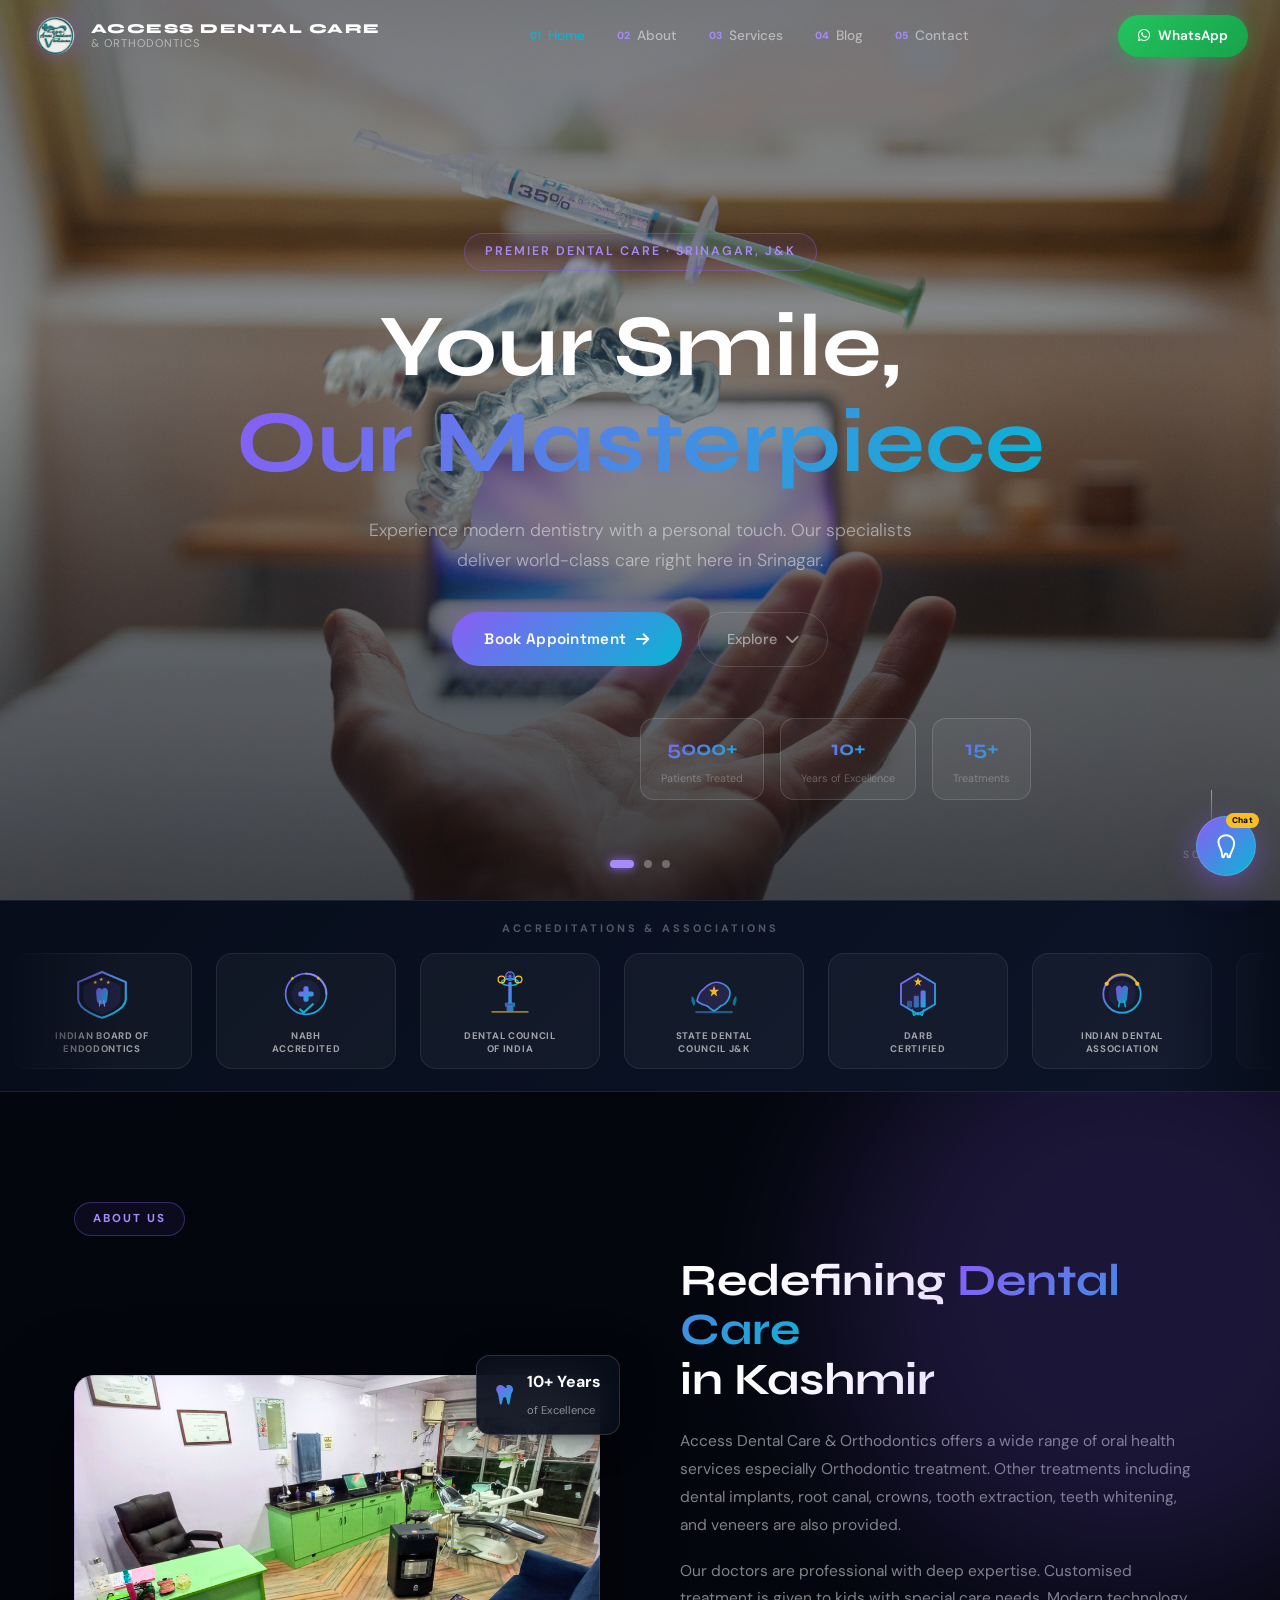
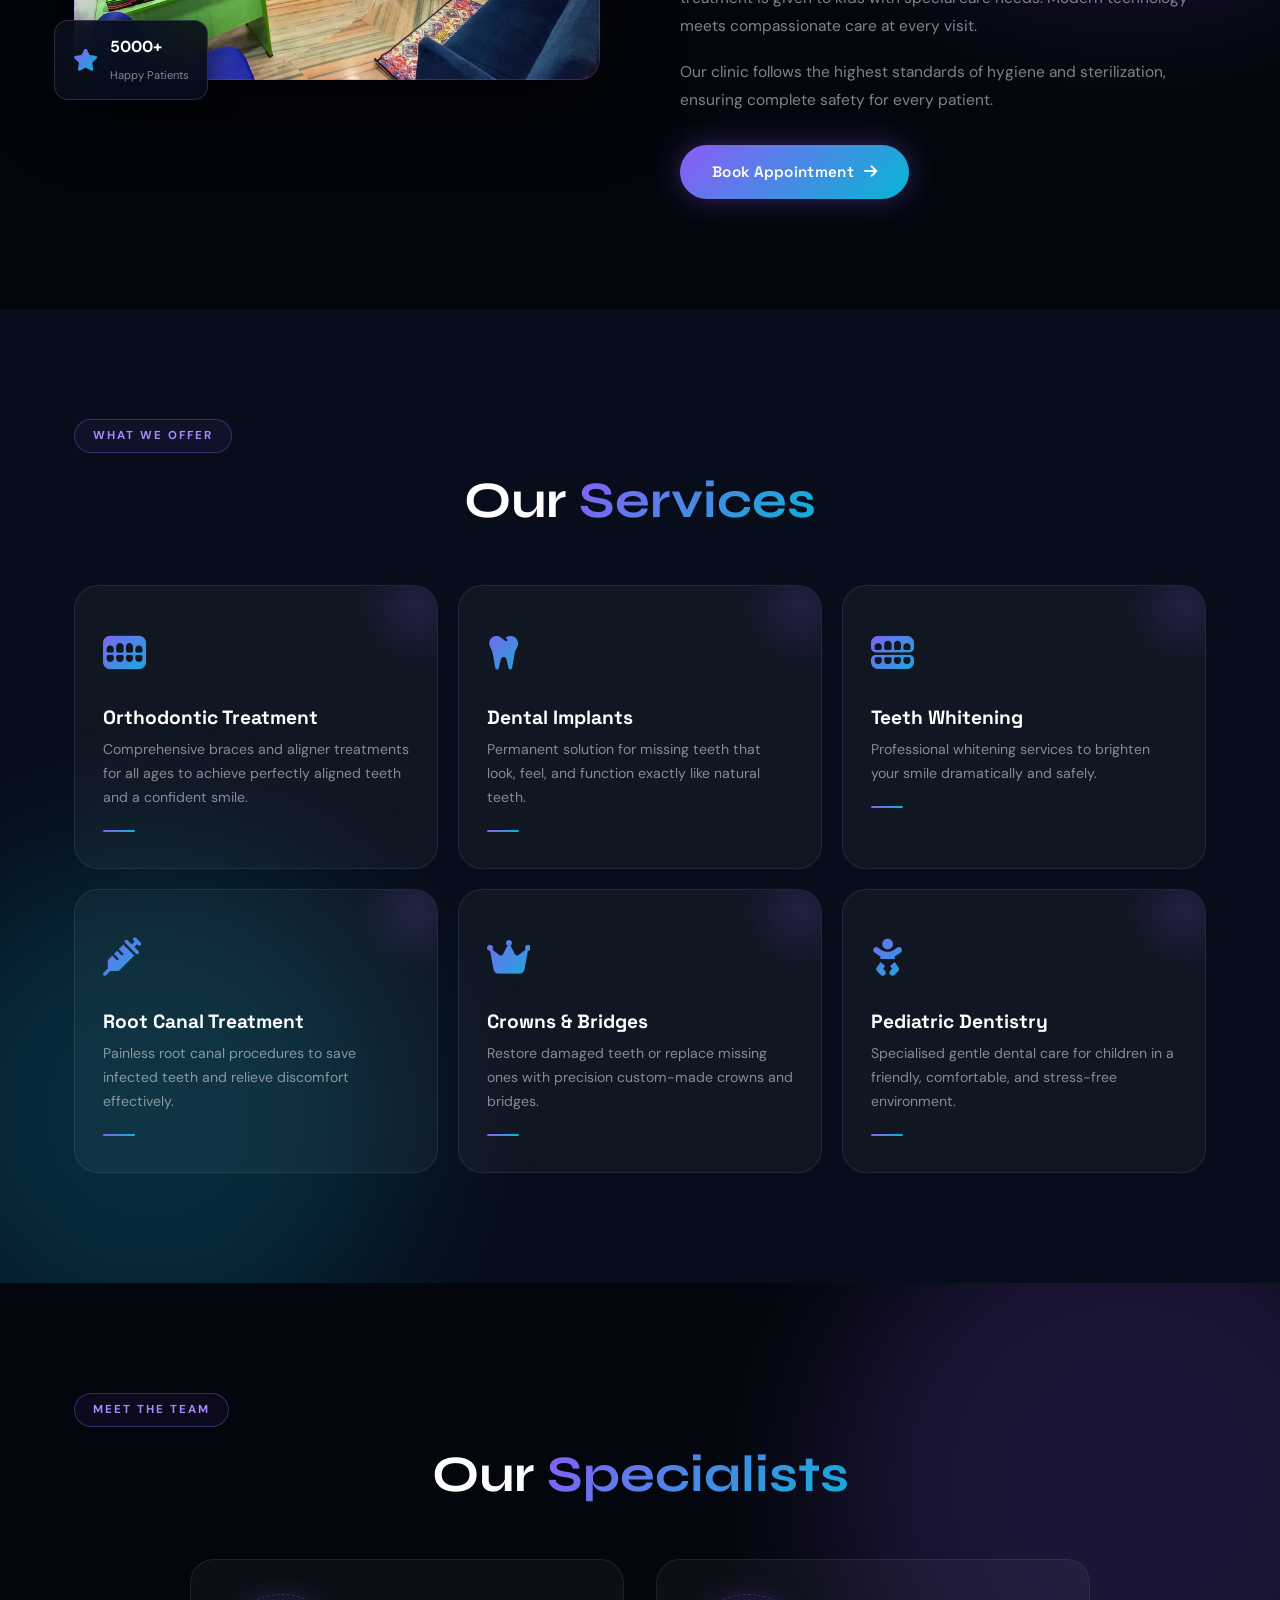
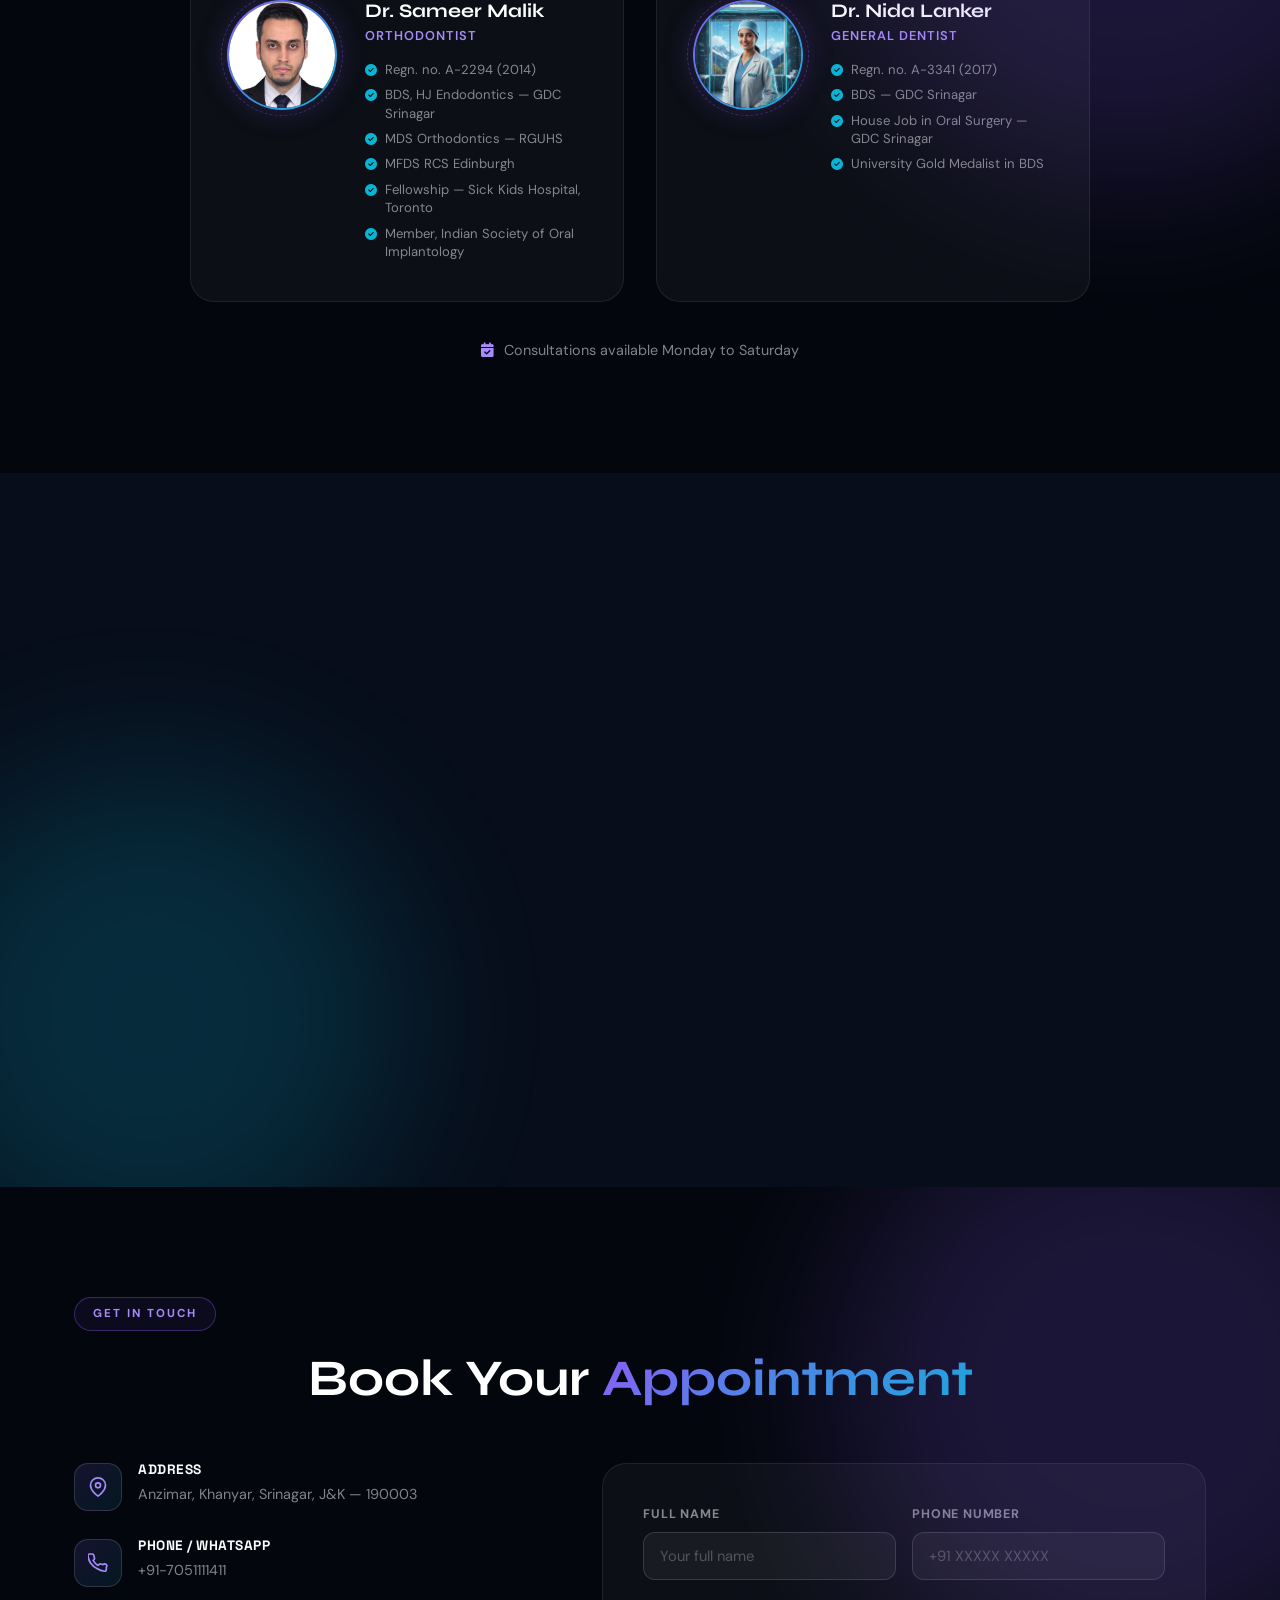
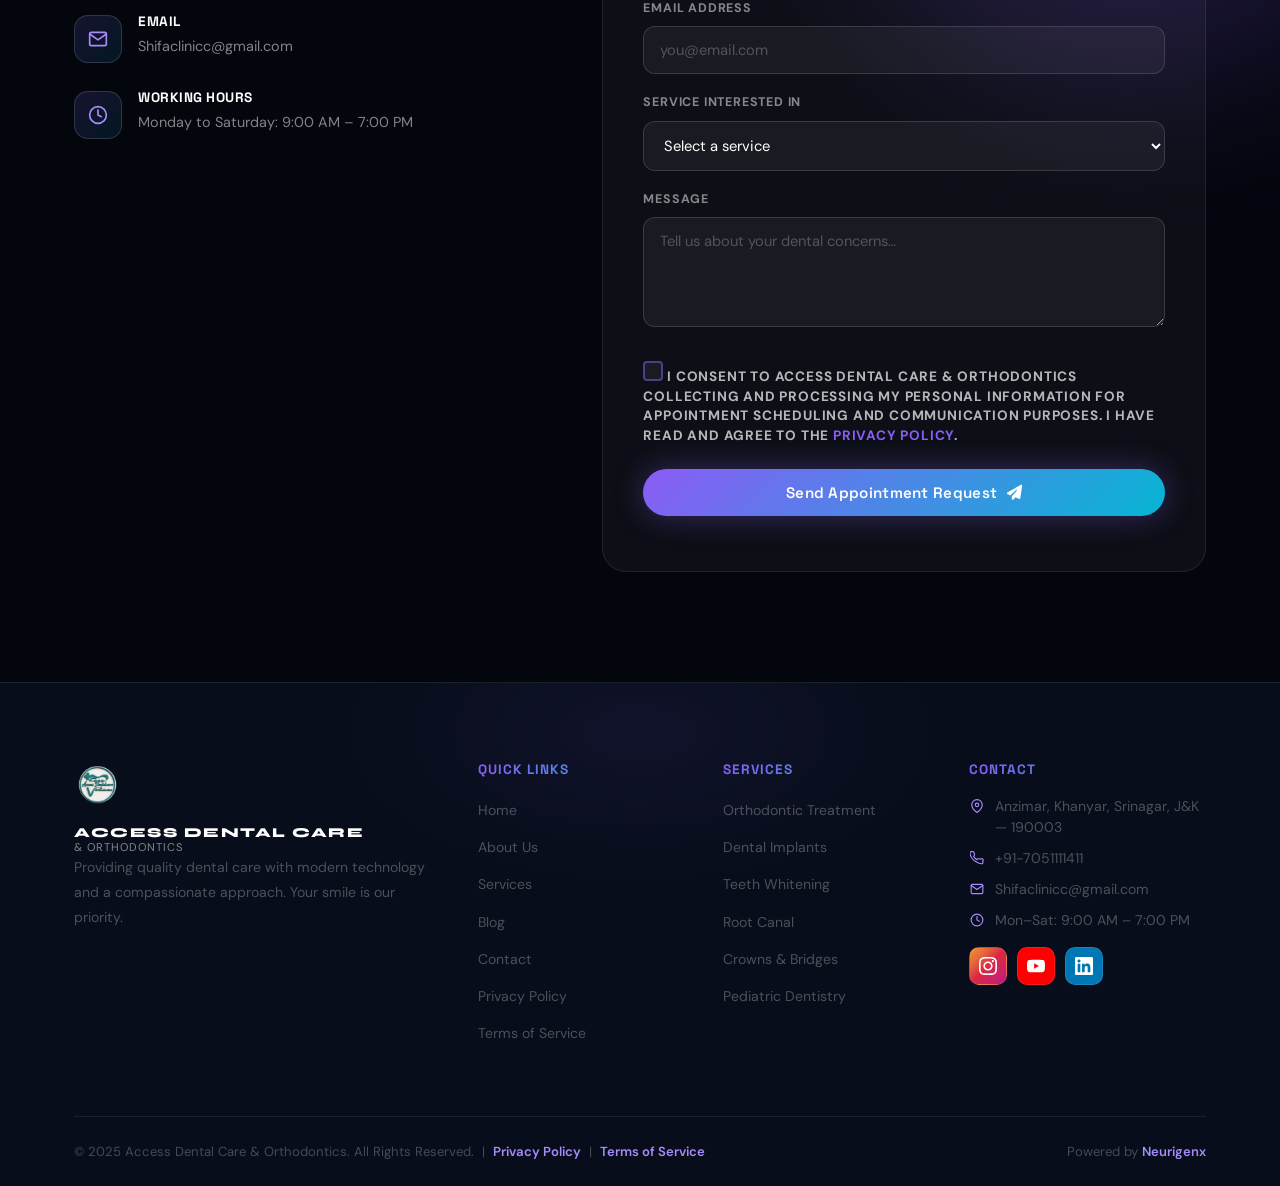
<file: index.html>
<!DOCTYPE html>
<html lang="en">
<head>
  <!-- Google tag (gtag.js) -->
<script async src="https://www.googletagmanager.com/gtag/js?id=G-YGKJQ9YENW"></script>
<script>
  window.dataLayer = window.dataLayer || [];
  function gtag(){dataLayer.push(arguments);}
  gtag('js', new Date());

  gtag('config', 'G-YGKJQ9YENW');
</script>
  <meta charset="UTF-8">
  <meta name="viewport" content="width=device-width, initial-scale=1.0, viewport-fit=cover">
  <meta name="theme-color" content="#03060d">
  <meta name="mobile-web-app-capable" content="yes">
  <meta name="apple-mobile-web-app-status-bar-style" content="black-translucent">
  <title>Access Dental Care & Orthodontics | Best Dental Clinic in Srinagar, Kashmir</title>
  <meta name="description" content="Access Dental Care & Orthodontics — Srinagar's premier dental clinic. Expert orthodontics, dental implants, root canal, teeth whitening & pediatric dentistry. Dr. Sameer Malik (MDS, MFDS RCS Edinburgh) & Dr. Nida Lanker (Gold Medalist BDS). Book today: +91-7051111411.">
  <meta name="keywords" content="dental clinic srinagar, best dentist srinagar, orthodontist srinagar, dental implants srinagar, teeth whitening srinagar, root canal srinagar, braces srinagar, dentist kashmir, pediatric dentist srinagar, access dental care srinagar, dental care orthodontics kashmir">
  <meta name="robots" content="index, follow, max-snippet:-1, max-image-preview:large, max-video-preview:-1">
  <meta name="author" content="Access Dental Care & Orthodontics">
  <link rel="canonical" href="https://accessdentalcare.in/">
  <link rel="sitemap" type="application/xml" href="/sitemap.xml">

  <!-- Open Graph -->
  <meta property="og:type" content="website">
  <meta property="og:url" content="https://accessdentalcare.in/">
  <meta property="og:title" content="Access Dental Care & Orthodontics | Premier Dental Clinic in Srinagar">
  <meta property="og:description" content="Srinagar's most trusted dental clinic. Orthodontics, implants, root canal, whitening & more. Led by internationally trained specialists. Book now.">
  <meta property="og:image" content="https://accessdentalcare.in/clinic-image.png">
  <meta property="og:site_name" content="Access Dental Care & Orthodontics">
  <meta property="og:locale" content="en_IN">

  <!-- Twitter Card -->
  <meta name="twitter:card" content="summary_large_image">
  <meta name="twitter:title" content="Access Dental Care & Orthodontics | Srinagar">
  <meta name="twitter:description" content="Premier dental clinic in Srinagar. Expert orthodontics, implants, root canal & more.">
  <meta name="twitter:image" content="https://accessdentalcare.in/clinic-image.png">

  <!-- Structured Data: LocalBusiness + MedicalClinic -->
  <script type="application/ld+json">
  {
    "@context": "https://schema.org",
    "@type": ["MedicalClinic","LocalBusiness","HealthAndBeautyBusiness"],
    "name": "Access Dental Care & Orthodontics",
    "url": "https://accessdentalcare.in",
    "logo": "https://accessdentalcare.in/logo.png",
    "image": ["https://accessdentalcare.in/clinic-image.png","https://accessdentalcare.in/slide-one.jpg"],
    "description": "Premier dental clinic in Srinagar, Kashmir offering orthodontic treatment, dental implants, root canal treatment, teeth whitening, pediatric dentistry, crowns and bridges. Led by internationally trained specialists Dr. Sameer Malik (MDS, MFDS RCS Edinburgh) and Dr. Nida Lanker (Gold Medalist BDS).",
    "address": {
      "@type": "PostalAddress",
      "streetAddress": "Anzimar, Khanyar",
      "addressLocality": "Srinagar",
      "addressRegion": "Jammu & Kashmir",
      "postalCode": "190003",
      "addressCountry": "IN"
    },
    "geo": {"@type":"GeoCoordinates","latitude":"34.0836","longitude":"74.7973"},
    "telephone": "+91-7051111411",
    "email": "Shifaclinicc@gmail.com",
    "foundingDate": "2014",
    "priceRange": "₹₹",
    "currenciesAccepted": "INR",
    "paymentAccepted": "Cash, UPI, Card",
    "openingHoursSpecification": [
      {"@type":"OpeningHoursSpecification","dayOfWeek":["Monday","Tuesday","Wednesday","Thursday","Friday","Saturday"],"opens":"09:00","closes":"19:00"}
    ],
    "hasMap": "https://maps.google.com/?q=Access+Dental+Care+Srinagar",
    "medicalSpecialty": ["Dentistry","Orthodontics","Implantology"],
    "aggregateRating": {
      "@type": "AggregateRating",
      "ratingValue": "4.9",
      "reviewCount": "127",
      "bestRating": "5"
    },
    "sameAs": [
      "https://www.instagram.com/accessdentalcare",
      "https://www.facebook.com/accessdentalcare"
    ]
  }
  </script>

  <!-- FAQ Schema -->
  <script type="application/ld+json">
  {
    "@context": "https://schema.org",
    "@type": "FAQPage",
    "mainEntity": [
      {"@type":"Question","name":"What dental services does Access Dental Care offer?","acceptedAnswer":{"@type":"Answer","text":"Access Dental Care & Orthodontics offers orthodontic treatment (braces and clear aligners), dental implants, root canal treatment, teeth whitening, crowns and bridges, pediatric dentistry, and general dental care including scaling and polishing."}},
      {"@type":"Question","name":"Where is Access Dental Care located in Srinagar?","acceptedAnswer":{"@type":"Answer","text":"Access Dental Care & Orthodontics is located at Anzimar, Khanyar, Srinagar, Jammu & Kashmir - 190003."}},
      {"@type":"Question","name":"What are the clinic hours?","acceptedAnswer":{"@type":"Answer","text":"The clinic is open Monday to Saturday, 9:00 AM to 7:00 PM. Closed on Sundays."}},
      {"@type":"Question","name":"How can I book a dental appointment in Srinagar?","acceptedAnswer":{"@type":"Answer","text":"You can book an appointment at Access Dental Care by calling or WhatsApping +91-7051111411, or by filling in the online appointment form on our website."}}
    ]
  }
  </script>

  <link rel="stylesheet" href="https://cdnjs.cloudflare.com/ajax/libs/font-awesome/6.4.0/css/all.min.css">
  <link href="https://fonts.googleapis.com/css2?family=Space+Grotesk:wght@300;400;500;600;700&family=Syne:wght@400;500;600;700;800&family=DM+Sans:ital,wght@0,300;0,400;0,500;1,300&display=swap" rel="stylesheet">
  <link rel="stylesheet" href="style.css">
  <script async src="https://pagead2.googlesyndication.com/pagead/js/adsbygoogle.js?client=ca-pub-7815915531609481"
     crossorigin="anonymous"></script>

  <style>
    /* Active nav page highlight */
    .nav-link.active-page { color: var(--cyan) !important; }
    .nav-link.active-page span { color: var(--cyan) !important; }

    /* Social row for footer */
    .social-row { display:flex; gap:12px; margin-top:16px; }
    .social-row a {
      width:36px; height:36px; border-radius:50%;
      background:var(--surface2); border:1px solid var(--border);
      display:flex; align-items:center; justify-content:center;
      color:var(--grey); transition:var(--trans); font-size:0.9rem;
    }
    .social-row a:hover { background:var(--grad); border-color:transparent; color:white; }

    /* Blog preview section */
    .blog-preview-section { padding:80px 0; }
    .blog-preview-grid { display:grid; grid-template-columns:repeat(3,1fr); gap:24px; margin-top:40px; }
    .bp-card {
      background:var(--surface); border:1px solid var(--border);
      border-radius:var(--r2); overflow:hidden; transition:var(--trans);
    }
    .bp-card:hover { border-color:var(--border2); transform:translateY(-4px); }
    .bp-img {
      height:160px; display:flex; align-items:center; justify-content:center;
      font-size:3rem;
      background:linear-gradient(135deg,rgba(139,92,246,0.12),rgba(6,182,212,0.08));
    }
    .bp-body { padding:20px; }
    .bp-cat { font-size:0.68rem; font-weight:600; letter-spacing:0.1em; text-transform:uppercase; color:var(--cyan); margin-bottom:8px; }
    .bp-body h3 { font-size:0.95rem; line-height:1.35; margin-bottom:8px; }
    .bp-body p { font-size:0.82rem; color:var(--grey); line-height:1.65; margin-bottom:12px; }
    .bp-body a { font-size:0.8rem; color:var(--purple2); }
    .bp-body a:hover { color:var(--cyan); }

    /* AdSense slot */
    .adsense-slot {
      background:var(--surface); border:1px solid var(--border);
      border-radius:var(--r); padding:12px; text-align:center;
      margin:40px 0; min-height:90px;
      display:flex; align-items:center; justify-content:center;
    }
    .adsense-label { font-size:0.68rem; color:var(--grey2); text-transform:uppercase; letter-spacing:0.1em; margin-bottom:6px; }

    @media (max-width:768px) { .blog-preview-grid { grid-template-columns:1fr; } }
  </style>
</head>
<body>

<!-- ░░ CURSOR GLOW ░░ -->
<div class="cursor-glow" id="cursorGlow"></div>

<!-- ░░ NOISE OVERLAY ░░ -->
<div class="noise-overlay"></div>

<!-- ═══════════════════════════════════════
     HEADER
═══════════════════════════════════════ -->
<header id="site-header">
  <div class="header-inner">
    <a href="#home" class="logo">
      <img src="logo-trans.png" alt="Access Dental" class="logo-img">
      <div class="logo-words">
        <span class="logo-top">ACCESS DENTAL CARE</span>
        <span class="logo-bot">&amp; ORTHODONTICS</span>
      </div>
    </a>

    <nav class="main-nav" id="mainNav">
      <ul>
        <li><a href="/"          class="nav-link active-page"><span>01</span>Home</a></li>
        <li><a href="/about"     class="nav-link"><span>02</span>About</a></li>
        <li><a href="/services"  class="nav-link"><span>03</span>Services</a></li>
        <li><a href="/blogs"     class="nav-link"><span>04</span>Blog</a></li>
        <li><a href="/contact"   class="nav-link"><span>05</span>Contact</a></li>
      </ul>
    </nav>

    <div class="header-actions">
      <a href="https://wa.me/917051111411" target="_blank" class="wa-btn desktop-wa">
        <i class="fab fa-whatsapp"></i><span>WhatsApp</span>
      </a>
      <button class="hamburger" id="hamburger" aria-label="Menu">
        <span></span><span></span><span></span>
      </button>
    </div>
  </div>
</header>

<!-- Mobile Nav Overlay -->
<div class="nav-overlay" id="navOverlay">
  <button class="nav-overlay-close" id="navClose"><i class="fas fa-times"></i></button>
  <ul>
    <li><a href="/"         class="overlay-link">Home</a></li>
    <li><a href="/about"    class="overlay-link">About</a></li>
    <li><a href="/services" class="overlay-link">Services</a></li>
    <li><a href="/blogs"    class="overlay-link">Blog</a></li>
    <li><a href="/contact"  class="overlay-link">Contact</a></li>
  </ul>
  <a href="https://wa.me/917051111411" target="_blank" class="overlay-wa">
    <i class="fab fa-whatsapp"></i> WhatsApp Us
  </a>
</div>

<!-- Floating Mobile WhatsApp -->
<a href="https://wa.me/917051111411" target="_blank" class="float-wa">
  <i class="fab fa-whatsapp"></i><span>WhatsApp</span>
</a>

<!-- ═══════════════════════════════════════
     HERO
═══════════════════════════════════════ -->
<section class="hero" id="home">
  <!-- 3D orb background -->
  <div class="hero-orbs">
    <div class="orb orb-1"></div>
    <div class="orb orb-2"></div>
    <div class="orb orb-3"></div>
  </div>

  <!-- Grid lines -->
  <div class="hero-grid"></div>

  <!-- Slides -->
  <div class="hero-slides">
    <div class="hero-slide active" style="background-image:url('slide-one.jpg')">
      <div class="slide-dim"></div>
    </div>
    <div class="hero-slide" style="background-image:url('slide-two.jpg')">
      <div class="slide-dim"></div>
    </div>
    <div class="hero-slide" style="background-image:url('slide-three.jpg')">
      <div class="slide-dim"></div>
    </div>
  </div>

  <!-- Content -->
  <div class="hero-content">
    <div class="hero-tag reveal-tag">Premier Dental Care · Srinagar, J&amp;K</div>
    <h1 class="hero-h1">
      <span class="line-wrap"><span class="line" data-slide="0">Your Smile,</span></span>
      <span class="line-wrap"><span class="line grad-text" data-slide="0">Our Masterpiece</span></span>
      <span class="line-wrap"><span class="line" data-slide="1" style="display:none">Advanced</span></span>
      <span class="line-wrap"><span class="line grad-text" data-slide="1" style="display:none">Orthodontics</span></span>
      <span class="line-wrap"><span class="line" data-slide="2" style="display:none">Pain-Free</span></span>
      <span class="line-wrap"><span class="line grad-text" data-slide="2" style="display:none">Dentistry</span></span>
    </h1>
    <p class="hero-sub" id="heroSub">Experience modern dentistry with a personal touch. Our specialists deliver world-class care right here in Srinagar.</p>
    <div class="hero-cta">
      <a href="https://docs.google.com/forms/d/e/1FAIpQLSe-gED_btapLIEsGG2r703JaFSzgeIhJhBLE5tgZHCZd8TIAA/viewform" target="_blank" class="btn-primary">
        <span>Book Appointment</span><i class="fas fa-arrow-right"></i>
      </a>
      <a href="#about" class="btn-ghost">Explore <i class="fas fa-chevron-down"></i></a>
    </div>
  </div>

  <!-- Slide nav -->
  <div class="hero-nav">
    <button class="hero-dot active" data-slide="0"></button>
    <button class="hero-dot" data-slide="1"></button>
    <button class="hero-dot" data-slide="2"></button>
  </div>

  <!-- Scroll cue -->
  <div class="scroll-cue">
    <div class="scroll-line"></div>
    <span>Scroll</span>
  </div>

  <!-- Floating stat chips -->
  <div class="hero-stats">
    <div class="stat-chip"><strong>5000+</strong><span>Patients Treated</span></div>
    <div class="stat-chip"><strong>10+</strong><span>Years of Excellence</span></div>
    <div class="stat-chip"><strong>15+</strong><span>Treatments</span></div>
  </div>
</section>

<!-- ═══════════════════════════════════════
     MARQUEE — Dental Associations
═══════════════════════════════════════ -->
<div class="marquee-section">
  <p class="marquee-eyebrow">Accreditations &amp; Associations</p>
  <div class="marquee-fade-left"></div>
  <div class="marquee-fade-right"></div>
  <div class="marquee-viewport">
    <div class="marquee-rail" id="marqueeRail">

      <!-- IBE -->
      <div class="marquee-card">
        <div class="mcard-logo">
          <svg viewBox="0 0 80 60" xmlns="http://www.w3.org/2000/svg">
            <path d="M40 4 L68 16 L68 36 C68 50 40 58 40 58 C40 58 12 50 12 36 L12 16 Z" fill="none" stroke="url(#g1)" stroke-width="2.5"/>
            <path d="M40 10 L62 20 L62 36 C62 47 40 54 40 54 C40 54 18 47 18 36 L18 20 Z" fill="rgba(139,92,246,0.12)"/>
            <path d="M33 28 Q33 23 37 23 Q40 23 40 26 Q40 23 43 23 Q47 23 47 28 L46 38 Q45 42 40 42 Q35 42 34 38 Z" fill="url(#g1)" opacity="0.9"/>
            <line x1="38" y1="38" x2="37" y2="44" stroke="#a78bfa" stroke-width="1.5" stroke-linecap="round"/>
            <line x1="42" y1="38" x2="43" y2="44" stroke="#a78bfa" stroke-width="1.5" stroke-linecap="round"/>
            <text x="29" y="18" font-size="6" fill="#fbbf24">★</text>
            <text x="37" y="15" font-size="6" fill="#fbbf24">★</text>
            <text x="45" y="18" font-size="6" fill="#fbbf24">★</text>
            <defs><linearGradient id="g1" x1="0%" y1="0%" x2="100%" y2="100%"><stop offset="0%" stop-color="#8b5cf6"/><stop offset="100%" stop-color="#06b6d4"/></linearGradient></defs>
          </svg>
        </div>
        <span class="mcard-name">Indian Board of<br>Endodontics</span>
      </div>

      <!-- NABH -->
      <div class="marquee-card">
        <div class="mcard-logo">
          <svg viewBox="0 0 80 60" xmlns="http://www.w3.org/2000/svg">
            <defs><linearGradient id="g2" x1="0%" y1="0%" x2="100%" y2="100%"><stop offset="0%" stop-color="#8b5cf6"/><stop offset="100%" stop-color="#06b6d4"/></linearGradient></defs>
            <circle cx="40" cy="30" r="24" fill="none" stroke="url(#g2)" stroke-width="2"/>
            <circle cx="40" cy="30" r="17" fill="rgba(139,92,246,0.1)"/>
            <rect x="37" y="21" width="6" height="18" rx="2" fill="url(#g2)"/>
            <rect x="31" y="27" width="18" height="6" rx="2" fill="url(#g2)"/>
            <path d="M40 6 A24 24 0 0 1 64 30" stroke="#a78bfa" stroke-width="2.5" fill="none" stroke-linecap="round" opacity="0.6"/>
            <text x="21" y="14" font-size="6" fill="#fbbf24">★</text>
            <text x="52" y="14" font-size="6" fill="#fbbf24">★</text>
            <path d="M33 48 L37 52 L48 42" stroke="#06b6d4" stroke-width="2.5" fill="none" stroke-linecap="round" stroke-linejoin="round"/>
          </svg>
        </div>
        <span class="mcard-name">NABH<br>Accredited</span>
      </div>

      <!-- DCI -->
      <div class="marquee-card">
        <div class="mcard-logo">
          <svg viewBox="0 0 80 60" xmlns="http://www.w3.org/2000/svg">
            <defs><linearGradient id="g3" x1="0%" y1="0%" x2="100%" y2="100%"><stop offset="0%" stop-color="#8b5cf6"/><stop offset="100%" stop-color="#06b6d4"/></linearGradient></defs>
            <rect x="36" y="44" width="8" height="6" rx="1" fill="url(#g3)" opacity="0.8"/>
            <rect x="34" y="40" width="12" height="5" rx="1" fill="url(#g3)" opacity="0.7"/>
            <rect x="38" y="16" width="4" height="25" rx="1" fill="url(#g3)"/>
            <ellipse cx="40" cy="16" rx="10" ry="4" fill="none" stroke="#06b6d4" stroke-width="2"/>
            <circle cx="30" cy="13" r="4" fill="none" stroke="#fbbf24" stroke-width="1.5"/>
            <circle cx="50" cy="13" r="4" fill="none" stroke="#fbbf24" stroke-width="1.5"/>
            <circle cx="40" cy="9" r="5" fill="none" stroke="url(#g3)" stroke-width="1.5"/>
            <circle cx="40" cy="9" r="1.5" fill="#8b5cf6"/>
            <line x1="40" y1="4" x2="40" y2="14" stroke="#8b5cf6" stroke-width="1" opacity="0.7"/>
            <line x1="35" y1="9" x2="45" y2="9" stroke="#8b5cf6" stroke-width="1" opacity="0.7"/>
            <line x1="36.5" y1="5.5" x2="43.5" y2="12.5" stroke="#8b5cf6" stroke-width="1" opacity="0.5"/>
            <line x1="43.5" y1="5.5" x2="36.5" y2="12.5" stroke="#8b5cf6" stroke-width="1" opacity="0.5"/>
            <rect x="18" y="50" width="44" height="2" rx="1" fill="#fbbf24" opacity="0.6"/>
          </svg>
        </div>
        <span class="mcard-name">Dental Council<br>of India</span>
      </div>

      <!-- State Dental Council -->
      <div class="marquee-card">
        <div class="mcard-logo">
          <svg viewBox="0 0 80 60" xmlns="http://www.w3.org/2000/svg">
            <defs><linearGradient id="g4" x1="0%" y1="0%" x2="100%" y2="100%"><stop offset="0%" stop-color="#8b5cf6"/><stop offset="100%" stop-color="#06b6d4"/></linearGradient></defs>
            <path d="M20 38 Q22 28 28 24 Q32 20 36 18 Q42 15 48 17 Q55 19 58 25 Q60 30 57 36 Q54 42 48 44 Q44 48 40 50 Q36 48 32 44 Q24 42 20 38 Z" fill="rgba(139,92,246,0.15)" stroke="url(#g4)" stroke-width="2"/>
            <polygon points="40,20 41.5,25 46,25 42.5,28 44,33 40,30 36,33 37.5,28 34,25 38.5,25" fill="#fbbf24" opacity="0.95"/>
            <path d="M16 44 Q12 38 14 32 Q18 36 18 42 Z" fill="#06b6d4" opacity="0.6"/>
            <path d="M64 44 Q68 38 66 32 Q62 36 62 42 Z" fill="#06b6d4" opacity="0.6"/>
            <rect x="18" y="50" width="44" height="2.5" rx="1" fill="url(#g4)" opacity="0.5"/>
          </svg>
        </div>
        <span class="mcard-name">State Dental<br>Council J&amp;K</span>
      </div>

      <!-- DARB -->
      <div class="marquee-card">
        <div class="mcard-logo">
          <svg viewBox="0 0 80 60" xmlns="http://www.w3.org/2000/svg">
            <defs><linearGradient id="g5" x1="0%" y1="0%" x2="100%" y2="100%"><stop offset="0%" stop-color="#8b5cf6"/><stop offset="100%" stop-color="#06b6d4"/></linearGradient></defs>
            <polygon points="40,6 60,18 60,42 40,54 20,42 20,18" fill="rgba(139,92,246,0.1)" stroke="url(#g5)" stroke-width="2.2"/>
            <rect x="27" y="38" width="6" height="8" rx="1.5" fill="url(#g5)" opacity="0.5"/>
            <rect x="35" y="32" width="6" height="14" rx="1.5" fill="url(#g5)" opacity="0.7"/>
            <rect x="43" y="26" width="6" height="20" rx="1.5" fill="url(#g5)"/>
            <polygon points="40,10 41.2,14 45,14 42,16.5 43.2,20.5 40,18 36.8,20.5 38,16.5 35,14 38.8,14" fill="#fbbf24"/>
            <path d="M33 48 L35 55 L40 52 L45 55 L47 48" fill="none" stroke="#06b6d4" stroke-width="1.8" stroke-linejoin="round"/>
          </svg>
        </div>
        <span class="mcard-name">DARB<br>Certified</span>
      </div>

      <!-- IDA -->
      <div class="marquee-card">
        <div class="mcard-logo">
          <svg viewBox="0 0 80 60" xmlns="http://www.w3.org/2000/svg">
            <defs><linearGradient id="g6" x1="0%" y1="0%" x2="100%" y2="100%"><stop offset="0%" stop-color="#8b5cf6"/><stop offset="100%" stop-color="#06b6d4"/></linearGradient></defs>
            <circle cx="40" cy="30" r="22" fill="none" stroke="url(#g6)" stroke-width="2.2"/>
            <circle cx="40" cy="30" r="16" fill="rgba(139,92,246,0.08)"/>
            <path d="M33 26 Q32 21 36 20 Q38.5 20 40 22.5 Q41.5 20 44 20 Q48 21 47 26 L46 36 Q45 41 40 41 Q35 41 34 36 Z" fill="url(#g6)" opacity="0.85"/>
            <line x1="37.5" y1="38" x2="36" y2="45" stroke="#06b6d4" stroke-width="1.8" stroke-linecap="round"/>
            <line x1="42.5" y1="38" x2="44" y2="45" stroke="#06b6d4" stroke-width="1.8" stroke-linecap="round"/>
            <path d="M22 18 A20 20 0 0 1 58 18" stroke="#fbbf24" stroke-width="2" fill="none" stroke-linecap="round" opacity="0.8"/>
            <circle cx="22" cy="18" r="2.5" fill="#fbbf24"/>
            <circle cx="58" cy="18" r="2.5" fill="#fbbf24"/>
          </svg>
        </div>
        <span class="mcard-name">Indian Dental<br>Association</span>
      </div>

      <!-- DUPLICATE SET for seamless loop -->
      <div class="marquee-card">
        <div class="mcard-logo">
          <svg viewBox="0 0 80 60" xmlns="http://www.w3.org/2000/svg">
            <defs><linearGradient id="g1b" x1="0%" y1="0%" x2="100%" y2="100%"><stop offset="0%" stop-color="#8b5cf6"/><stop offset="100%" stop-color="#06b6d4"/></linearGradient></defs>
            <path d="M40 4 L68 16 L68 36 C68 50 40 58 40 58 C40 58 12 50 12 36 L12 16 Z" fill="none" stroke="url(#g1b)" stroke-width="2.5"/>
            <path d="M40 10 L62 20 L62 36 C62 47 40 54 40 54 C40 54 18 47 18 36 L18 20 Z" fill="rgba(139,92,246,0.12)"/>
            <path d="M33 28 Q33 23 37 23 Q40 23 40 26 Q40 23 43 23 Q47 23 47 28 L46 38 Q45 42 40 42 Q35 42 34 38 Z" fill="url(#g1b)" opacity="0.9"/>
            <line x1="38" y1="38" x2="37" y2="44" stroke="#a78bfa" stroke-width="1.5" stroke-linecap="round"/>
            <line x1="42" y1="38" x2="43" y2="44" stroke="#a78bfa" stroke-width="1.5" stroke-linecap="round"/>
            <text x="29" y="18" font-size="6" fill="#fbbf24">★</text><text x="37" y="15" font-size="6" fill="#fbbf24">★</text><text x="45" y="18" font-size="6" fill="#fbbf24">★</text>
          </svg>
        </div>
        <span class="mcard-name">Indian Board of<br>Endodontics</span>
      </div>
      <div class="marquee-card">
        <div class="mcard-logo">
          <svg viewBox="0 0 80 60" xmlns="http://www.w3.org/2000/svg">
            <defs><linearGradient id="g2b" x1="0%" y1="0%" x2="100%" y2="100%"><stop offset="0%" stop-color="#8b5cf6"/><stop offset="100%" stop-color="#06b6d4"/></linearGradient></defs>
            <circle cx="40" cy="30" r="24" fill="none" stroke="url(#g2b)" stroke-width="2"/>
            <circle cx="40" cy="30" r="17" fill="rgba(139,92,246,0.1)"/>
            <rect x="37" y="21" width="6" height="18" rx="2" fill="url(#g2b)"/>
            <rect x="31" y="27" width="18" height="6" rx="2" fill="url(#g2b)"/>
            <path d="M40 6 A24 24 0 0 1 64 30" stroke="#a78bfa" stroke-width="2.5" fill="none" stroke-linecap="round" opacity="0.6"/>
            <text x="21" y="14" font-size="6" fill="#fbbf24">★</text><text x="52" y="14" font-size="6" fill="#fbbf24">★</text>
            <path d="M33 48 L37 52 L48 42" stroke="#06b6d4" stroke-width="2.5" fill="none" stroke-linecap="round" stroke-linejoin="round"/>
          </svg>
        </div>
        <span class="mcard-name">NABH<br>Accredited</span>
      </div>
      <div class="marquee-card">
        <div class="mcard-logo">
          <svg viewBox="0 0 80 60" xmlns="http://www.w3.org/2000/svg">
            <defs><linearGradient id="g3b" x1="0%" y1="0%" x2="100%" y2="100%"><stop offset="0%" stop-color="#8b5cf6"/><stop offset="100%" stop-color="#06b6d4"/></linearGradient></defs>
            <rect x="36" y="44" width="8" height="6" rx="1" fill="url(#g3b)" opacity="0.8"/><rect x="34" y="40" width="12" height="5" rx="1" fill="url(#g3b)" opacity="0.7"/><rect x="38" y="16" width="4" height="25" rx="1" fill="url(#g3b)"/>
            <ellipse cx="40" cy="16" rx="10" ry="4" fill="none" stroke="#06b6d4" stroke-width="2"/>
            <circle cx="30" cy="13" r="4" fill="none" stroke="#fbbf24" stroke-width="1.5"/><circle cx="50" cy="13" r="4" fill="none" stroke="#fbbf24" stroke-width="1.5"/>
            <circle cx="40" cy="9" r="5" fill="none" stroke="url(#g3b)" stroke-width="1.5"/><circle cx="40" cy="9" r="1.5" fill="#8b5cf6"/>
            <line x1="40" y1="4" x2="40" y2="14" stroke="#8b5cf6" stroke-width="1" opacity="0.7"/><line x1="35" y1="9" x2="45" y2="9" stroke="#8b5cf6" stroke-width="1" opacity="0.7"/>
            <rect x="18" y="50" width="44" height="2" rx="1" fill="#fbbf24" opacity="0.6"/>
          </svg>
        </div>
        <span class="mcard-name">Dental Council<br>of India</span>
      </div>
      <div class="marquee-card">
        <div class="mcard-logo">
          <svg viewBox="0 0 80 60" xmlns="http://www.w3.org/2000/svg">
            <defs><linearGradient id="g4b" x1="0%" y1="0%" x2="100%" y2="100%"><stop offset="0%" stop-color="#8b5cf6"/><stop offset="100%" stop-color="#06b6d4"/></linearGradient></defs>
            <path d="M20 38 Q22 28 28 24 Q32 20 36 18 Q42 15 48 17 Q55 19 58 25 Q60 30 57 36 Q54 42 48 44 Q44 48 40 50 Q36 48 32 44 Q24 42 20 38 Z" fill="rgba(139,92,246,0.15)" stroke="url(#g4b)" stroke-width="2"/>
            <polygon points="40,20 41.5,25 46,25 42.5,28 44,33 40,30 36,33 37.5,28 34,25 38.5,25" fill="#fbbf24"/>
            <path d="M16 44 Q12 38 14 32 Q18 36 18 42 Z" fill="#06b6d4" opacity="0.6"/><path d="M64 44 Q68 38 66 32 Q62 36 62 42 Z" fill="#06b6d4" opacity="0.6"/>
            <rect x="18" y="50" width="44" height="2.5" rx="1" fill="url(#g4b)" opacity="0.5"/>
          </svg>
        </div>
        <span class="mcard-name">State Dental<br>Council J&amp;K</span>
      </div>
      <div class="marquee-card">
        <div class="mcard-logo">
          <svg viewBox="0 0 80 60" xmlns="http://www.w3.org/2000/svg">
            <defs><linearGradient id="g5b" x1="0%" y1="0%" x2="100%" y2="100%"><stop offset="0%" stop-color="#8b5cf6"/><stop offset="100%" stop-color="#06b6d4"/></linearGradient></defs>
            <polygon points="40,6 60,18 60,42 40,54 20,42 20,18" fill="rgba(139,92,246,0.1)" stroke="url(#g5b)" stroke-width="2.2"/>
            <rect x="27" y="38" width="6" height="8" rx="1.5" fill="url(#g5b)" opacity="0.5"/><rect x="35" y="32" width="6" height="14" rx="1.5" fill="url(#g5b)" opacity="0.7"/><rect x="43" y="26" width="6" height="20" rx="1.5" fill="url(#g5b)"/>
            <polygon points="40,10 41.2,14 45,14 42,16.5 43.2,20.5 40,18 36.8,20.5 38,16.5 35,14 38.8,14" fill="#fbbf24"/>
            <path d="M33 48 L35 55 L40 52 L45 55 L47 48" fill="none" stroke="#06b6d4" stroke-width="1.8" stroke-linejoin="round"/>
          </svg>
        </div>
        <span class="mcard-name">DARB<br>Certified</span>
      </div>
      <div class="marquee-card">
        <div class="mcard-logo">
          <svg viewBox="0 0 80 60" xmlns="http://www.w3.org/2000/svg">
            <defs><linearGradient id="g6b" x1="0%" y1="0%" x2="100%" y2="100%"><stop offset="0%" stop-color="#8b5cf6"/><stop offset="100%" stop-color="#06b6d4"/></linearGradient></defs>
            <circle cx="40" cy="30" r="22" fill="none" stroke="url(#g6b)" stroke-width="2.2"/><circle cx="40" cy="30" r="16" fill="rgba(139,92,246,0.08)"/>
            <path d="M33 26 Q32 21 36 20 Q38.5 20 40 22.5 Q41.5 20 44 20 Q48 21 47 26 L46 36 Q45 41 40 41 Q35 41 34 36 Z" fill="url(#g6b)" opacity="0.85"/>
            <line x1="37.5" y1="38" x2="36" y2="45" stroke="#06b6d4" stroke-width="1.8" stroke-linecap="round"/><line x1="42.5" y1="38" x2="44" y2="45" stroke="#06b6d4" stroke-width="1.8" stroke-linecap="round"/>
            <path d="M22 18 A20 20 0 0 1 58 18" stroke="#fbbf24" stroke-width="2" fill="none" stroke-linecap="round" opacity="0.8"/>
            <circle cx="22" cy="18" r="2.5" fill="#fbbf24"/><circle cx="58" cy="18" r="2.5" fill="#fbbf24"/>
          </svg>
        </div>
        <span class="mcard-name">Indian Dental<br>Association</span>
      </div>

    </div>
  </div>
</div>

<!-- ═══════════════════════════════════════
     ABOUT
═══════════════════════════════════════ -->
<section class="section about-section" id="about">
  <div class="section-bg-glow glow-purple"></div>
  <div class="container">
    <div class="section-label reveal">About Us</div>
    <div class="about-grid">
      <div class="about-visual reveal-left">
        <div class="img-frame">
          <img src="clinic-image.png" alt="Access Dental Care Clinic">
          <div class="img-border-glow"></div>
        </div>
        <div class="float-badge float-badge-1">
          <i class="fas fa-tooth"></i>
          <div><strong>10+ Years</strong><span>of Excellence</span></div>
        </div>
        <div class="float-badge float-badge-2">
          <i class="fas fa-star"></i>
          <div><strong>5000+</strong><span>Happy Patients</span></div>
        </div>
      </div>
      <div class="about-text reveal-right">
        <h2 class="section-h2">Redefining <span class="grad-text">Dental Care</span><br>in Kashmir</h2>
        <p>Access Dental Care &amp; Orthodontics offers a wide range of oral health services especially Orthodontic treatment. Other treatments including dental implants, root canal, crowns, tooth extraction, teeth whitening, and veneers are also provided.</p>
        <p>Our doctors are professional with deep expertise. Customised treatment is given to kids with special care needs. Modern technology meets compassionate care at every visit.</p>
        <p>Our clinic follows the highest standards of hygiene and sterilization, ensuring complete safety for every patient.</p>
        <a href="https://docs.google.com/forms/d/e/1FAIpQLSe-gED_btapLIEsGG2r703JaFSzgeIhJhBLE5tgZHCZd8TIAA/viewform" target="_blank" class="btn-primary">
          <span>Book Appointment</span><i class="fas fa-arrow-right"></i>
        </a>
      </div>
    </div>
  </div>
</section>

<!-- ═══════════════════════════════════════
     SERVICES
═══════════════════════════════════════ -->
<section class="section services-section" id="services">
  <div class="section-bg-glow glow-cyan"></div>
  <div class="container">
    <div class="section-label reveal">What We Offer</div>
    <h2 class="section-h2 text-center reveal">Our <span class="grad-text">Services</span></h2>
    <div class="services-grid">
      <div class="service-card reveal-up" style="--d:0ms">
        <div class="sc-icon"><i class="fas fa-teeth"></i></div>
        <div class="sc-glow"></div>
        <h3>Orthodontic Treatment</h3>
        <p>Comprehensive braces and aligner treatments for all ages to achieve perfectly aligned teeth and a confident smile.</p>
        <div class="sc-line"></div>
      </div>
      <div class="service-card reveal-up" style="--d:80ms">
        <div class="sc-icon"><i class="fas fa-tooth"></i></div>
        <div class="sc-glow"></div>
        <h3>Dental Implants</h3>
        <p>Permanent solution for missing teeth that look, feel, and function exactly like natural teeth.</p>
        <div class="sc-line"></div>
      </div>
      <div class="service-card reveal-up" style="--d:160ms">
        <div class="sc-icon"><i class="fas fa-teeth-open"></i></div>
        <div class="sc-glow"></div>
        <h3>Teeth Whitening</h3>
        <p>Professional whitening services to brighten your smile dramatically and safely.</p>
        <div class="sc-line"></div>
      </div>
      <div class="service-card reveal-up" style="--d:240ms">
        <div class="sc-icon"><i class="fas fa-syringe"></i></div>
        <div class="sc-glow"></div>
        <h3>Root Canal Treatment</h3>
        <p>Painless root canal procedures to save infected teeth and relieve discomfort effectively.</p>
        <div class="sc-line"></div>
      </div>
      <div class="service-card reveal-up" style="--d:320ms">
        <div class="sc-icon"><i class="fas fa-crown"></i></div>
        <div class="sc-glow"></div>
        <h3>Crowns &amp; Bridges</h3>
        <p>Restore damaged teeth or replace missing ones with precision custom-made crowns and bridges.</p>
        <div class="sc-line"></div>
      </div>
      <div class="service-card reveal-up" style="--d:400ms">
        <div class="sc-icon"><i class="fas fa-baby"></i></div>
        <div class="sc-glow"></div>
        <h3>Pediatric Dentistry</h3>
        <p>Specialised gentle dental care for children in a friendly, comfortable, and stress-free environment.</p>
        <div class="sc-line"></div>
      </div>
    </div>
  </div>
</section>

<!-- ═══════════════════════════════════════
     SPECIALISTS
═══════════════════════════════════════ -->
<section class="section specialists-section" id="specialists">
  <div class="section-bg-glow glow-purple"></div>
  <div class="container">
    <div class="section-label reveal">Meet the Team</div>
    <h2 class="section-h2 text-center reveal">Our <span class="grad-text">Specialists</span></h2>
    <div class="specialists-grid">

      <div class="specialist-card reveal-up" style="--d:0ms">
        <div class="spec-img-wrap">
          <img src="sameer-photo.png" alt="Dr. Sameer Malik">
          <div class="spec-img-ring"></div>
        </div>
        <div class="spec-info">
          <h3>Dr. Sameer Malik</h3>
          <p class="spec-title">Orthodontist</p>
          <ul class="spec-creds">
            <li><i class="fas fa-check-circle"></i> Regn. no. A-2294 (2014)</li>
            <li><i class="fas fa-check-circle"></i> BDS, HJ Endodontics — GDC Srinagar</li>
            <li><i class="fas fa-check-circle"></i> MDS Orthodontics — RGUHS</li>
            <li><i class="fas fa-check-circle"></i> MFDS RCS Edinburgh</li>
            <li><i class="fas fa-check-circle"></i> Fellowship — Sick Kids Hospital, Toronto</li>
            <li><i class="fas fa-check-circle"></i> Member, Indian Society of Oral Implantology</li>
          </ul>
        </div>
      </div>

      <div class="specialist-card reveal-up" style="--d:150ms">
        <div class="spec-img-wrap">
          <img src="nida-photo.png" alt="Dr. Nida Lanker">
          <div class="spec-img-ring"></div>
        </div>
        <div class="spec-info">
          <h3>Dr. Nida Lanker</h3>
          <p class="spec-title">General Dentist</p>
          <ul class="spec-creds">
            <li><i class="fas fa-check-circle"></i> Regn. no. A-3341 (2017)</li>
            <li><i class="fas fa-check-circle"></i> BDS — GDC Srinagar</li>
            <li><i class="fas fa-check-circle"></i> House Job in Oral Surgery — GDC Srinagar</li>
            <li><i class="fas fa-check-circle"></i> University Gold Medalist in BDS</li>
          </ul>
        </div>
      </div>

    </div>
    <p class="consult-note reveal"><i class="fas fa-calendar-check"></i> Consultations available Monday to Saturday</p>
  </div>
</section>

<!-- ═══════════════════════════════════════
     TESTIMONIALS
═══════════════════════════════════════ -->
<section class="section testimonials-section" id="testimonials">
  <div class="section-bg-glow glow-cyan"></div>
  <div class="container">
    <div class="section-label reveal">Patient Stories</div>
    <h2 class="section-h2 text-center reveal">What Our <span class="grad-text">Patients Say</span></h2>
    <div class="testi-slider reveal">
      <div class="testi-slide active">
        <div class="testi-quote">"</div>
        <div class="stars">★★★★★</div>
        <p class="testi-text">Doctor Sameer was exceptionally spot-on with the diagnosis and treatment planning. He treated me with less invasive procedures and the results were amazing. He communicates well and is very approachable. Highly recommend!</p>
        <div class="testi-author"><strong>— Gazal</strong></div>
      </div>
      <div class="testi-slide">
        <div class="testi-quote">"</div>
        <div class="stars">★★★★★</div>
        <p class="testi-text">If you're looking for excellent dental care, this clinic is a fantastic choice! Dr. Nida is highly skilled, incredibly gentle, and especially great with kids. The rates are very reasonable. Highly recommended!</p>
        <div class="testi-author"><strong>— M Faheem</strong></div>
      </div>
      <div class="testi-slide">
        <div class="testi-quote">"</div>
        <div class="stars">★★★★★</div>
        <p class="testi-text">Dr Sameer is exceptionally good and a thorough professional. He does regular follow-ups with complete empathy. I had fear of dentists before but my perception has completely changed. Thank you for treating with utmost care!</p>
        <div class="testi-author"><strong>— Navreen</strong></div>
      </div>
      <div class="testi-dots">
        <button class="tdot active" data-t="0"></button>
        <button class="tdot" data-t="1"></button>
        <button class="tdot" data-t="2"></button>
      </div>
    </div>
  </div>
</section>

<!-- ═══════════════════════════════════════
     CONTACT
═══════════════════════════════════════ -->
<section class="section contact-section" id="contact">
  <div class="section-bg-glow glow-purple"></div>
  <div class="container">
    <div class="section-label reveal">Get In Touch</div>
    <h2 class="section-h2 text-center reveal">Book Your <span class="grad-text">Appointment</span></h2>
    <div class="contact-grid">

      <!-- Info -->
      <div class="contact-info reveal-left">
        <div class="ci-item">
          <div class="ci-icon">
            <svg viewBox="0 0 24 24" fill="none" stroke="currentColor" stroke-width="2" stroke-linecap="round" stroke-linejoin="round"><path d="M21 10c0 7-9 13-9 13S3 17 3 10a9 9 0 0118 0z"/><circle cx="12" cy="10" r="3"/></svg>
          </div>
          <div><h4>Address</h4><p>Anzimar, Khanyar, Srinagar, J&amp;K — 190003</p></div>
        </div>
        <div class="ci-item">
          <div class="ci-icon">
            <svg viewBox="0 0 24 24" fill="none" stroke="currentColor" stroke-width="2" stroke-linecap="round" stroke-linejoin="round"><path d="M22 16.92v3a2 2 0 01-2.18 2 19.79 19.79 0 01-8.63-3.07A19.5 19.5 0 013.07 12a19.79 19.79 0 01-3.07-8.67A2 2 0 012 1.18h3a2 2 0 012 1.72 12.84 12.84 0 00.7 2.81 2 2 0 01-.45 2.11L6.09 8.91a16 16 0 006 6l1.27-1.27a2 2 0 012.11-.45 12.84 12.84 0 002.81.7A2 2 0 0122 16.92z"/></svg>
          </div>
          <div><h4>Phone / WhatsApp</h4><p>+91-7051111411</p></div>
        </div>
        <div class="ci-item">
          <div class="ci-icon">
            <svg viewBox="0 0 24 24" fill="none" stroke="currentColor" stroke-width="2" stroke-linecap="round" stroke-linejoin="round"><path d="M4 4h16c1.1 0 2 .9 2 2v12c0 1.1-.9 2-2 2H4c-1.1 0-2-.9-2-2V6c0-1.1.9-2 2-2z"/><polyline points="22,6 12,13 2,6"/></svg>
          </div>
          <div><h4>Email</h4><p>Shifaclinicc@gmail.com</p></div>
        </div>
        <div class="ci-item">
          <div class="ci-icon">
            <svg viewBox="0 0 24 24" fill="none" stroke="currentColor" stroke-width="2" stroke-linecap="round" stroke-linejoin="round"><circle cx="12" cy="12" r="10"/><polyline points="12,6 12,12 16,14"/></svg>
          </div>
          <div><h4>Working Hours</h4><p>Monday to Saturday: 9:00 AM – 7:00 PM</p></div>
        </div>
      </div>

      <!-- Form -->
<div class="contact-form-wrap reveal-right">
  <form id="appointmentForm" class="appt-form" action="https://formspree.io/f/https://formspree.io/f/xbdpoolw" method="POST">
    <!-- Add this hidden field to identify submissions -->
    <input type="hidden" name="_subject" value="New Appointment Request - Access Dental Care">
    <input type="hidden" name="_replyto" id="replytoEmail">
    
    <div class="form-row">
  <div class="form-group">
    <label for="name">Full Name</label>
    <input type="text" id="name" name="name" autocomplete="name" class="form-control" placeholder="Your full name" required>
  </div>
  <div class="form-group">
    <label for="phone">Phone Number</label>
    <input type="tel" id="phone" name="phone" autocomplete="tel" class="form-control" placeholder="+91 XXXXX XXXXX" required>
  </div>
</div>
<div class="form-group">
  <label for="email">Email Address</label>
  <input type="email" id="email" name="email" autocomplete="email" class="form-control" placeholder="you@email.com" required>
</div>
<div class="form-group">
  <label for="service">Service Interested In</label>
  <select id="service" name="service" autocomplete="off" class="form-control" required>
    <option value="">Select a service</option>
    <option value="Orthodontic Treatment">Orthodontic Treatment</option>
    <option value="Dental Implants">Dental Implants</option>
    <option value="Teeth Whitening">Teeth Whitening</option>
    <option value="Root Canal">Root Canal</option>
    <option value="Crowns & Bridges">Crowns & Bridges</option>
    <option value="Pediatric Dentistry">Pediatric Dentistry</option>
    <option value="Other">Other</option>
  </select>
</div>
    <div class="form-group">
      <label for="message">Message</label>
      <textarea id="message" name="message" class="form-control" rows="4" placeholder="Tell us about your dental concerns…"></textarea>
    </div>
    
    <!-- Consent Checkbox -->
    <div class="form-group consent-group">
      <label class="consent-checkbox">
        <input type="checkbox" id="consentCheckbox" name="consent" value="yes" required>
        <span class="checkmark"></span>
        <span class="consent-text">
          I consent to Access Dental Care & Orthodontics collecting and processing my personal information 
          for appointment scheduling and communication purposes. I have read and agree to the 
          <a href="/privacy-policy" target="_blank">Privacy Policy</a>.
        </span>
      </label>
    </div>
    
    <button type="submit" class="btn-primary full-w" id="submitBtn">
      <span>Send Appointment Request</span><i class="fas fa-paper-plane"></i>
    </button>
    
    <div id="formStatus" style="margin-top: 15px; text-align: center;"></div>
  </form>
</div>
</div>
  </div>
</section>

<!-- ═══════════════════════════════════════
     FOOTER
═══════════════════════════════════════ -->
<footer class="site-footer">
  <div class="footer-glow"></div>
  <div class="container">
    <div class="footer-grid">
      <div class="fc brand-col">
        <img src="logo-trans.png" alt="Access Dental" class="footer-logo"> 
        <div class="logo-words">
        <span class="logo-top">ACCESS DENTAL CARE</span>
        <span class="logo-bot">&amp; ORTHODONTICS</span>
      </div>
        <p>Providing quality dental care with modern technology and a compassionate approach. Your smile is our priority.</p>
      </div>
      <div class="fc">
        <h4>Quick Links</h4>
        <ul>
          <li><a href="/">Home</a></li>
          <li><a href="/about">About Us</a></li>
          <li><a href="/services">Services</a></li>
          <li><a href="/blogs">Blog</a></li>
          <li><a href="/contact">Contact</a></li>
          <li><a href="/privacy-policy">Privacy Policy</a></li>
          <li><a href="/terms-of-service">Terms of Service</a></li>
        </ul>
      </div>
      <div class="fc">
        <h4>Services</h4>
        <ul>
          <li><a href="/services#orthodontics">Orthodontic Treatment</a></li>
          <li><a href="/services#implants">Dental Implants</a></li>
          <li><a href="/services#whitening">Teeth Whitening</a></li>
          <li><a href="/services#root-canal">Root Canal</a></li>
          <li><a href="/services#crowns">Crowns &amp; Bridges</a></li>
          <li><a href="/services#pediatric">Pediatric Dentistry</a></li>
        </ul>
      </div>
      <div class="fc">
        <h4>Contact</h4>
        <ul class="contact-list">
          <li>
            <span class="footer-icon">
              <svg viewBox="0 0 24 24" fill="none" stroke="currentColor" stroke-width="2" stroke-linecap="round" stroke-linejoin="round"><path d="M21 10c0 7-9 13-9 13S3 17 3 10a9 9 0 0118 0z"/><circle cx="12" cy="10" r="3"/></svg>
            </span>
            Anzimar, Khanyar, Srinagar, J&amp;K — 190003
          </li>
          <li>
            <span class="footer-icon">
              <svg viewBox="0 0 24 24" fill="none" stroke="currentColor" stroke-width="2" stroke-linecap="round" stroke-linejoin="round"><path d="M22 16.92v3a2 2 0 01-2.18 2 19.79 19.79 0 01-8.63-3.07A19.5 19.5 0 013.07 12a19.79 19.79 0 01-3.07-8.67A2 2 0 012 1.18h3a2 2 0 012 1.72 12.84 12.84 0 00.7 2.81 2 2 0 01-.45 2.11L6.09 8.91a16 16 0 006 6l1.27-1.27a2 2 0 012.11-.45 12.84 12.84 0 002.81.7A2 2 0 0122 16.92z"/></svg>
            </span>
            <a href="tel:+917051111411">+91-7051111411</a>
          </li>
          <li>
            <span class="footer-icon">
              <svg viewBox="0 0 24 24" fill="none" stroke="currentColor" stroke-width="2" stroke-linecap="round" stroke-linejoin="round"><path d="M4 4h16c1.1 0 2 .9 2 2v12c0 1.1-.9 2-2 2H4c-1.1 0-2-.9-2-2V6c0-1.1.9-2 2-2z"/><polyline points="22,6 12,13 2,6"/></svg>
            </span>
            <a href="mailto:Shifaclinicc@gmail.com">Shifaclinicc@gmail.com</a>
          </li>
          <li>
            <span class="footer-icon">
              <svg viewBox="0 0 24 24" fill="none" stroke="currentColor" stroke-width="2" stroke-linecap="round" stroke-linejoin="round"><circle cx="12" cy="12" r="10"/><polyline points="12,6 12,12 16,14"/></svg>
            </span>
            Mon–Sat: 9:00 AM – 7:00 PM
          </li>
        </ul>
        <!-- Social Icons -->
        <div class="footer-social">
          <a href="https://www.instagram.com/access_dentalcare" target="_blank" rel="noopener" class="fsoc-btn instagram" title="Instagram">
            <svg viewBox="0 0 24 24" fill="currentColor"><path d="M12 2.163c3.204 0 3.584.012 4.85.07 3.252.148 4.771 1.691 4.919 4.919.058 1.265.069 1.645.069 4.849 0 3.205-.012 3.584-.069 4.849-.149 3.225-1.664 4.771-4.919 4.919-1.266.058-1.644.07-4.85.07-3.204 0-3.584-.012-4.849-.07-3.26-.149-4.771-1.699-4.919-4.92-.058-1.265-.07-1.644-.07-4.849 0-3.204.013-3.583.07-4.849.149-3.227 1.664-4.771 4.919-4.919 1.266-.057 1.645-.069 4.849-.069zm0-2.163c-3.259 0-3.667.014-4.947.072-4.358.2-6.78 2.618-6.98 6.98-.059 1.281-.073 1.689-.073 4.948 0 3.259.014 3.668.072 4.948.2 4.358 2.618 6.78 6.98 6.98 1.281.058 1.689.072 4.948.072 3.259 0 3.668-.014 4.948-.072 4.354-.2 6.782-2.618 6.979-6.98.059-1.28.073-1.689.073-4.948 0-3.259-.014-3.667-.072-4.947-.196-4.354-2.617-6.78-6.979-6.98-1.281-.059-1.69-.073-4.949-.073zm0 5.838c-3.403 0-6.162 2.759-6.162 6.162s2.759 6.163 6.162 6.163 6.162-2.759 6.162-6.163c0-3.403-2.759-6.162-6.162-6.162zm0 10.162c-2.209 0-4-1.79-4-4 0-2.209 1.791-4 4-4s4 1.791 4 4c0 2.21-1.791 4-4 4zm6.406-11.845c-.796 0-1.441.645-1.441 1.44s.645 1.44 1.441 1.44c.795 0 1.439-.645 1.439-1.44s-.644-1.44-1.439-1.44z"/></svg>
          </a>
          <a href="https://www.youtube.com/@Access_dentalcare" target="_blank" rel="noopener" class="fsoc-btn youtube" title="YouTube">
            <svg viewBox="0 0 24 24" fill="currentColor"><path d="M23.498 6.186a3.016 3.016 0 00-2.122-2.136C19.505 3.545 12 3.545 12 3.545s-7.505 0-9.377.505A3.017 3.017 0 00.502 6.186C0 8.07 0 12 0 12s0 3.93.502 5.814a3.016 3.016 0 002.122 2.136c1.871.505 9.376.505 9.376.505s7.505 0 9.377-.505a3.015 3.015 0 002.122-2.136C24 15.93 24 12 24 12s0-3.93-.502-5.814zM9.545 15.568V8.432L15.818 12l-6.273 3.568z"/></svg>
          </a>
          <a href="https://www.linkedin.com/in/sameer-ahmad-malik-531411177/" target="_blank" rel="noopener" class="fsoc-btn linkedin" title="LinkedIn">
            <svg viewBox="0 0 24 24" fill="currentColor"><path d="M20.447 20.452h-3.554v-5.569c0-1.328-.027-3.037-1.852-3.037-1.853 0-2.136 1.445-2.136 2.939v5.667H9.351V9h3.414v1.561h.046c.477-.9 1.637-1.85 3.37-1.85 3.601 0 4.267 2.37 4.267 5.455v6.286zM5.337 7.433c-1.144 0-2.063-.926-2.063-2.065 0-1.138.92-2.063 2.063-2.063 1.14 0 2.064.925 2.064 2.063 0 1.139-.925 2.065-2.064 2.065zm1.782 13.019H3.555V9h3.564v11.452zM22.225 0H1.771C.792 0 0 .774 0 1.729v20.542C0 23.227.792 24 1.771 24h20.451C23.2 24 24 23.227 24 22.271V1.729C24 .774 23.2 0 22.222 0h.003z"/></svg>
          </a>
        </div>
      </div>
    </div>
    <div class="footer-bar">
      <p>&copy; 2025 Access Dental Care &amp; Orthodontics. All Rights Reserved. &nbsp;|&nbsp; <a href="/privacy-policy" class="neurigenx-link">Privacy Policy</a> &nbsp;|&nbsp; <a href="/terms-of-service" class="neurigenx-link">Terms of Service</a></p>
      <p>Powered by <a href="https://www.neurigenx.com" target="_blank" class="neurigenx-link">Neurigenx</a></p>
    </div>
  </div>
</footer>

<!-- ═══════════════════════════════════════
     AI DENTAL CHATBOT
═══════════════════════════════════════ -->
<div class="chatbot-wrap">
  <button class="chat-toggle" id="chatToggle" aria-label="Open Chat">
    <svg class="chat-icon-tooth" viewBox="0 0 24 24" fill="none" stroke="currentColor" stroke-width="1.8" stroke-linecap="round" stroke-linejoin="round" width="26" height="26"><path d="M12 2C8.5 2 5 4.5 5 8c0 2.5 1 4.5 2 6.5S8.5 20 8.5 22c0 0 .5.5 1 .5s1-2 1-2 .5-1.5 1.5-1.5 1.5 1.5 1.5 1.5-.5 2 1 2 1-.5 1-.5c0-2 1-3.5 2-5.5s2-4 2-6.5C19.5 4.5 15.5 2 12 2z"/></svg>
    <svg class="chat-icon-close" viewBox="0 0 24 24" fill="none" stroke="currentColor" stroke-width="2.5" stroke-linecap="round" width="22" height="22"><line x1="18" y1="6" x2="6" y2="18"/><line x1="6" y1="6" x2="18" y2="18"/></svg>
    <span class="chat-badge">Chat</span>
  </button>

  <div class="chat-panel" id="chatPanel">
    <!-- Header -->
    <div class="chat-head">
      <div class="chat-head-av"><i class="fas fa-tooth"></i></div>
      <div class="chat-head-info">
        <strong>Dental Assistant</strong>
        <span><em class="online-dot"></em>Always here to help</span>
      </div>
      <button class="chat-head-close" id="chatClose"><i class="fas fa-chevron-down"></i></button>
    </div>

    <!-- Messages -->
    <div class="chat-msgs" id="chatMsgs">
      <div class="chat-bubble bot-bubble">
        <div class="bav"><i class="fas fa-tooth"></i></div>
        <div class="btxt">Hello! 👋 I'm your dental assistant at <strong>Access Dental Care</strong>. Choose a topic below or type your question!</div>
      </div>
    </div>

    <!-- Quick buttons -->
    <div class="chat-quick-btns" id="chatQuickBtns">
      <button class="qbtn" data-type="appointment">📅 Book Appointment</button>
      <button class="qbtn" data-type="hours">🕐 Working Hours</button>
      <button class="qbtn" data-type="doctors">👨‍⚕️ Our Doctors</button>
      <button class="qbtn" data-type="braces">🦷 Braces & Aligners</button>
      <button class="qbtn" data-type="whitening">✨ Teeth Whitening</button>
      <button class="qbtn" data-type="implants">🔩 Dental Implants</button>
      <button class="qbtn" data-type="rootcanal">💊 Root Canal</button>
      <button class="qbtn" data-type="kids">👶 Kids Dentistry</button>
      <button class="qbtn" data-type="about">🏥 About Clinic</button>
      <button class="qbtn" data-type="contact">📞 Contact & Location</button>
      <button class="qbtn" data-type="search">🔍 Search the Web</button>
    </div>

    <!-- Search input (shown only when search is selected) -->
    <div class="chat-input-row" id="chatInputRow" style="display:none">
      <input type="text" id="chatInput" placeholder="Search DuckDuckGo…" autocomplete="off">
      <button id="chatSend"><i class="fas fa-search"></i></button>
    </div>

    <!-- Footer -->
    <div class="chat-foot">
      <a href="https://www.neurigenx.com" target="_blank" class="chat-foot-link">
        An AI Product of Neurivvy Intelligenx
      </a>
    </div>
  </div>
</div>

<script src="script.js"></script>
</body>
</html>
</file>
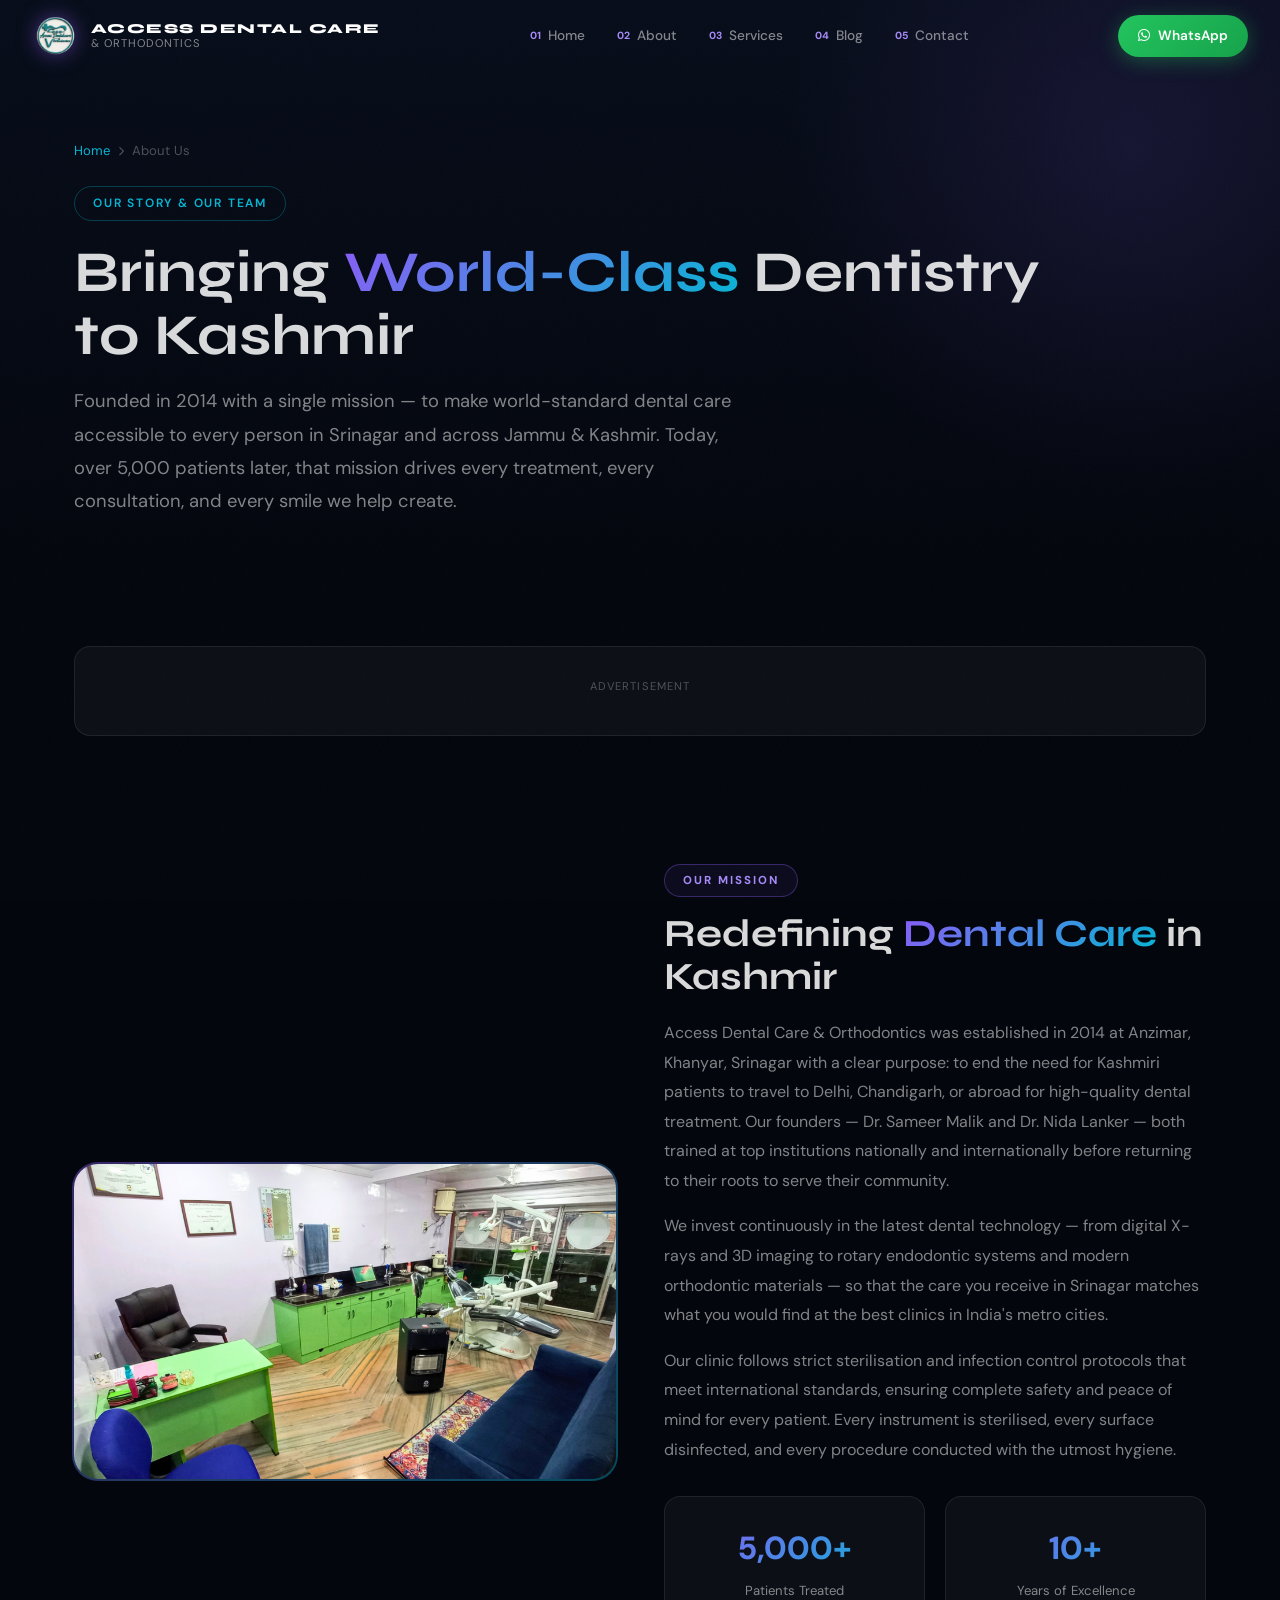
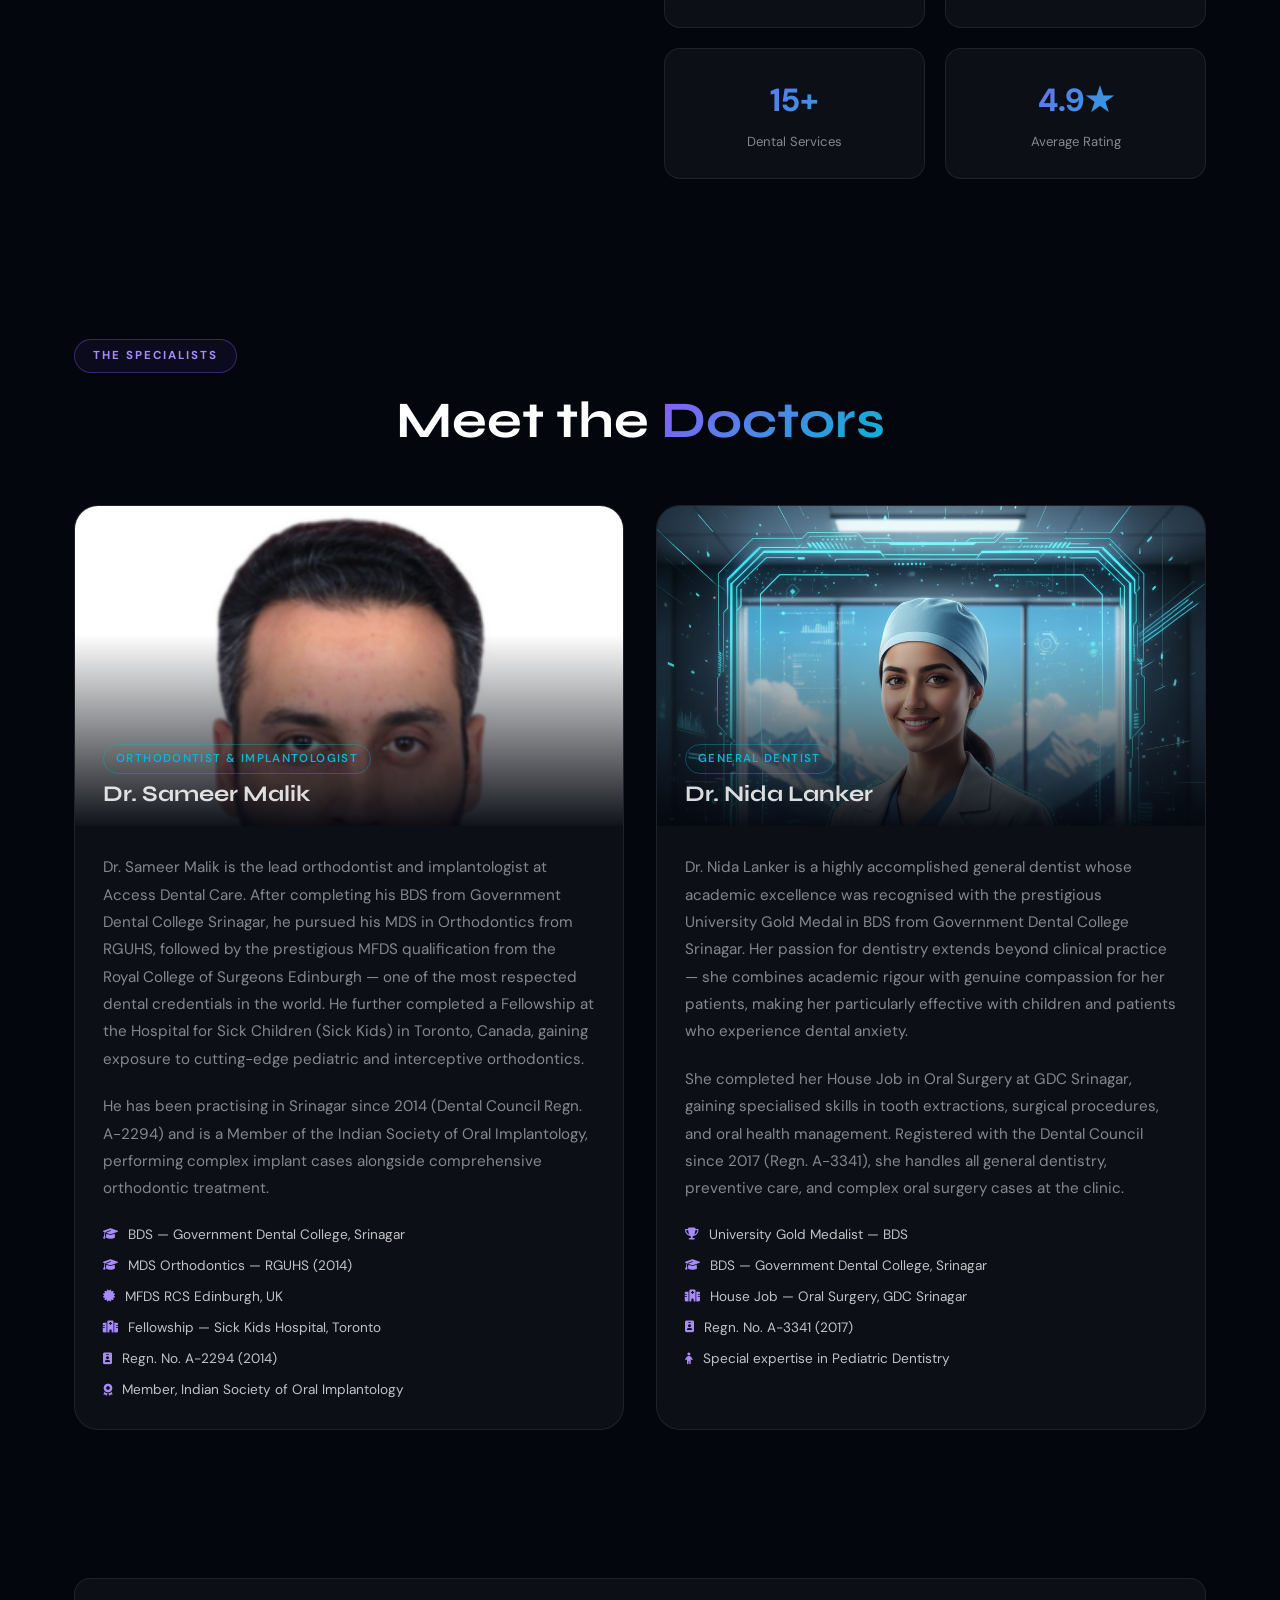
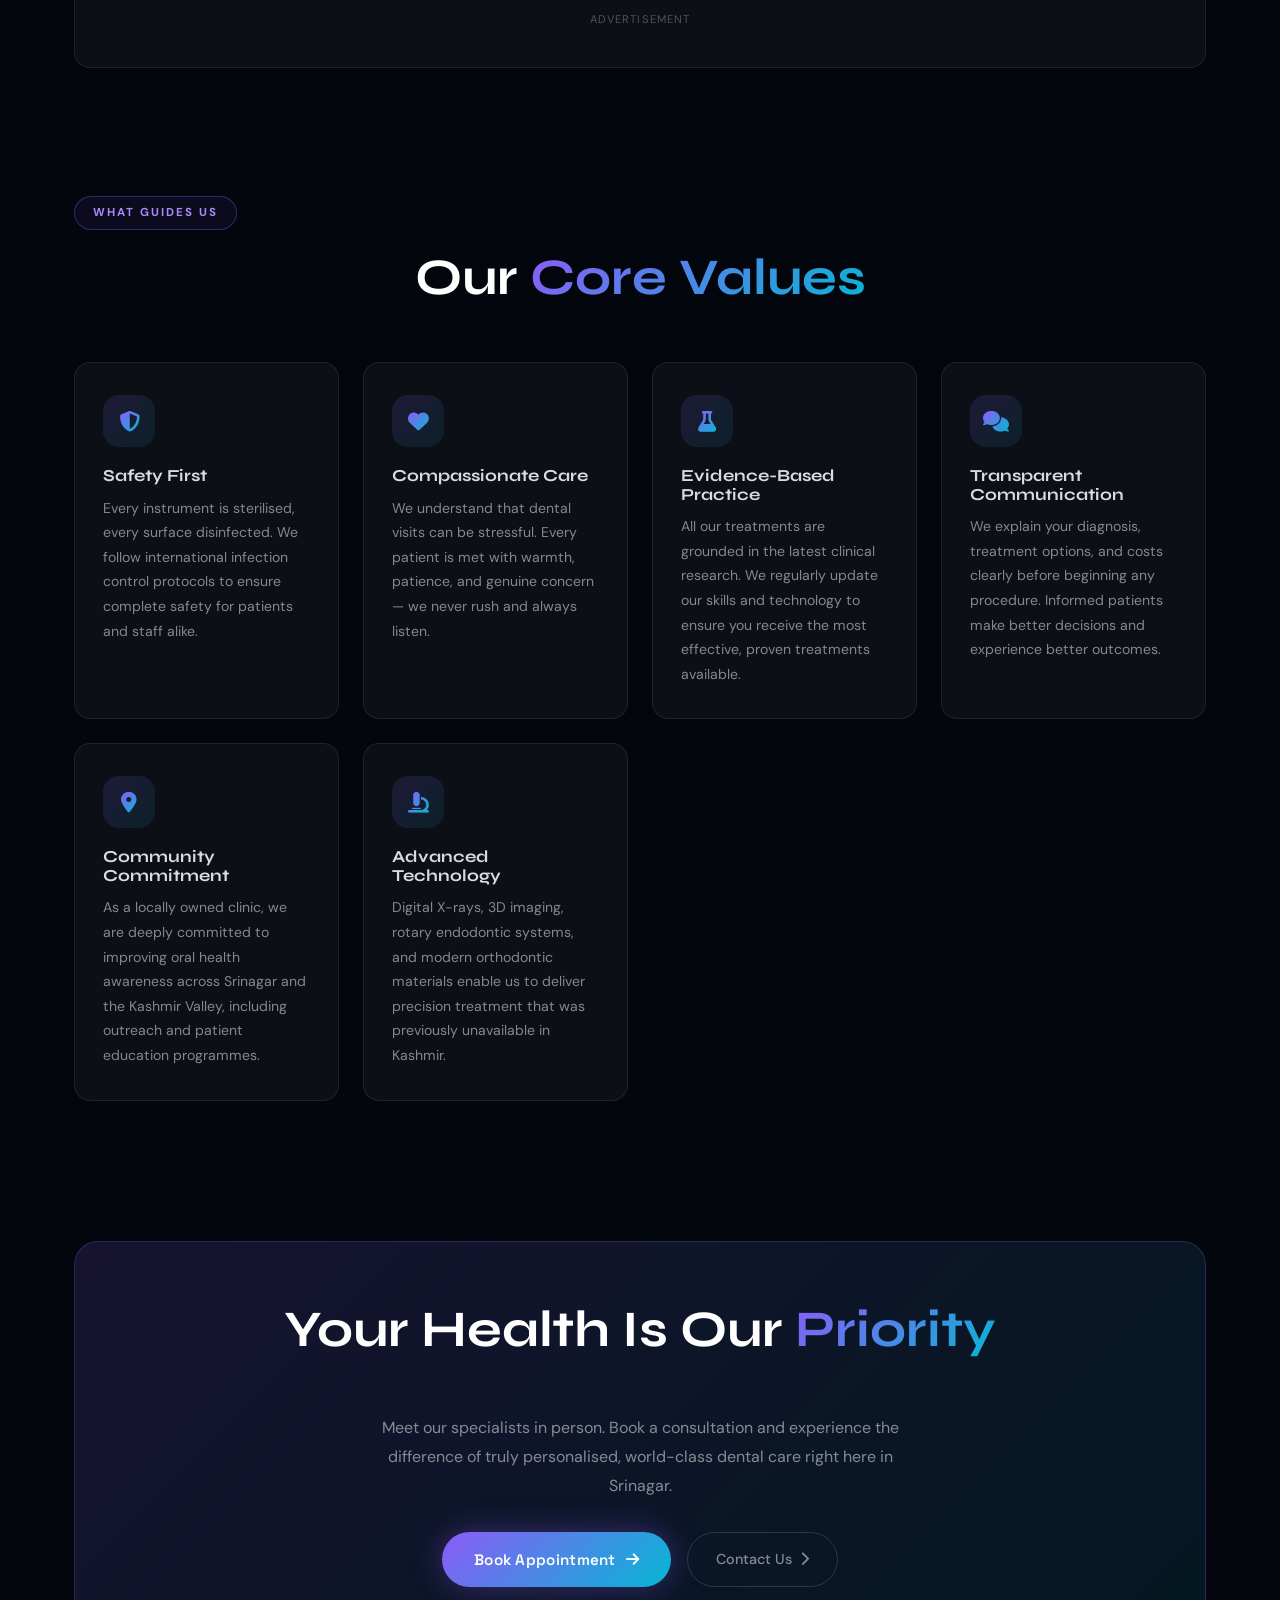
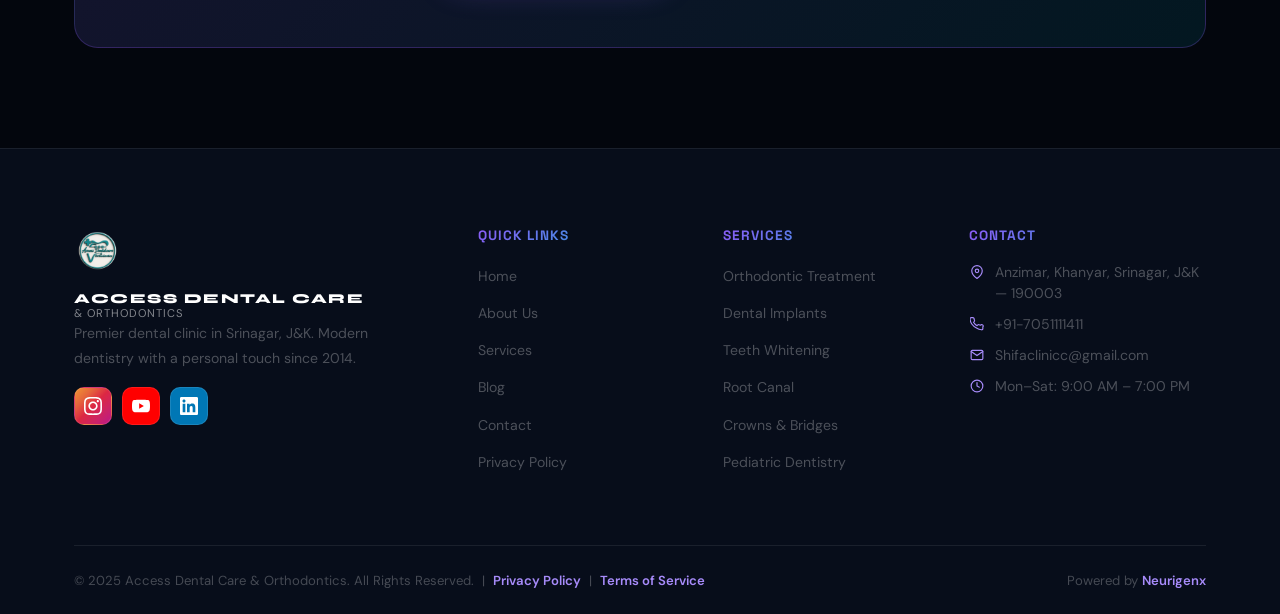
<file: about.html>
<!DOCTYPE html>
<html lang="en">
<head>
  <script async src="https://www.googletagmanager.com/gtag/js?id=G-YGKJQ9YENW"></script>
  <script>
    window.dataLayer = window.dataLayer || [];
    function gtag(){dataLayer.push(arguments);}
    gtag('js', new Date());
    gtag('config', 'G-YGKJQ9YENW');
  </script>
  <meta charset="UTF-8">
  <meta name="viewport" content="width=device-width, initial-scale=1.0, viewport-fit=cover">
  <meta name="theme-color" content="#03060d">

  <title>About Us | Access Dental Care & Orthodontics Srinagar | Dr. Sameer Malik & Dr. Nida Lanker</title>
  <meta name="description" content="Learn about Access Dental Care & Orthodontics in Srinagar — established 2014. Meet our internationally trained specialists Dr. Sameer Malik (MDS, MFDS RCS Edinburgh, Toronto Fellowship) and Dr. Nida Lanker (Gold Medalist BDS). Premier dental clinic in Kashmir.">
  <meta name="keywords" content="about access dental care srinagar, Dr Sameer Malik orthodontist srinagar, Dr Nida Lanker dentist srinagar, dental clinic kashmir, best dentist srinagar, orthodontist kashmir, dental clinic khanyar srinagar">
  <meta name="robots" content="index, follow, max-snippet:-1, max-image-preview:large">
  <meta name="author" content="Access Dental Care & Orthodontics">
  <link rel="canonical" href="https://accessdentalcare.in/about">

  <meta property="og:type" content="website">
  <meta property="og:url" content="https://accessdentalcare.in/about">
  <meta property="og:title" content="About Access Dental Care & Orthodontics | Best Dental Clinic in Srinagar">
  <meta property="og:description" content="Meet the internationally trained team at Access Dental Care — Dr. Sameer Malik and Dr. Nida Lanker bringing world-class dentistry to Srinagar, Kashmir.">
  <meta property="og:image" content="https://accessdentalcare.in/clinic-image.png">

  <script type="application/ld+json">
  {
    "@context": "https://schema.org",
    "@type": "AboutPage",
    "name": "About Access Dental Care & Orthodontics",
    "url": "https://accessdentalcare.in/about",
    "description": "Access Dental Care & Orthodontics is Srinagar's premier dental clinic, established in 2014 by Dr. Sameer Malik and Dr. Nida Lanker.",
    "mainEntity": {
      "@type": "MedicalClinic",
      "name": "Access Dental Care & Orthodontics",
      "foundingDate": "2014",
      "address": {"@type":"PostalAddress","streetAddress":"Anzimar, Khanyar","addressLocality":"Srinagar","addressRegion":"Jammu & Kashmir","postalCode":"190003","addressCountry":"IN"},
      "employee": [
        {
          "@type": "Physician",
          "name": "Dr. Sameer Malik",
          "jobTitle": "Orthodontist & Implantologist",
          "description": "MDS Orthodontics (RGUHS), MFDS RCS Edinburgh, Fellowship Sick Kids Hospital Toronto",
          "hasCredential": [
            {"@type":"EducationalOccupationalCredential","credentialCategory":"degree","name":"BDS, Government Dental College Srinagar"},
            {"@type":"EducationalOccupationalCredential","credentialCategory":"degree","name":"MDS Orthodontics, RGUHS"},
            {"@type":"EducationalOccupationalCredential","credentialCategory":"certification","name":"MFDS RCS Edinburgh"}
          ]
        },
        {
          "@type": "Physician",
          "name": "Dr. Nida Lanker",
          "jobTitle": "General Dentist",
          "description": "Gold Medalist BDS, Government Dental College Srinagar. Specialized training in Oral Surgery.",
          "hasCredential": [
            {"@type":"EducationalOccupationalCredential","credentialCategory":"degree","name":"BDS Gold Medalist, Government Dental College Srinagar"}
          ]
        }
      ]
    }
  }
  </script>

  <script type="application/ld+json">
  {
    "@context": "https://schema.org",
    "@type": "BreadcrumbList",
    "itemListElement": [
      {"@type":"ListItem","position":1,"name":"Home","item":"https://accessdentalcare.in"},
      {"@type":"ListItem","position":2,"name":"About Us","item":"https://accessdentalcare.in/about"}
    ]
  }
  </script>

  <link rel="stylesheet" href="https://cdnjs.cloudflare.com/ajax/libs/font-awesome/6.4.0/css/all.min.css">
  <link href="https://fonts.googleapis.com/css2?family=Space+Grotesk:wght@300;400;500;600;700&family=Syne:wght@400;500;600;700;800&family=DM+Sans:ital,wght@0,300;0,400;0,500;1,300&display=swap" rel="stylesheet">
  <link rel="stylesheet" href="style.css">
  <script async src="https://pagead2.googlesyndication.com/pagead/js/adsbygoogle.js?client=ca-pub-7815915531609481" crossorigin="anonymous"></script>

  <style>
    .page-hero {
      padding: 140px 0 80px;
      position: relative;
      overflow: hidden;
      background: linear-gradient(180deg, #070d1a 0%, #03060d 100%);
    }
    .page-hero::before {
      content: ''; position: absolute;
      top: -200px; right: -200px;
      width: 700px; height: 700px;
      background: radial-gradient(circle, rgba(139,92,246,0.12) 0%, transparent 70%);
      border-radius: 50%;
    }
    .breadcrumb {
      display: flex; align-items: center; gap: 8px;
      font-size: 0.82rem; color: var(--grey);
      margin-bottom: 24px;
      position: relative; z-index: 1;
    }
    .breadcrumb a { color: var(--cyan); }
    .breadcrumb span { color: var(--grey2); }
    .page-hero-label {
      display: inline-block;
      font-size: 0.75rem; font-weight: 600; letter-spacing: 0.15em;
      text-transform: uppercase; color: var(--cyan);
      border: 1px solid rgba(6,182,212,0.3);
      padding: 6px 18px; border-radius: 100px;
      margin-bottom: 20px;
    }
    .page-hero h1 { font-size: clamp(2.2rem, 5vw, 3.6rem); margin-bottom: 18px; }
    .page-hero p.lead { font-size: 1.15rem; color: var(--grey); max-width: 680px; line-height: 1.8; }
    .page-hero-content { position: relative; z-index: 1; }

    /* Mission Section */
    .mission-section { padding: 80px 0; }
    .mission-grid {
      display: grid; grid-template-columns: 1fr 1fr;
      gap: 48px; align-items: center;
    }
    .mission-img-wrap { position: relative; }
    .mission-img-wrap img { border-radius: var(--r2); width: 100%; }
    .mission-img-wrap::after {
      content: '';
      position: absolute; inset: -2px;
      border-radius: calc(var(--r2) + 2px);
      background: var(--grad);
      z-index: -1;
      opacity: 0.4;
    }
    .mission-text h2 { font-size: clamp(1.8rem, 3vw, 2.4rem); margin-bottom: 20px; }
    .mission-text p { color: var(--grey); line-height: 1.85; margin-bottom: 16px; }
    .stat-grid {
      display: grid; grid-template-columns: repeat(2, 1fr);
      gap: 20px; margin-top: 32px;
    }
    .stat-box {
      background: var(--surface);
      border: 1px solid var(--border);
      border-radius: var(--r);
      padding: 24px;
      text-align: center;
    }
    .stat-box strong {
      display: block; font-size: 2rem; font-weight: 800;
      background: var(--grad); -webkit-background-clip: text;
      -webkit-text-fill-color: transparent; background-clip: text;
    }
    .stat-box span { font-size: 0.82rem; color: var(--grey); }

    /* Team Section */
    .team-section { padding: 80px 0 100px; }
    .team-grid {
      display: grid; grid-template-columns: repeat(auto-fit, minmax(420px, 1fr));
      gap: 32px; margin-top: 48px;
    }
    .doctor-card {
      background: var(--surface);
      border: 1px solid var(--border);
      border-radius: var(--r2);
      overflow: hidden;
      transition: var(--trans);
    }
    .doctor-card:hover {
      border-color: var(--border2);
      transform: translateY(-6px);
      box-shadow: 0 24px 60px rgba(0,0,0,0.5);
    }
    .dc-img-wrap {
      position: relative; overflow: hidden;
      height: 320px;
    }
    .dc-img-wrap img {
      width: 100%; height: 100%; object-fit: cover;
      object-position: top center;
      transition: transform 0.5s ease;
    }
    .doctor-card:hover .dc-img-wrap img { transform: scale(1.05); }
    .dc-img-overlay {
      position: absolute; bottom: 0; left: 0; right: 0;
      height: 60%; padding: 20px 28px;
      background: linear-gradient(0deg, rgba(3,6,13,0.95) 0%, transparent 100%);
      display: flex; flex-direction: column; justify-content: flex-end;
    }
    .dc-tag {
      font-size: 0.72rem; font-weight: 600; letter-spacing: 0.12em;
      text-transform: uppercase; color: var(--cyan);
      border: 1px solid rgba(6,182,212,0.35);
      padding: 4px 12px; border-radius: 100px;
      display: inline-block; margin-bottom: 8px; width: fit-content;
    }
    .dc-img-overlay h3 { font-size: 1.4rem; }
    .dc-body { padding: 28px; }
    .dc-body p { color: var(--grey); font-size: 0.95rem; line-height: 1.8; margin-bottom: 20px; }
    .dc-creds { display: flex; flex-direction: column; gap: 8px; }
    .dc-cred {
      display: flex; align-items: center; gap: 10px;
      font-size: 0.85rem; color: rgba(255,255,255,0.75);
    }
    .dc-cred i { color: var(--purple2); font-size: 0.75rem; }

    /* Values */
    .values-section { padding: 80px 0; }
    .values-grid {
      display: grid; grid-template-columns: repeat(auto-fit, minmax(240px, 1fr));
      gap: 24px; margin-top: 48px;
    }
    .value-card {
      background: var(--surface);
      border: 1px solid var(--border);
      border-radius: var(--r);
      padding: 32px 28px;
      transition: var(--trans);
    }
    .value-card:hover { border-color: var(--border2); transform: translateY(-4px); }
    .value-icon {
      width: 52px; height: 52px;
      background: linear-gradient(135deg, rgba(139,92,246,0.15), rgba(6,182,212,0.1));
      border-radius: var(--r); margin-bottom: 20px;
      display: flex; align-items: center; justify-content: center;
      font-size: 1.3rem;
    }
    .value-icon i { background: var(--grad); -webkit-background-clip: text; -webkit-text-fill-color: transparent; background-clip: text; }
    .value-card h3 { font-size: 1.05rem; margin-bottom: 10px; }
    .value-card p { color: var(--grey); font-size: 0.88rem; line-height: 1.75; }

    /* Ad slot */
    .ad-slot {
      background: var(--surface);
      border: 1px solid var(--border);
      border-radius: var(--r);
      padding: 12px; text-align: center;
      margin: 48px 0; min-height: 90px;
      display: flex; align-items: center; justify-content: center;
    }
    .ad-slot-label { font-size: 0.7rem; color: var(--grey2); text-transform: uppercase; letter-spacing: 0.1em; margin-bottom: 8px; }

    @media (max-width: 900px) {
      .mission-grid { grid-template-columns: 1fr; }
      .team-grid { grid-template-columns: 1fr; }
    }
    @media (max-width: 600px) {
      .stat-grid { grid-template-columns: 1fr 1fr; }
      .dc-img-wrap { height: 260px; }
    }
  </style>
</head>
<body>
<div class="cursor-glow" id="cursorGlow"></div>
<div class="noise-overlay"></div>

<header id="site-header">
  <div class="header-inner">
    <a href="/" class="logo">
      <img src="logo-trans.png" alt="Access Dental Care Srinagar" class="logo-img">
      <div class="logo-words">
        <span class="logo-top">ACCESS DENTAL CARE</span>
        <span class="logo-bot">&amp; ORTHODONTICS</span>
      </div>
    </a>
    <nav class="main-nav" id="mainNav">
      <ul>
        <li><a href="/" class="nav-link"><span>01</span>Home</a></li>
        <li><a href="/about" class="nav-link active-page"><span>02</span>About</a></li>
        <li><a href="/services" class="nav-link"><span>03</span>Services</a></li>
        <li><a href="/blogs" class="nav-link"><span>04</span>Blog</a></li>
        <li><a href="/contact" class="nav-link"><span>05</span>Contact</a></li>
      </ul>
    </nav>
    <div class="header-actions">
      <a href="https://wa.me/917051111411" target="_blank" class="wa-btn desktop-wa">
        <i class="fab fa-whatsapp"></i><span>WhatsApp</span>
      </a>
      <button class="hamburger" id="hamburger" aria-label="Menu">
        <span></span><span></span><span></span>
      </button>
    </div>
  </div>
</header>
<div class="nav-overlay" id="navOverlay">
  <button class="nav-overlay-close" id="navClose"><i class="fas fa-times"></i></button>
  <ul>
    <li><a href="/" class="overlay-link">Home</a></li>
    <li><a href="/about" class="overlay-link">About Us</a></li>
    <li><a href="/services" class="overlay-link">Services</a></li>
    <li><a href="/blogs" class="overlay-link">Blog</a></li>
    <li><a href="/contact" class="overlay-link">Contact</a></li>
  </ul>
  <a href="https://wa.me/917051111411" target="_blank" class="overlay-wa">
    <i class="fab fa-whatsapp"></i> WhatsApp Us
  </a>
</div>
<a href="https://wa.me/917051111411" target="_blank" class="float-wa">
  <i class="fab fa-whatsapp"></i><span>WhatsApp</span>
</a>

<!-- ═══ HERO ═══ -->
<section class="page-hero">
  <div class="container">
    <div class="page-hero-content">
      <nav class="breadcrumb" aria-label="breadcrumb">
        <a href="/">Home</a>
        <span><i class="fas fa-chevron-right" style="font-size:0.6rem"></i></span>
        <span>About Us</span>
      </nav>
      <div class="page-hero-label">Our Story &amp; Our Team</div>
      <h1>Bringing <span class="grad-text">World-Class</span> Dentistry<br>to Kashmir</h1>
      <p class="lead">Founded in 2014 with a single mission — to make world-standard dental care accessible to every person in Srinagar and across Jammu &amp; Kashmir. Today, over 5,000 patients later, that mission drives every treatment, every consultation, and every smile we help create.</p>
    </div>
  </div>
</section>

<!-- ═══ AD ═══ -->
<div class="container">
  <div class="ad-slot">
    <div style="width:100%">
      <div class="ad-slot-label">Advertisement</div>
      <ins class="adsbygoogle" style="display:block" data-ad-client="ca-pub-7815915531609481" data-ad-slot="auto" data-ad-format="auto" data-full-width-responsive="true"></ins>
      <script>(adsbygoogle = window.adsbygoogle || []).push({});</script>
    </div>
  </div>
</div>

<!-- ═══ MISSION ═══ -->
<section class="mission-section">
  <div class="container">
    <div class="mission-grid">
      <div class="mission-img-wrap reveal-left">
        <img src="clinic-image.png" alt="Access Dental Care clinic interior Srinagar">
      </div>
      <div class="mission-text reveal-right">
        <div class="section-label" style="margin-bottom:16px">Our Mission</div>
        <h2>Redefining <span class="grad-text">Dental Care</span> in Kashmir</h2>
        <p>Access Dental Care &amp; Orthodontics was established in 2014 at Anzimar, Khanyar, Srinagar with a clear purpose: to end the need for Kashmiri patients to travel to Delhi, Chandigarh, or abroad for high-quality dental treatment. Our founders — Dr. Sameer Malik and Dr. Nida Lanker — both trained at top institutions nationally and internationally before returning to their roots to serve their community.</p>
        <p>We invest continuously in the latest dental technology — from digital X-rays and 3D imaging to rotary endodontic systems and modern orthodontic materials — so that the care you receive in Srinagar matches what you would find at the best clinics in India's metro cities.</p>
        <p>Our clinic follows strict sterilisation and infection control protocols that meet international standards, ensuring complete safety and peace of mind for every patient. Every instrument is sterilised, every surface disinfected, and every procedure conducted with the utmost hygiene.</p>
        <div class="stat-grid">
          <div class="stat-box">
            <strong>5,000+</strong>
            <span>Patients Treated</span>
          </div>
          <div class="stat-box">
            <strong>10+</strong>
            <span>Years of Excellence</span>
          </div>
          <div class="stat-box">
            <strong>15+</strong>
            <span>Dental Services</span>
          </div>
          <div class="stat-box">
            <strong>4.9★</strong>
            <span>Average Rating</span>
          </div>
        </div>
      </div>
    </div>
  </div>
</section>

<!-- ═══ TEAM ═══ -->
<section class="team-section">
  <div class="container">
    <div class="section-label reveal">The Specialists</div>
    <h2 class="section-h2 text-center reveal">Meet the <span class="grad-text">Doctors</span></h2>
    <div class="team-grid">

      <article class="doctor-card reveal-left" itemscope itemtype="https://schema.org/Physician">
        <div class="dc-img-wrap">
          <img src="sameer-photo.png" alt="Dr. Sameer Malik — Orthodontist Srinagar" itemprop="image" loading="lazy">
          <div class="dc-img-overlay">
            <div class="dc-tag">Orthodontist &amp; Implantologist</div>
            <h3 itemprop="name">Dr. Sameer Malik</h3>
          </div>
        </div>
        <div class="dc-body">
          <p itemprop="description">Dr. Sameer Malik is the lead orthodontist and implantologist at Access Dental Care. After completing his BDS from Government Dental College Srinagar, he pursued his MDS in Orthodontics from RGUHS, followed by the prestigious MFDS qualification from the Royal College of Surgeons Edinburgh — one of the most respected dental credentials in the world. He further completed a Fellowship at the Hospital for Sick Children (Sick Kids) in Toronto, Canada, gaining exposure to cutting-edge pediatric and interceptive orthodontics.</p>
          <p>He has been practising in Srinagar since 2014 (Dental Council Regn. A-2294) and is a Member of the Indian Society of Oral Implantology, performing complex implant cases alongside comprehensive orthodontic treatment.</p>
          <div class="dc-creds">
            <div class="dc-cred"><i class="fas fa-graduation-cap"></i> BDS — Government Dental College, Srinagar</div>
            <div class="dc-cred"><i class="fas fa-graduation-cap"></i> MDS Orthodontics — RGUHS (2014)</div>
            <div class="dc-cred"><i class="fas fa-certificate"></i> MFDS RCS Edinburgh, UK</div>
            <div class="dc-cred"><i class="fas fa-hospital"></i> Fellowship — Sick Kids Hospital, Toronto</div>
            <div class="dc-cred"><i class="fas fa-id-badge"></i> Regn. No. A-2294 (2014)</div>
            <div class="dc-cred"><i class="fas fa-award"></i> Member, Indian Society of Oral Implantology</div>
          </div>
        </div>
      </article>

      <article class="doctor-card reveal-right" itemscope itemtype="https://schema.org/Physician">
        <div class="dc-img-wrap">
          <img src="nida-photo.png" alt="Dr. Nida Lanker — Dentist Srinagar" itemprop="image" loading="lazy">
          <div class="dc-img-overlay">
            <div class="dc-tag">General Dentist</div>
            <h3 itemprop="name">Dr. Nida Lanker</h3>
          </div>
        </div>
        <div class="dc-body">
          <p itemprop="description">Dr. Nida Lanker is a highly accomplished general dentist whose academic excellence was recognised with the prestigious University Gold Medal in BDS from Government Dental College Srinagar. Her passion for dentistry extends beyond clinical practice — she combines academic rigour with genuine compassion for her patients, making her particularly effective with children and patients who experience dental anxiety.</p>
          <p>She completed her House Job in Oral Surgery at GDC Srinagar, gaining specialised skills in tooth extractions, surgical procedures, and oral health management. Registered with the Dental Council since 2017 (Regn. A-3341), she handles all general dentistry, preventive care, and complex oral surgery cases at the clinic.</p>
          <div class="dc-creds">
            <div class="dc-cred"><i class="fas fa-trophy"></i> University Gold Medalist — BDS</div>
            <div class="dc-cred"><i class="fas fa-graduation-cap"></i> BDS — Government Dental College, Srinagar</div>
            <div class="dc-cred"><i class="fas fa-hospital"></i> House Job — Oral Surgery, GDC Srinagar</div>
            <div class="dc-cred"><i class="fas fa-id-badge"></i> Regn. No. A-3341 (2017)</div>
            <div class="dc-cred"><i class="fas fa-child"></i> Special expertise in Pediatric Dentistry</div>
          </div>
        </div>
      </article>

    </div>
  </div>
</section>

<!-- ═══ AD ═══ -->
<div class="container">
  <div class="ad-slot">
    <div style="width:100%">
      <div class="ad-slot-label">Advertisement</div>
      <ins class="adsbygoogle" style="display:block" data-ad-client="ca-pub-7815915531609481" data-ad-slot="auto" data-ad-format="auto" data-full-width-responsive="true"></ins>
      <script>(adsbygoogle = window.adsbygoogle || []).push({});</script>
    </div>
  </div>
</div>

<!-- ═══ VALUES ═══ -->
<section class="values-section">
  <div class="container">
    <div class="section-label reveal">What Guides Us</div>
    <h2 class="section-h2 text-center reveal">Our <span class="grad-text">Core Values</span></h2>
    <div class="values-grid">
      <div class="value-card reveal-up" style="--d:0ms">
        <div class="value-icon"><i class="fas fa-shield-alt"></i></div>
        <h3>Safety First</h3>
        <p>Every instrument is sterilised, every surface disinfected. We follow international infection control protocols to ensure complete safety for patients and staff alike.</p>
      </div>
      <div class="value-card reveal-up" style="--d:80ms">
        <div class="value-icon"><i class="fas fa-heart"></i></div>
        <h3>Compassionate Care</h3>
        <p>We understand that dental visits can be stressful. Every patient is met with warmth, patience, and genuine concern — we never rush and always listen.</p>
      </div>
      <div class="value-card reveal-up" style="--d:160ms">
        <div class="value-icon"><i class="fas fa-flask"></i></div>
        <h3>Evidence-Based Practice</h3>
        <p>All our treatments are grounded in the latest clinical research. We regularly update our skills and technology to ensure you receive the most effective, proven treatments available.</p>
      </div>
      <div class="value-card reveal-up" style="--d:240ms">
        <div class="value-icon"><i class="fas fa-comments"></i></div>
        <h3>Transparent Communication</h3>
        <p>We explain your diagnosis, treatment options, and costs clearly before beginning any procedure. Informed patients make better decisions and experience better outcomes.</p>
      </div>
      <div class="value-card reveal-up" style="--d:320ms">
        <div class="value-icon"><i class="fas fa-map-marker-alt"></i></div>
        <h3>Community Commitment</h3>
        <p>As a locally owned clinic, we are deeply committed to improving oral health awareness across Srinagar and the Kashmir Valley, including outreach and patient education programmes.</p>
      </div>
      <div class="value-card reveal-up" style="--d:400ms">
        <div class="value-icon"><i class="fas fa-microscope"></i></div>
        <h3>Advanced Technology</h3>
        <p>Digital X-rays, 3D imaging, rotary endodontic systems, and modern orthodontic materials enable us to deliver precision treatment that was previously unavailable in Kashmir.</p>
      </div>
    </div>
  </div>
</section>

<!-- ═══ CTA ═══ -->
<section class="section" style="padding:60px 0 100px;">
  <div class="container">
    <div style="background:linear-gradient(135deg,rgba(139,92,246,0.15),rgba(6,182,212,0.1));border:1px solid rgba(139,92,246,0.25);border-radius:var(--r2);padding:60px 48px;text-align:center;">
      <h2 class="section-h2">Your Health Is Our <span class="grad-text">Priority</span></h2>
      <p style="color:var(--grey);max-width:560px;margin:16px auto 32px;line-height:1.8;">Meet our specialists in person. Book a consultation and experience the difference of truly personalised, world-class dental care right here in Srinagar.</p>
      <div style="display:flex;gap:16px;justify-content:center;flex-wrap:wrap;">
        <a href="https://docs.google.com/forms/d/e/1FAIpQLSe-gED_btapLIEsGG2r703JaFSzgeIhJhBLE5tgZHCZd8TIAA/viewform" target="_blank" class="btn-primary">
          <span>Book Appointment</span><i class="fas fa-arrow-right"></i>
        </a>
        <a href="/contact" class="btn-ghost">Contact Us <i class="fas fa-chevron-right"></i></a>
      </div>
    </div>
  </div>
</section>

<!-- ═══ FOOTER ═══ -->
<footer class="site-footer">
  <div class="container">
    <div class="footer-grid">
            <div class="fc brand-col">
        <img src="logo-trans.png" alt="Access Dental Care" class="footer-logo">
        <div class="logo-words">
          <span class="logo-top">ACCESS DENTAL CARE</span>
          <span class="logo-bot">&amp; ORTHODONTICS</span>
        </div>
        <p>Premier dental clinic in Srinagar, J&amp;K. Modern dentistry with a personal touch since 2014.</p>
        <div class="footer-social">
          <a href="https://www.instagram.com/access_dentalcare" target="_blank" rel="noopener" class="fsoc-btn instagram" title="Instagram">
            <svg viewBox="0 0 24 24" fill="currentColor"><path d="M12 2.163c3.204 0 3.584.012 4.85.07 3.252.148 4.771 1.691 4.919 4.919.058 1.265.069 1.645.069 4.849 0 3.205-.012 3.584-.069 4.849-.149 3.225-1.664 4.771-4.919 4.919-1.266.058-1.644.07-4.85.07-3.204 0-3.584-.012-4.849-.07-3.26-.149-4.771-1.699-4.919-4.92-.058-1.265-.07-1.644-.07-4.849 0-3.204.013-3.583.07-4.849.149-3.227 1.664-4.771 4.919-4.919 1.266-.057 1.645-.069 4.849-.069zm0-2.163c-3.259 0-3.667.014-4.947.072-4.358.2-6.78 2.618-6.98 6.98-.059 1.281-.073 1.689-.073 4.948 0 3.259.014 3.668.072 4.948.2 4.358 2.618 6.78 6.98 6.98 1.281.058 1.689.072 4.948.072 3.259 0 3.668-.014 4.948-.072 4.354-.2 6.782-2.618 6.979-6.98.059-1.28.073-1.689.073-4.948 0-3.259-.014-3.667-.072-4.947-.196-4.354-2.617-6.78-6.979-6.98-1.281-.059-1.69-.073-4.949-.073zm0 5.838c-3.403 0-6.162 2.759-6.162 6.162s2.759 6.163 6.162 6.163 6.162-2.759 6.162-6.163c0-3.403-2.759-6.162-6.162-6.162zm0 10.162c-2.209 0-4-1.79-4-4 0-2.209 1.791-4 4-4s4 1.791 4 4c0 2.21-1.791 4-4 4zm6.406-11.845c-.796 0-1.441.645-1.441 1.44s.645 1.44 1.441 1.44c.795 0 1.439-.645 1.439-1.44s-.644-1.44-1.439-1.44z"/></svg>
          </a>
          <a href="https://www.youtube.com/@Access_dentalcare" target="_blank" rel="noopener" class="fsoc-btn youtube" title="YouTube">
            <svg viewBox="0 0 24 24" fill="currentColor"><path d="M23.498 6.186a3.016 3.016 0 00-2.122-2.136C19.505 3.545 12 3.545 12 3.545s-7.505 0-9.377.505A3.017 3.017 0 00.502 6.186C0 8.07 0 12 0 12s0 3.93.502 5.814a3.016 3.016 0 002.122 2.136c1.871.505 9.376.505 9.376.505s7.505 0 9.377-.505a3.015 3.015 0 002.122-2.136C24 15.93 24 12 24 12s0-3.93-.502-5.814zM9.545 15.568V8.432L15.818 12l-6.273 3.568z"/></svg>
          </a>
          <a href="https://www.linkedin.com/in/sameer-ahmad-malik-531411177/" target="_blank" rel="noopener" class="fsoc-btn linkedin" title="LinkedIn">
            <svg viewBox="0 0 24 24" fill="currentColor"><path d="M20.447 20.452h-3.554v-5.569c0-1.328-.027-3.037-1.852-3.037-1.853 0-2.136 1.445-2.136 2.939v5.667H9.351V9h3.414v1.561h.046c.477-.9 1.637-1.85 3.37-1.85 3.601 0 4.267 2.37 4.267 5.455v6.286zM5.337 7.433c-1.144 0-2.063-.926-2.063-2.065 0-1.138.92-2.063 2.063-2.063 1.14 0 2.064.925 2.064 2.063 0 1.139-.925 2.065-2.064 2.065zm1.782 13.019H3.555V9h3.564v11.452zM22.225 0H1.771C.792 0 0 .774 0 1.729v20.542C0 23.227.792 24 1.771 24h20.451C23.2 24 24 23.227 24 22.271V1.729C24 .774 23.2 0 22.222 0h.003z"/></svg>
          </a>
        </div>
      </div>
      <div class="fc">
        <h4>Quick Links</h4>
        <ul>
          <li><a href="/">Home</a></li>
          <li><a href="/about">About Us</a></li>
          <li><a href="/services">Services</a></li>
          <li><a href="/blogs">Blog</a></li>
          <li><a href="/contact">Contact</a></li>
          <li><a href="/privacy-policy">Privacy Policy</a></li>
        </ul>
      </div>
      <div class="fc">
        <h4>Services</h4>
        <ul>
          <li><a href="/services#orthodontics">Orthodontic Treatment</a></li>
          <li><a href="/services#implants">Dental Implants</a></li>
          <li><a href="/services#whitening">Teeth Whitening</a></li>
          <li><a href="/services#root-canal">Root Canal</a></li>
          <li><a href="/services#crowns">Crowns &amp; Bridges</a></li>
          <li><a href="/services#pediatric">Pediatric Dentistry</a></li>
        </ul>
      </div>
            <div class="fc">
        <h4>Contact</h4>
        <ul class="contact-list">
          <li>
            <span class="footer-icon">
              <svg viewBox="0 0 24 24" fill="none" stroke="currentColor" stroke-width="2" stroke-linecap="round" stroke-linejoin="round"><path d="M21 10c0 7-9 13-9 13S3 17 3 10a9 9 0 0118 0z"/><circle cx="12" cy="10" r="3"/></svg>
            </span>
            Anzimar, Khanyar, Srinagar, J&amp;K — 190003
          </li>
          <li>
            <span class="footer-icon">
              <svg viewBox="0 0 24 24" fill="none" stroke="currentColor" stroke-width="2" stroke-linecap="round" stroke-linejoin="round"><path d="M22 16.92v3a2 2 0 01-2.18 2 19.79 19.79 0 01-8.63-3.07A19.5 19.5 0 013.07 12a19.79 19.79 0 01-3.07-8.67A2 2 0 012 1.18h3a2 2 0 012 1.72 12.84 12.84 0 00.7 2.81 2 2 0 01-.45 2.11L6.09 8.91a16 16 0 006 6l1.27-1.27a2 2 0 012.11-.45 12.84 12.84 0 002.81.7A2 2 0 0122 16.92z"/></svg>
            </span>
            <a href="tel:+917051111411">+91-7051111411</a>
          </li>
          <li>
            <span class="footer-icon">
              <svg viewBox="0 0 24 24" fill="none" stroke="currentColor" stroke-width="2" stroke-linecap="round" stroke-linejoin="round"><path d="M4 4h16c1.1 0 2 .9 2 2v12c0 1.1-.9 2-2 2H4c-1.1 0-2-.9-2-2V6c0-1.1.9-2 2-2z"/><polyline points="22,6 12,13 2,6"/></svg>
            </span>
            <a href="mailto:Shifaclinicc@gmail.com">Shifaclinicc@gmail.com</a>
          </li>
          <li>
            <span class="footer-icon">
              <svg viewBox="0 0 24 24" fill="none" stroke="currentColor" stroke-width="2" stroke-linecap="round" stroke-linejoin="round"><circle cx="12" cy="12" r="10"/><polyline points="12,6 12,12 16,14"/></svg>
            </span>
            Mon–Sat: 9:00 AM – 7:00 PM
          </li>
        </ul>
      </div>
    </div>
        <div class="footer-bar">
      <p>&copy; 2025 Access Dental Care &amp; Orthodontics. All Rights Reserved. &nbsp;|&nbsp; <a href="/privacy-policy" class="neurigenx-link">Privacy Policy</a> &nbsp;|&nbsp; <a href="/terms-of-service" class="neurigenx-link">Terms of Service</a></p>
      <p>Powered by <a href="https://www.neurigenx.com" target="_blank" class="neurigenx-link">Neurigenx</a></p>
    </div>
  </div>
</footer>

<script src="script.js"></script>
<script>
  const reveals = document.querySelectorAll('.reveal-up, .reveal, .reveal-left, .reveal-right');
  const io = new IntersectionObserver((entries) => {
    entries.forEach(e => { if (e.isIntersecting) { e.target.classList.add('visible'); io.unobserve(e.target); }});
  }, { threshold: 0.1 });
  reveals.forEach(r => io.observe(r));
</script>
</body>
</html>
</file>
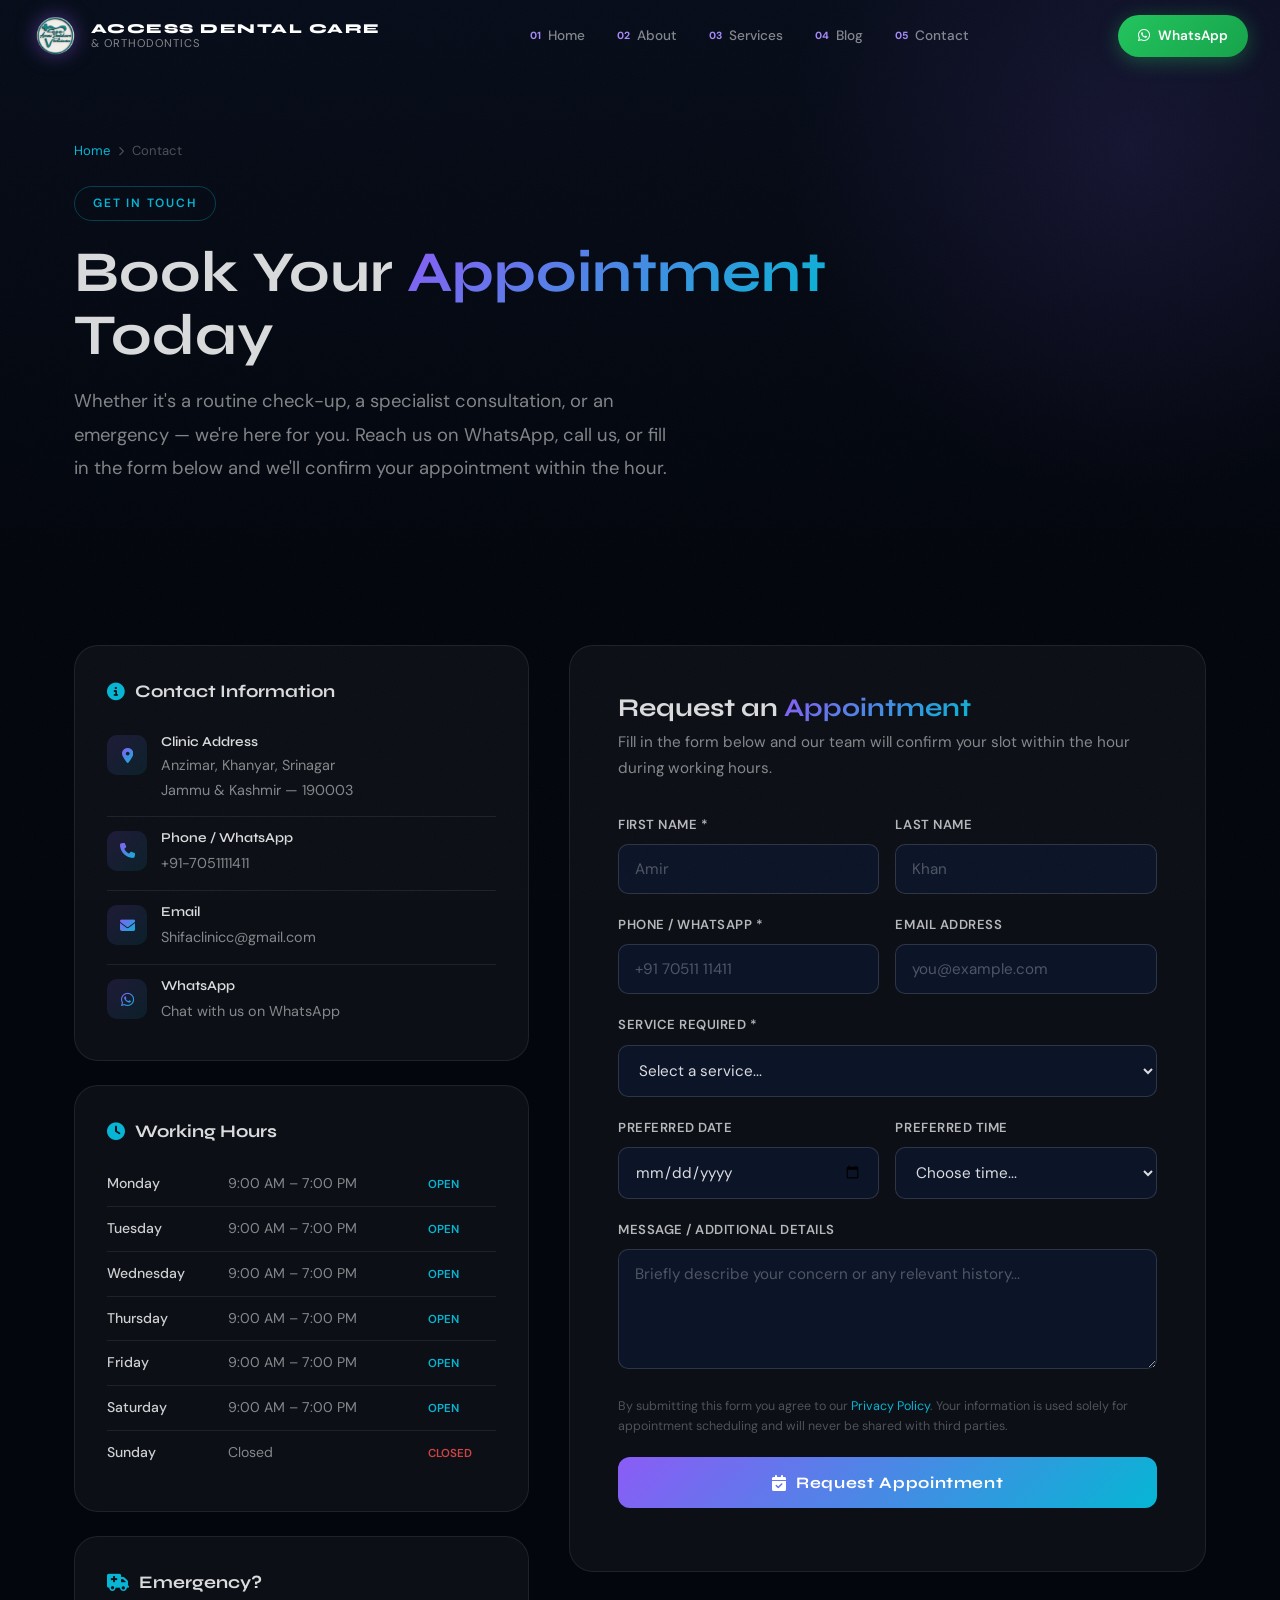
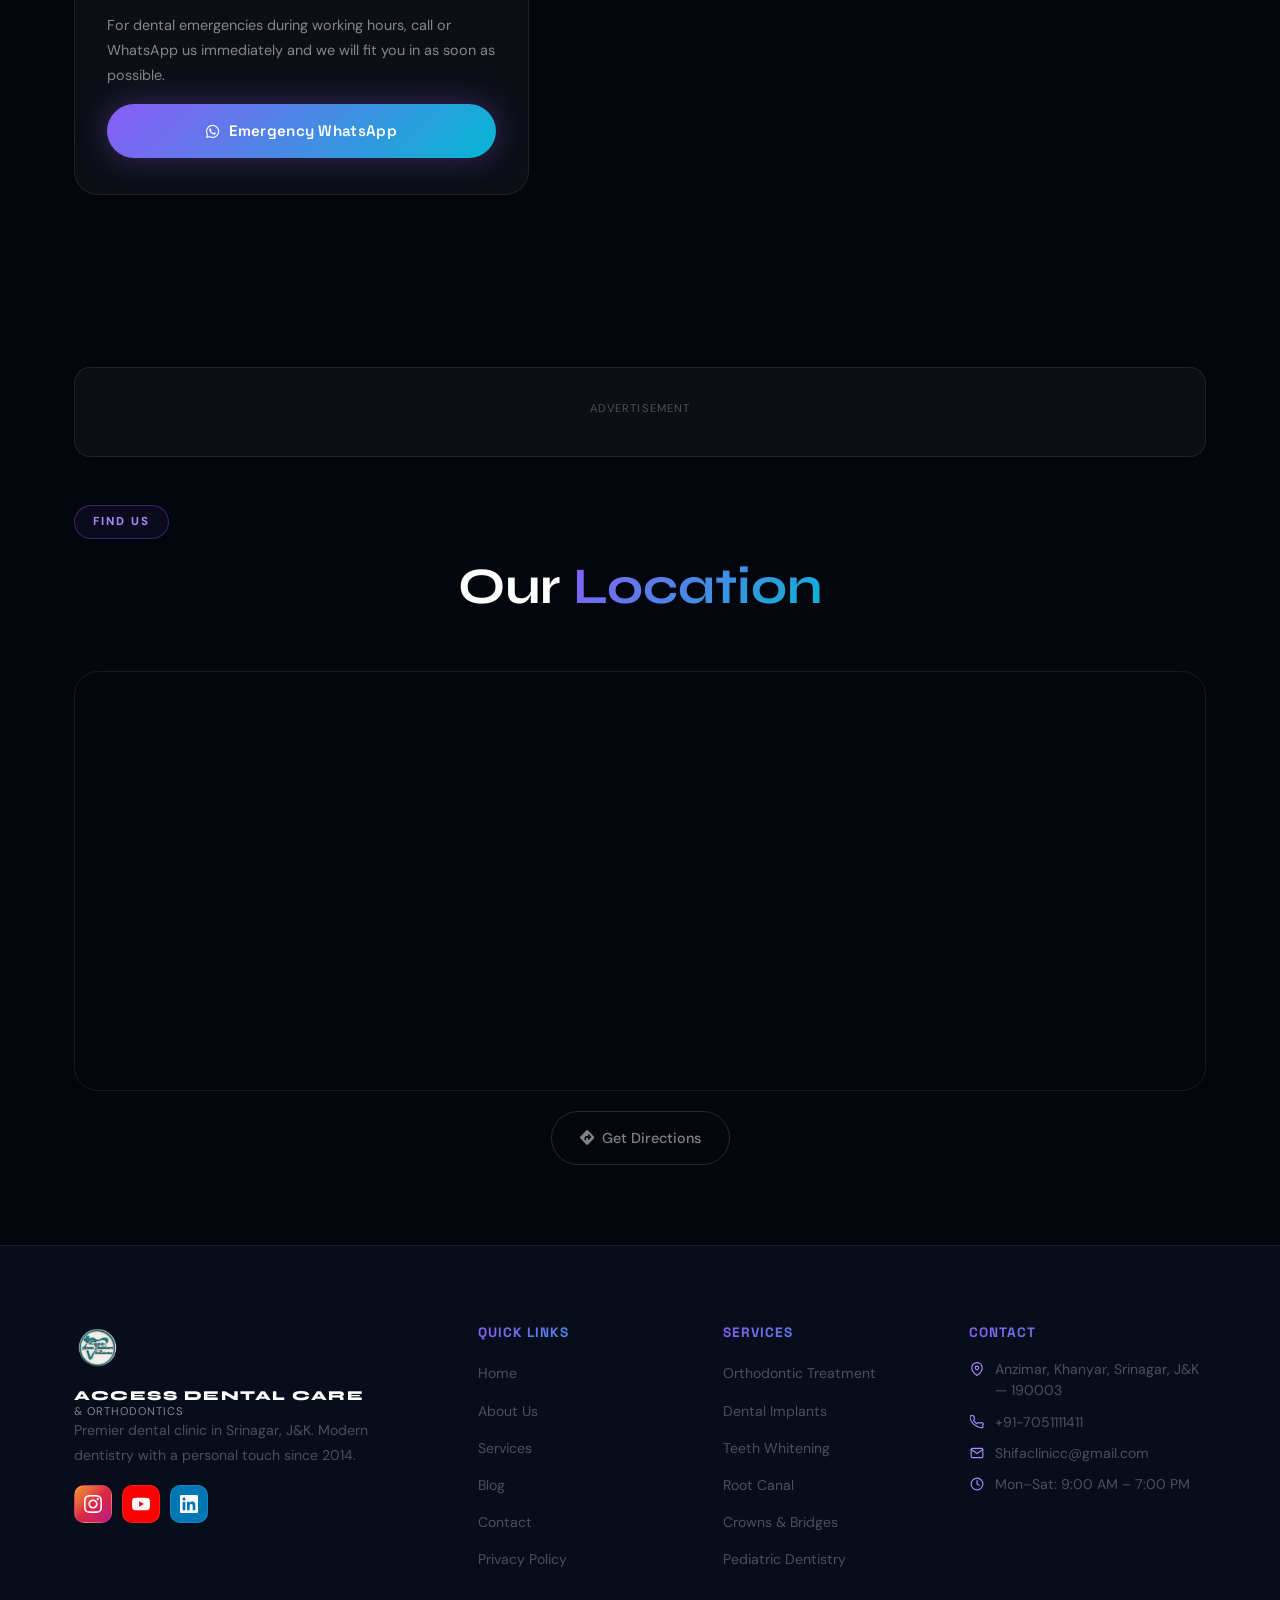
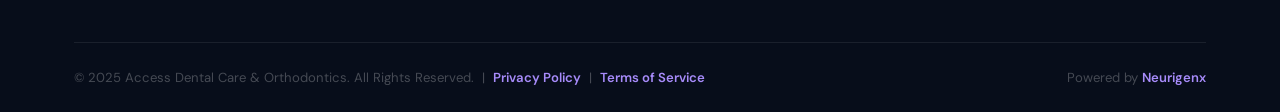
<file: contact.html>
<!DOCTYPE html>
<html lang="en">
<head>
  <script async src="https://www.googletagmanager.com/gtag/js?id=G-YGKJQ9YENW"></script>
  <script>
    window.dataLayer = window.dataLayer || [];
    function gtag(){dataLayer.push(arguments);}
    gtag('js', new Date());
    gtag('config', 'G-YGKJQ9YENW');
  </script>
  <meta charset="UTF-8">
  <meta name="viewport" content="width=device-width, initial-scale=1.0, viewport-fit=cover">
  <meta name="theme-color" content="#03060d">

  <title>Contact Us | Access Dental Care & Orthodontics Srinagar | Book Appointment</title>
  <meta name="description" content="Contact Access Dental Care & Orthodontics in Srinagar. Located at Anzimar, Khanyar, Srinagar 190003. Call or WhatsApp: +91-7051111411. Open Monday to Saturday, 9AM–7PM. Book your dental appointment online.">
  <meta name="keywords" content="contact access dental care srinagar, dental appointment srinagar, dentist near me srinagar, dental clinic khanyar srinagar, book dental appointment kashmir, dental clinic address srinagar">
  <meta name="robots" content="index, follow">
  <meta name="author" content="Access Dental Care & Orthodontics">
  <link rel="canonical" href="https://accessdentalcare.in/contact">

  <meta property="og:type" content="website">
  <meta property="og:url" content="https://accessdentalcare.in/contact">
  <meta property="og:title" content="Contact Access Dental Care & Orthodontics | Srinagar">
  <meta property="og:description" content="Book your dental appointment in Srinagar. Call/WhatsApp +91-7051111411. Anzimar, Khanyar, Srinagar. Mon–Sat 9AM–7PM.">
  <meta property="og:image" content="https://accessdentalcare.in/clinic-image.png">

  <script type="application/ld+json">
  {
    "@context": "https://schema.org",
    "@type": "MedicalClinic",
    "name": "Access Dental Care & Orthodontics",
    "url": "https://accessdentalcare.in",
    "telephone": "+91-7051111411",
    "email": "Shifaclinicc@gmail.com",
    "address": {
      "@type": "PostalAddress",
      "streetAddress": "Anzimar, Khanyar",
      "addressLocality": "Srinagar",
      "addressRegion": "Jammu & Kashmir",
      "postalCode": "190003",
      "addressCountry": "IN"
    },
    "geo": {
      "@type": "GeoCoordinates",
      "latitude": "34.0836",
      "longitude": "74.7973"
    },
    "openingHoursSpecification": [
      {
        "@type": "OpeningHoursSpecification",
        "dayOfWeek": ["Monday","Tuesday","Wednesday","Thursday","Friday","Saturday"],
        "opens": "09:00",
        "closes": "19:00"
      }
    ],
    "hasMap": "https://maps.google.com/?q=Access+Dental+Care+Srinagar",
    "contactPoint": {
      "@type": "ContactPoint",
      "telephone": "+91-7051111411",
      "contactType": "customer service",
      "availableLanguage": ["English","Hindi","Kashmiri","Urdu"]
    }
  }
  </script>

  <script type="application/ld+json">
  {
    "@context": "https://schema.org",
    "@type": "BreadcrumbList",
    "itemListElement": [
      {"@type":"ListItem","position":1,"name":"Home","item":"https://accessdentalcare.in"},
      {"@type":"ListItem","position":2,"name":"Contact","item":"https://accessdentalcare.in/contact"}
    ]
  }
  </script>

  <link rel="stylesheet" href="https://cdnjs.cloudflare.com/ajax/libs/font-awesome/6.4.0/css/all.min.css">
  <link href="https://fonts.googleapis.com/css2?family=Space+Grotesk:wght@300;400;500;600;700&family=Syne:wght@400;500;600;700;800&family=DM+Sans:ital,wght@0,300;0,400;0,500;1,300&display=swap" rel="stylesheet">
  <link rel="stylesheet" href="style.css">
  <script async src="https://pagead2.googlesyndication.com/pagead/js/adsbygoogle.js?client=ca-pub-7815915531609481" crossorigin="anonymous"></script>

  <style>
    .page-hero {
      padding: 140px 0 80px;
      position: relative;
      overflow: hidden;
      background: linear-gradient(180deg, #070d1a 0%, #03060d 100%);
    }
    .page-hero::before {
      content: ''; position: absolute;
      top: -200px; right: -200px;
      width: 700px; height: 700px;
      background: radial-gradient(circle, rgba(139,92,246,0.12) 0%, transparent 70%);
      border-radius: 50%;
    }
    .page-hero-content { position: relative; z-index: 1; }
    .breadcrumb {
      display: flex; align-items: center; gap: 8px;
      font-size: 0.82rem; color: var(--grey);
      margin-bottom: 24px;
    }
    .breadcrumb a { color: var(--cyan); }
    .breadcrumb span { color: var(--grey2); }
    .page-hero-label {
      display: inline-block;
      font-size: 0.75rem; font-weight: 600; letter-spacing: 0.15em;
      text-transform: uppercase; color: var(--cyan);
      border: 1px solid rgba(6,182,212,0.3);
      padding: 6px 18px; border-radius: 100px;
      margin-bottom: 20px;
    }
    .page-hero h1 { font-size: clamp(2.2rem, 5vw, 3.6rem); margin-bottom: 18px; }
    .page-hero p.lead { font-size: 1.15rem; color: var(--grey); max-width: 600px; line-height: 1.8; }

    /* Contact grid */
    .contact-page-section { padding: 80px 0 100px; }
    .contact-page-grid {
      display: grid; grid-template-columns: 1fr 1.4fr;
      gap: 40px; align-items: start;
    }

    /* Info sidebar */
    .contact-sidebar {}
    .cs-card {
      background: var(--surface);
      border: 1px solid var(--border);
      border-radius: var(--r2);
      padding: 36px 32px;
      margin-bottom: 24px;
      transition: var(--trans);
    }
    .cs-card:hover { border-color: var(--border2); }
    .cs-card h3 { font-size: 1.1rem; margin-bottom: 20px; display: flex; align-items: center; gap: 10px; }
    .cs-card h3 i { color: var(--cyan); }
    .cs-item {
      display: flex; gap: 14px;
      padding: 14px 0;
      border-bottom: 1px solid var(--border);
    }
    .cs-item:last-child { border-bottom: none; padding-bottom: 0; }
    .cs-item-icon {
      width: 40px; height: 40px; flex-shrink: 0;
      background: linear-gradient(135deg,rgba(139,92,246,0.15),rgba(6,182,212,0.1));
      border-radius: 10px;
      display: flex; align-items: center; justify-content: center;
      font-size: 0.95rem;
    }
    .cs-item-icon i { background: var(--grad); -webkit-background-clip: text; -webkit-text-fill-color: transparent; background-clip: text; }
    .cs-item-text h4 { font-size: 0.85rem; font-weight: 600; margin-bottom: 3px; }
    .cs-item-text p, .cs-item-text a { font-size: 0.9rem; color: var(--grey); text-decoration: none; }
    .cs-item-text a:hover { color: var(--cyan); }

    /* Hours table */
    .hours-table { width: 100%; border-collapse: collapse; }
    .hours-table tr { border-bottom: 1px solid var(--border); }
    .hours-table tr:last-child { border-bottom: none; }
    .hours-table td { padding: 10px 0; font-size: 0.88rem; color: var(--grey); }
    .hours-table td:first-child { color: rgba(255,255,255,0.8); font-weight: 500; }
    .hours-table .open { color: var(--cyan); font-size: 0.72rem; font-weight: 600; }
    .hours-table .closed { color: rgba(255,80,80,0.8); font-size: 0.72rem; font-weight: 600; }

    /* Form */
    .contact-form-wrap {
      background: var(--surface);
      border: 1px solid var(--border);
      border-radius: var(--r2);
      padding: 48px;
    }
    .contact-form-wrap h2 { font-size: 1.6rem; margin-bottom: 8px; }
    .contact-form-wrap > p { color: var(--grey); margin-bottom: 32px; font-size: 0.95rem; }
    .form-row { display: grid; grid-template-columns: 1fr 1fr; gap: 16px; }
    .form-group { margin-bottom: 20px; }
    .form-group label {
      display: block; font-size: 0.82rem; font-weight: 600;
      margin-bottom: 8px; color: rgba(255,255,255,0.7);
      letter-spacing: 0.04em;
    }
    .form-group input,
    .form-group select,
    .form-group textarea {
      width: 100%;
      background: var(--bg3);
      border: 1px solid var(--border2);
      border-radius: 10px;
      padding: 14px 16px;
      font-family: 'DM Sans', sans-serif;
      font-size: 0.95rem;
      color: rgba(255,255,255,0.85);
      outline: none;
      transition: var(--trans);
    }
    .form-group input:focus,
    .form-group select:focus,
    .form-group textarea:focus {
      border-color: var(--purple);
      box-shadow: 0 0 0 3px rgba(139,92,246,0.12);
    }
    .form-group input::placeholder,
    .form-group textarea::placeholder { color: var(--grey2); }
    .form-group select option { background: #0c1428; }
    .form-group textarea { resize: vertical; min-height: 120px; }
    .privacy-note {
      font-size: 0.78rem; color: var(--grey2); margin-bottom: 20px; line-height: 1.6;
    }
    .privacy-note a { color: var(--cyan); }
    .form-submit-btn {
      width: 100%; padding: 16px 32px;
      background: var(--grad);
      border: none; border-radius: 12px;
      color: white; font-family: 'Syne', sans-serif;
      font-size: 1rem; font-weight: 700; letter-spacing: 0.04em;
      cursor: pointer; transition: var(--trans);
      display: flex; align-items: center; justify-content: center; gap: 10px;
    }
    .form-submit-btn:hover { opacity: 0.88; transform: translateY(-2px); box-shadow: 0 8px 30px rgba(139,92,246,0.35); }
    .form-success {
      display: none;
      text-align: center; padding: 32px;
      background: rgba(6,182,212,0.08);
      border: 1px solid rgba(6,182,212,0.25);
      border-radius: var(--r);
      margin-top: 24px;
    }
    .form-success i { font-size: 2.5rem; color: var(--cyan); margin-bottom: 16px; display: block; }

    /* Map */
    .map-section { padding: 0 0 80px; }
    .map-container {
      border-radius: var(--r2); overflow: hidden;
      border: 1px solid var(--border);
      height: 420px;
    }
    .map-container iframe { width: 100%; height: 100%; border: none; }

    /* Ad slot */
    .ad-slot {
      background: var(--surface); border: 1px solid var(--border);
      border-radius: var(--r); padding: 12px; text-align: center;
      margin: 48px 0; min-height: 90px;
      display: flex; align-items: center; justify-content: center;
    }
    .ad-slot-label { font-size: 0.7rem; color: var(--grey2); text-transform: uppercase; letter-spacing: 0.1em; margin-bottom: 8px; }

    @media (max-width: 960px) {
      .contact-page-grid { grid-template-columns: 1fr; }
    }
    @media (max-width: 600px) {
      .contact-form-wrap { padding: 28px 20px; }
      .form-row { grid-template-columns: 1fr; }
    }
  </style>
</head>
<body>
<div class="cursor-glow" id="cursorGlow"></div>
<div class="noise-overlay"></div>

<header id="site-header">
  <div class="header-inner">
    <a href="/" class="logo">
      <img src="logo-trans.png" alt="Access Dental Care Srinagar" class="logo-img">
      <div class="logo-words">
        <span class="logo-top">ACCESS DENTAL CARE</span>
        <span class="logo-bot">&amp; ORTHODONTICS</span>
      </div>
    </a>
    <nav class="main-nav" id="mainNav">
      <ul>
        <li><a href="/" class="nav-link"><span>01</span>Home</a></li>
        <li><a href="/about" class="nav-link"><span>02</span>About</a></li>
        <li><a href="/services" class="nav-link"><span>03</span>Services</a></li>
        <li><a href="/blogs" class="nav-link"><span>04</span>Blog</a></li>
        <li><a href="/contact" class="nav-link active-page"><span>05</span>Contact</a></li>
      </ul>
    </nav>
    <div class="header-actions">
      <a href="https://wa.me/917051111411" target="_blank" class="wa-btn desktop-wa">
        <i class="fab fa-whatsapp"></i><span>WhatsApp</span>
      </a>
      <button class="hamburger" id="hamburger" aria-label="Menu">
        <span></span><span></span><span></span>
      </button>
    </div>
  </div>
</header>
<div class="nav-overlay" id="navOverlay">
  <button class="nav-overlay-close" id="navClose"><i class="fas fa-times"></i></button>
  <ul>
    <li><a href="/" class="overlay-link">Home</a></li>
    <li><a href="/about" class="overlay-link">About Us</a></li>
    <li><a href="/services" class="overlay-link">Services</a></li>
    <li><a href="/blogs" class="overlay-link">Blog</a></li>
    <li><a href="/contact" class="overlay-link">Contact</a></li>
  </ul>
  <a href="https://wa.me/917051111411" target="_blank" class="overlay-wa">
    <i class="fab fa-whatsapp"></i> WhatsApp Us
  </a>
</div>
<a href="https://wa.me/917051111411" target="_blank" class="float-wa">
  <i class="fab fa-whatsapp"></i><span>WhatsApp</span>
</a>

<section class="page-hero">
  <div class="container">
    <div class="page-hero-content">
      <nav class="breadcrumb" aria-label="breadcrumb">
        <a href="/">Home</a>
        <span><i class="fas fa-chevron-right" style="font-size:0.6rem"></i></span>
        <span>Contact</span>
      </nav>
      <div class="page-hero-label">Get In Touch</div>
      <h1>Book Your <span class="grad-text">Appointment</span><br>Today</h1>
      <p class="lead">Whether it's a routine check-up, a specialist consultation, or an emergency — we're here for you. Reach us on WhatsApp, call us, or fill in the form below and we'll confirm your appointment within the hour.</p>
    </div>
  </div>
</section>

<section class="contact-page-section">
  <div class="container">
    <div class="contact-page-grid">

      <!-- Sidebar -->
      <div class="contact-sidebar">
        <div class="cs-card reveal-left">
          <h3><i class="fas fa-info-circle"></i> Contact Information</h3>
          <div class="cs-item">
            <div class="cs-item-icon"><i class="fas fa-map-marker-alt"></i></div>
            <div class="cs-item-text">
              <h4>Clinic Address</h4>
              <p>Anzimar, Khanyar, Srinagar<br>Jammu &amp; Kashmir — 190003</p>
            </div>
          </div>
          <div class="cs-item">
            <div class="cs-item-icon"><i class="fas fa-phone"></i></div>
            <div class="cs-item-text">
              <h4>Phone / WhatsApp</h4>
              <a href="tel:+917051111411">+91-7051111411</a>
            </div>
          </div>
          <div class="cs-item">
            <div class="cs-item-icon"><i class="fas fa-envelope"></i></div>
            <div class="cs-item-text">
              <h4>Email</h4>
              <a href="mailto:Shifaclinicc@gmail.com">Shifaclinicc@gmail.com</a>
            </div>
          </div>
          <div class="cs-item">
            <div class="cs-item-icon"><i class="fab fa-whatsapp"></i></div>
            <div class="cs-item-text">
              <h4>WhatsApp</h4>
              <a href="https://wa.me/917051111411" target="_blank">Chat with us on WhatsApp</a>
            </div>
          </div>
        </div>

        <div class="cs-card reveal-left" style="--d:100ms">
          <h3><i class="fas fa-clock"></i> Working Hours</h3>
          <table class="hours-table">
            <tr><td>Monday</td><td>9:00 AM – 7:00 PM</td><td><span class="open">OPEN</span></td></tr>
            <tr><td>Tuesday</td><td>9:00 AM – 7:00 PM</td><td><span class="open">OPEN</span></td></tr>
            <tr><td>Wednesday</td><td>9:00 AM – 7:00 PM</td><td><span class="open">OPEN</span></td></tr>
            <tr><td>Thursday</td><td>9:00 AM – 7:00 PM</td><td><span class="open">OPEN</span></td></tr>
            <tr><td>Friday</td><td>9:00 AM – 7:00 PM</td><td><span class="open">OPEN</span></td></tr>
            <tr><td>Saturday</td><td>9:00 AM – 7:00 PM</td><td><span class="open">OPEN</span></td></tr>
            <tr><td>Sunday</td><td>Closed</td><td><span class="closed">CLOSED</span></td></tr>
          </table>
        </div>

        <div class="cs-card reveal-left">
          <h3><i class="fas fa-ambulance"></i> Emergency?</h3>
          <p style="color:var(--grey);font-size:0.9rem;line-height:1.75;margin-bottom:16px">For dental emergencies during working hours, call or WhatsApp us immediately and we will fit you in as soon as possible.</p>
          <a href="https://wa.me/917051111411?text=EMERGENCY: I need urgent dental care" target="_blank" class="btn-primary" style="width:100%;justify-content:center">
            <i class="fab fa-whatsapp"></i> <span>Emergency WhatsApp</span>
          </a>
        </div>
      </div>

      <!-- Form -->
      <div class="contact-form-wrap reveal-right">
        <h2>Request an <span class="grad-text">Appointment</span></h2>
        <p>Fill in the form below and our team will confirm your slot within the hour during working hours.</p>
        <form id="appointmentForm" novalidate>
          <div class="form-row">
            <div class="form-group">
              <label for="fname">First Name *</label>
              <input type="text" id="fname" name="fname" placeholder="Amir" required>
            </div>
            <div class="form-group">
              <label for="lname">Last Name</label>
              <input type="text" id="lname" name="lname" placeholder="Khan">
            </div>
          </div>
          <div class="form-row">
            <div class="form-group">
              <label for="phone">Phone / WhatsApp *</label>
              <input type="tel" id="phone" name="phone" placeholder="+91 70511 11411" required>
            </div>
            <div class="form-group">
              <label for="email">Email Address</label>
              <input type="email" id="email" name="email" placeholder="you@example.com">
            </div>
          </div>
          <div class="form-group">
            <label for="service">Service Required *</label>
            <select id="service" name="service" required>
              <option value="" disabled selected>Select a service...</option>
              <option value="orthodontics">Orthodontic Treatment (Braces/Aligners)</option>
              <option value="implants">Dental Implants</option>
              <option value="root-canal">Root Canal Treatment</option>
              <option value="whitening">Teeth Whitening</option>
              <option value="crowns">Crowns &amp; Bridges</option>
              <option value="pediatric">Pediatric Dentistry (Child)</option>
              <option value="general">General Check-up / Cleaning</option>
              <option value="extraction">Tooth Extraction</option>
              <option value="emergency">Dental Emergency</option>
              <option value="other">Other / Not Sure</option>
            </select>
          </div>
          <div class="form-row">
            <div class="form-group">
              <label for="preferred-date">Preferred Date</label>
              <input type="date" id="preferred-date" name="preferred-date">
            </div>
            <div class="form-group">
              <label for="preferred-time">Preferred Time</label>
              <select id="preferred-time" name="preferred-time">
                <option value="" disabled selected>Choose time...</option>
                <option>9:00 AM – 10:00 AM</option>
                <option>10:00 AM – 11:00 AM</option>
                <option>11:00 AM – 12:00 PM</option>
                <option>12:00 PM – 1:00 PM</option>
                <option>2:00 PM – 3:00 PM</option>
                <option>3:00 PM – 4:00 PM</option>
                <option>4:00 PM – 5:00 PM</option>
                <option>5:00 PM – 6:00 PM</option>
                <option>6:00 PM – 7:00 PM</option>
              </select>
            </div>
          </div>
          <div class="form-group">
            <label for="message">Message / Additional Details</label>
            <textarea id="message" name="message" placeholder="Briefly describe your concern or any relevant history..."></textarea>
          </div>
          <p class="privacy-note">By submitting this form you agree to our <a href="/privacy-policy">Privacy Policy</a>. Your information is used solely for appointment scheduling and will never be shared with third parties.</p>
          <button type="submit" class="form-submit-btn">
            <i class="fas fa-calendar-check"></i> <span>Request Appointment</span>
          </button>
        </form>
        <div class="form-success" id="formSuccess">
          <i class="fas fa-check-circle"></i>
          <h3>Request Received!</h3>
          <p style="color:var(--grey)">Thank you! Our team will confirm your appointment via WhatsApp or phone within the hour during working hours.</p>
        </div>
      </div>
    </div>
  </div>
</section>

<!-- ═══ AD ═══ -->
<div class="container">
  <div class="ad-slot">
    <div style="width:100%">
      <div class="ad-slot-label">Advertisement</div>
      <ins class="adsbygoogle" style="display:block" data-ad-client="ca-pub-7815915531609481" data-ad-slot="auto" data-ad-format="auto" data-full-width-responsive="true"></ins>
      <script>(adsbygoogle = window.adsbygoogle || []).push({});</script>
    </div>
  </div>
</div>

<!-- ═══ MAP ═══ -->
<section class="map-section">
  <div class="container">
    <div class="section-label reveal">Find Us</div>
    <h2 class="section-h2 text-center reveal">Our <span class="grad-text">Location</span></h2>
    <div class="map-container reveal" style="margin-top:40px">
      <iframe
        src="https://www.google.com/maps/embed?pb=!1m18!1m12!1m3!1d3300.05!2d74.797!3d34.083!2m3!1f0!2f0!3f0!3m2!1i1024!2i768!4f13.1!3m3!1m2!1s0x38e18504e4a30f01%3A0x1!2sAccess%20Dental%20Care%20%26%20Orthodontics%2C%20Anzimar%2C%20Khanyar%2C%20Srinagar!5e0!3m2!1sen!2sin!4v1"
        allowfullscreen=""
        loading="lazy"
        referrerpolicy="no-referrer-when-downgrade"
        title="Access Dental Care & Orthodontics location map - Anzimar Khanyar Srinagar">
      </iframe>
    </div>
    <div style="text-align:center;margin-top:20px">
      <a href="https://maps.google.com/?q=Access+Dental+Care+Orthodontics+Khanyar+Srinagar" target="_blank" class="btn-ghost">
        <i class="fas fa-directions"></i> Get Directions
      </a>
    </div>
  </div>
</section>

<footer class="site-footer">
  <div class="container">
    <div class="footer-grid">
            <div class="fc brand-col">
        <img src="logo-trans.png" alt="Access Dental Care" class="footer-logo">
        <div class="logo-words">
          <span class="logo-top">ACCESS DENTAL CARE</span>
          <span class="logo-bot">&amp; ORTHODONTICS</span>
        </div>
        <p>Premier dental clinic in Srinagar, J&amp;K. Modern dentistry with a personal touch since 2014.</p>
        <div class="footer-social">
          <a href="https://www.instagram.com/access_dentalcare" target="_blank" rel="noopener" class="fsoc-btn instagram" title="Instagram">
            <svg viewBox="0 0 24 24" fill="currentColor"><path d="M12 2.163c3.204 0 3.584.012 4.85.07 3.252.148 4.771 1.691 4.919 4.919.058 1.265.069 1.645.069 4.849 0 3.205-.012 3.584-.069 4.849-.149 3.225-1.664 4.771-4.919 4.919-1.266.058-1.644.07-4.85.07-3.204 0-3.584-.012-4.849-.07-3.26-.149-4.771-1.699-4.919-4.92-.058-1.265-.07-1.644-.07-4.849 0-3.204.013-3.583.07-4.849.149-3.227 1.664-4.771 4.919-4.919 1.266-.057 1.645-.069 4.849-.069zm0-2.163c-3.259 0-3.667.014-4.947.072-4.358.2-6.78 2.618-6.98 6.98-.059 1.281-.073 1.689-.073 4.948 0 3.259.014 3.668.072 4.948.2 4.358 2.618 6.78 6.98 6.98 1.281.058 1.689.072 4.948.072 3.259 0 3.668-.014 4.948-.072 4.354-.2 6.782-2.618 6.979-6.98.059-1.28.073-1.689.073-4.948 0-3.259-.014-3.667-.072-4.947-.196-4.354-2.617-6.78-6.979-6.98-1.281-.059-1.69-.073-4.949-.073zm0 5.838c-3.403 0-6.162 2.759-6.162 6.162s2.759 6.163 6.162 6.163 6.162-2.759 6.162-6.163c0-3.403-2.759-6.162-6.162-6.162zm0 10.162c-2.209 0-4-1.79-4-4 0-2.209 1.791-4 4-4s4 1.791 4 4c0 2.21-1.791 4-4 4zm6.406-11.845c-.796 0-1.441.645-1.441 1.44s.645 1.44 1.441 1.44c.795 0 1.439-.645 1.439-1.44s-.644-1.44-1.439-1.44z"/></svg>
          </a>
          <a href="https://www.youtube.com/@Access_dentalcare" target="_blank" rel="noopener" class="fsoc-btn youtube" title="YouTube">
            <svg viewBox="0 0 24 24" fill="currentColor"><path d="M23.498 6.186a3.016 3.016 0 00-2.122-2.136C19.505 3.545 12 3.545 12 3.545s-7.505 0-9.377.505A3.017 3.017 0 00.502 6.186C0 8.07 0 12 0 12s0 3.93.502 5.814a3.016 3.016 0 002.122 2.136c1.871.505 9.376.505 9.376.505s7.505 0 9.377-.505a3.015 3.015 0 002.122-2.136C24 15.93 24 12 24 12s0-3.93-.502-5.814zM9.545 15.568V8.432L15.818 12l-6.273 3.568z"/></svg>
          </a>
          <a href="https://www.linkedin.com/in/sameer-ahmad-malik-531411177/" target="_blank" rel="noopener" class="fsoc-btn linkedin" title="LinkedIn">
            <svg viewBox="0 0 24 24" fill="currentColor"><path d="M20.447 20.452h-3.554v-5.569c0-1.328-.027-3.037-1.852-3.037-1.853 0-2.136 1.445-2.136 2.939v5.667H9.351V9h3.414v1.561h.046c.477-.9 1.637-1.85 3.37-1.85 3.601 0 4.267 2.37 4.267 5.455v6.286zM5.337 7.433c-1.144 0-2.063-.926-2.063-2.065 0-1.138.92-2.063 2.063-2.063 1.14 0 2.064.925 2.064 2.063 0 1.139-.925 2.065-2.064 2.065zm1.782 13.019H3.555V9h3.564v11.452zM22.225 0H1.771C.792 0 0 .774 0 1.729v20.542C0 23.227.792 24 1.771 24h20.451C23.2 24 24 23.227 24 22.271V1.729C24 .774 23.2 0 22.222 0h.003z"/></svg>
          </a>
        </div>
      </div>
      <div class="fc">
        <h4>Quick Links</h4>
        <ul>
          <li><a href="/">Home</a></li>
          <li><a href="/about">About Us</a></li>
          <li><a href="/services">Services</a></li>
          <li><a href="/blogs">Blog</a></li>
          <li><a href="/contact">Contact</a></li>
          <li><a href="/privacy-policy">Privacy Policy</a></li>
        </ul>
      </div>
      <div class="fc">
        <h4>Services</h4>
        <ul>
          <li><a href="/services#orthodontics">Orthodontic Treatment</a></li>
          <li><a href="/services#implants">Dental Implants</a></li>
          <li><a href="/services#whitening">Teeth Whitening</a></li>
          <li><a href="/services#root-canal">Root Canal</a></li>
          <li><a href="/services#crowns">Crowns &amp; Bridges</a></li>
          <li><a href="/services#pediatric">Pediatric Dentistry</a></li>
        </ul>
      </div>
            <div class="fc">
        <h4>Contact</h4>
        <ul class="contact-list">
          <li>
            <span class="footer-icon">
              <svg viewBox="0 0 24 24" fill="none" stroke="currentColor" stroke-width="2" stroke-linecap="round" stroke-linejoin="round"><path d="M21 10c0 7-9 13-9 13S3 17 3 10a9 9 0 0118 0z"/><circle cx="12" cy="10" r="3"/></svg>
            </span>
            Anzimar, Khanyar, Srinagar, J&amp;K — 190003
          </li>
          <li>
            <span class="footer-icon">
              <svg viewBox="0 0 24 24" fill="none" stroke="currentColor" stroke-width="2" stroke-linecap="round" stroke-linejoin="round"><path d="M22 16.92v3a2 2 0 01-2.18 2 19.79 19.79 0 01-8.63-3.07A19.5 19.5 0 013.07 12a19.79 19.79 0 01-3.07-8.67A2 2 0 012 1.18h3a2 2 0 012 1.72 12.84 12.84 0 00.7 2.81 2 2 0 01-.45 2.11L6.09 8.91a16 16 0 006 6l1.27-1.27a2 2 0 012.11-.45 12.84 12.84 0 002.81.7A2 2 0 0122 16.92z"/></svg>
            </span>
            <a href="tel:+917051111411">+91-7051111411</a>
          </li>
          <li>
            <span class="footer-icon">
              <svg viewBox="0 0 24 24" fill="none" stroke="currentColor" stroke-width="2" stroke-linecap="round" stroke-linejoin="round"><path d="M4 4h16c1.1 0 2 .9 2 2v12c0 1.1-.9 2-2 2H4c-1.1 0-2-.9-2-2V6c0-1.1.9-2 2-2z"/><polyline points="22,6 12,13 2,6"/></svg>
            </span>
            <a href="mailto:Shifaclinicc@gmail.com">Shifaclinicc@gmail.com</a>
          </li>
          <li>
            <span class="footer-icon">
              <svg viewBox="0 0 24 24" fill="none" stroke="currentColor" stroke-width="2" stroke-linecap="round" stroke-linejoin="round"><circle cx="12" cy="12" r="10"/><polyline points="12,6 12,12 16,14"/></svg>
            </span>
            Mon–Sat: 9:00 AM – 7:00 PM
          </li>
        </ul>
      </div>
    </div>
        <div class="footer-bar">
      <p>&copy; 2025 Access Dental Care &amp; Orthodontics. All Rights Reserved. &nbsp;|&nbsp; <a href="/privacy-policy" class="neurigenx-link">Privacy Policy</a> &nbsp;|&nbsp; <a href="/terms-of-service" class="neurigenx-link">Terms of Service</a></p>
      <p>Powered by <a href="https://www.neurigenx.com" target="_blank" class="neurigenx-link">Neurigenx</a></p>
    </div>
  </div>
</footer>

<script src="script.js"></script>
<script>
  // Form submission — sends to WhatsApp
  document.getElementById('appointmentForm').addEventListener('submit', function(e) {
    e.preventDefault();
    const fname = document.getElementById('fname').value.trim();
    const phone = document.getElementById('phone').value.trim();
    const service = document.getElementById('service').value;
    const date = document.getElementById('preferred-date').value;
    const time = document.getElementById('preferred-time').value;
    const message = document.getElementById('message').value.trim();

    if (!fname || !phone || !service) {
      alert('Please fill in your name, phone number, and the service required.');
      return;
    }

    const waText = encodeURIComponent(
      `*New Appointment Request*\n\n` +
      `Name: ${fname} ${document.getElementById('lname').value}\n` +
      `Phone: ${phone}\n` +
      `Email: ${document.getElementById('email').value || 'Not provided'}\n` +
      `Service: ${service}\n` +
      `Date: ${date || 'Flexible'}\n` +
      `Time: ${time || 'Flexible'}\n` +
      `Message: ${message || 'No additional message'}`
    );

    window.open(`https://wa.me/917051111411?text=${waText}`, '_blank');
    document.getElementById('appointmentForm').style.display = 'none';
    document.getElementById('formSuccess').style.display = 'block';
  });

  const reveals = document.querySelectorAll('.reveal-up, .reveal, .reveal-left, .reveal-right');
  const io = new IntersectionObserver((entries) => {
    entries.forEach(e => { if (e.isIntersecting) { e.target.classList.add('visible'); io.unobserve(e.target); }});
  }, { threshold: 0.1 });
  reveals.forEach(r => io.observe(r));
</script>
</body>
</html>
</file>
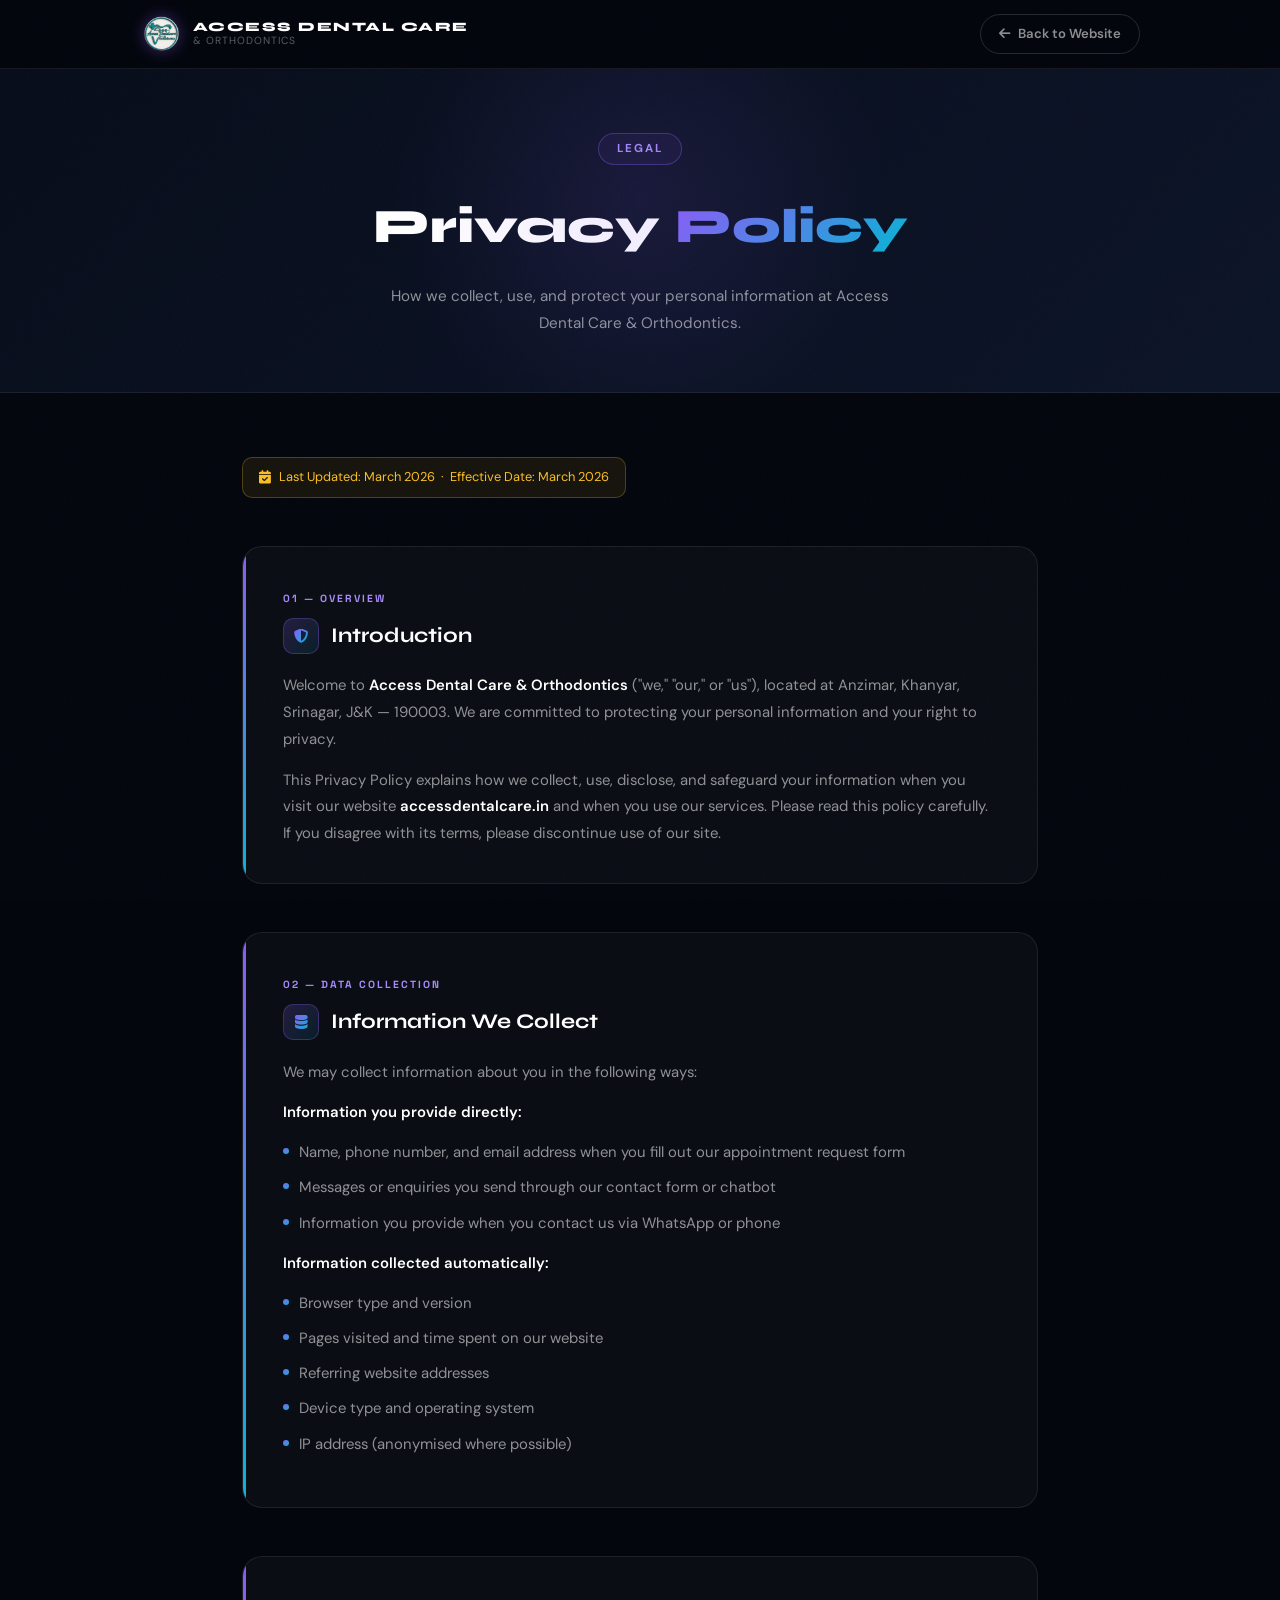
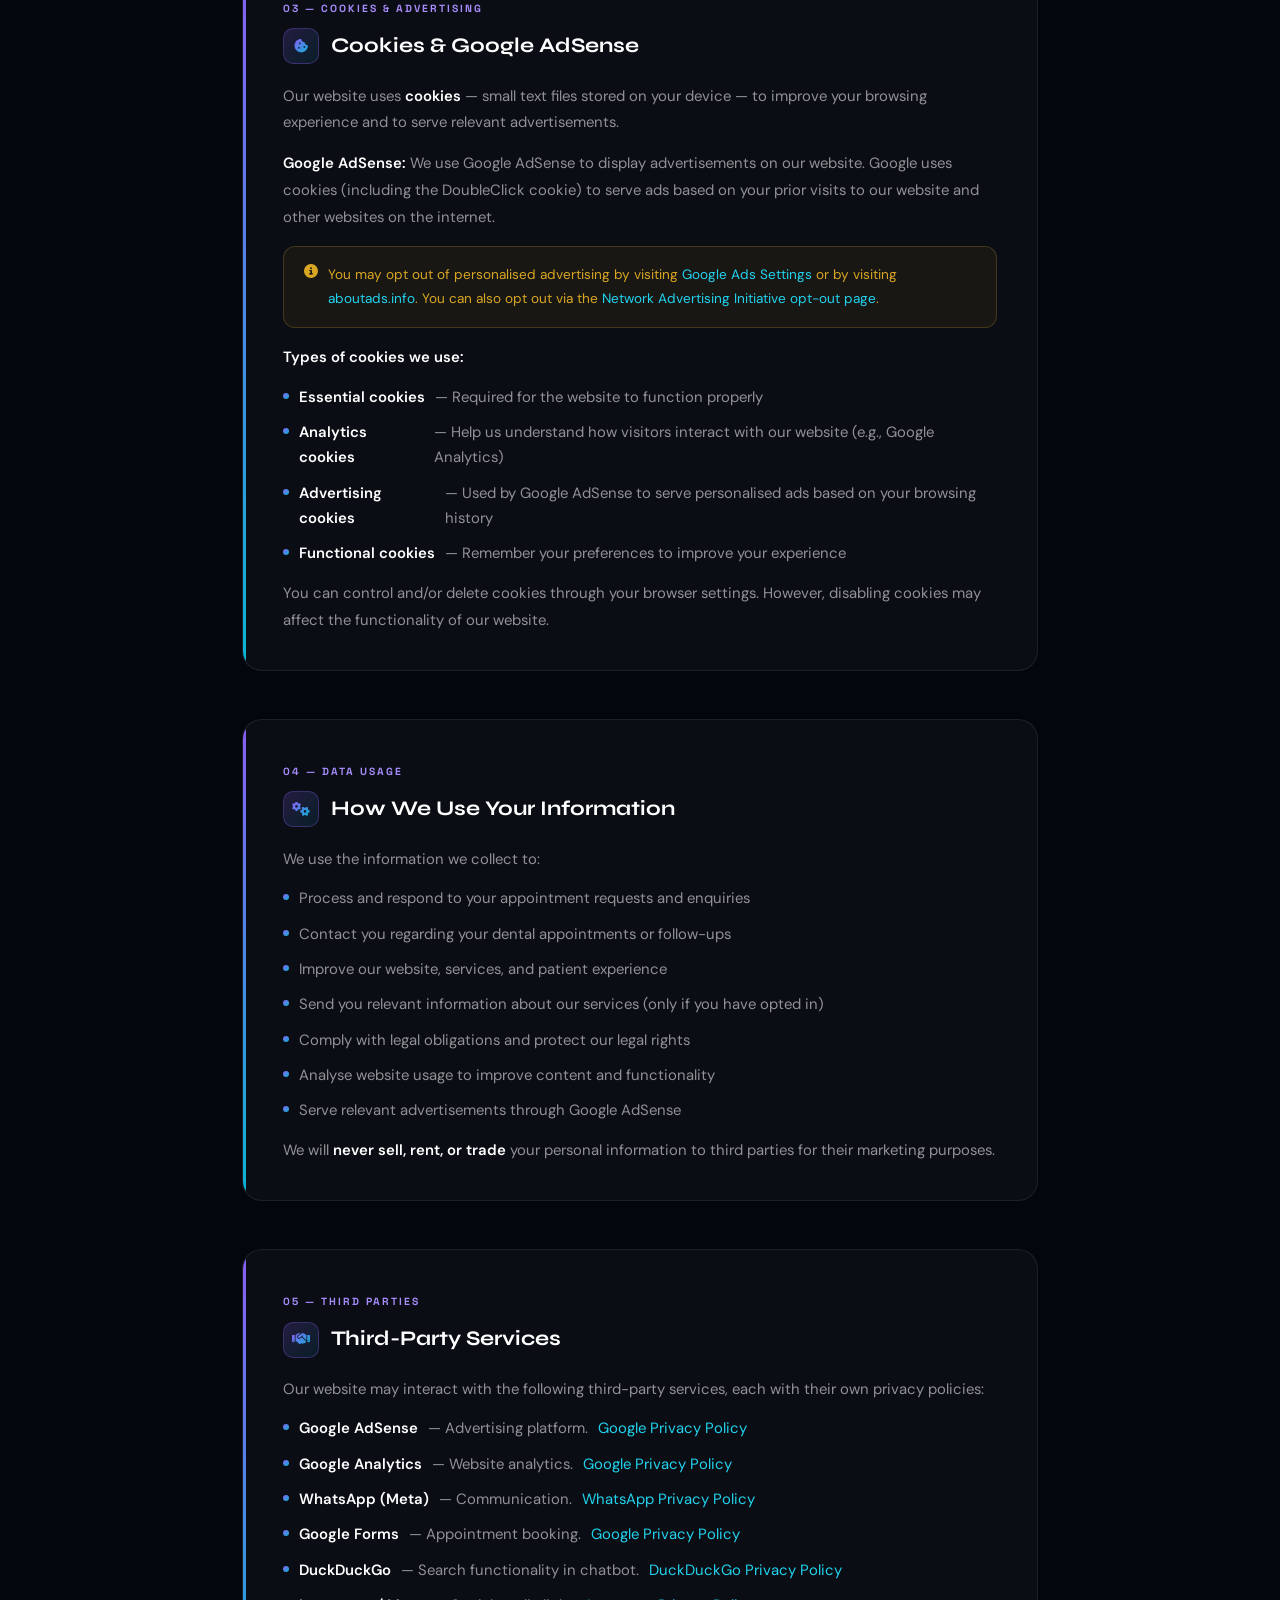
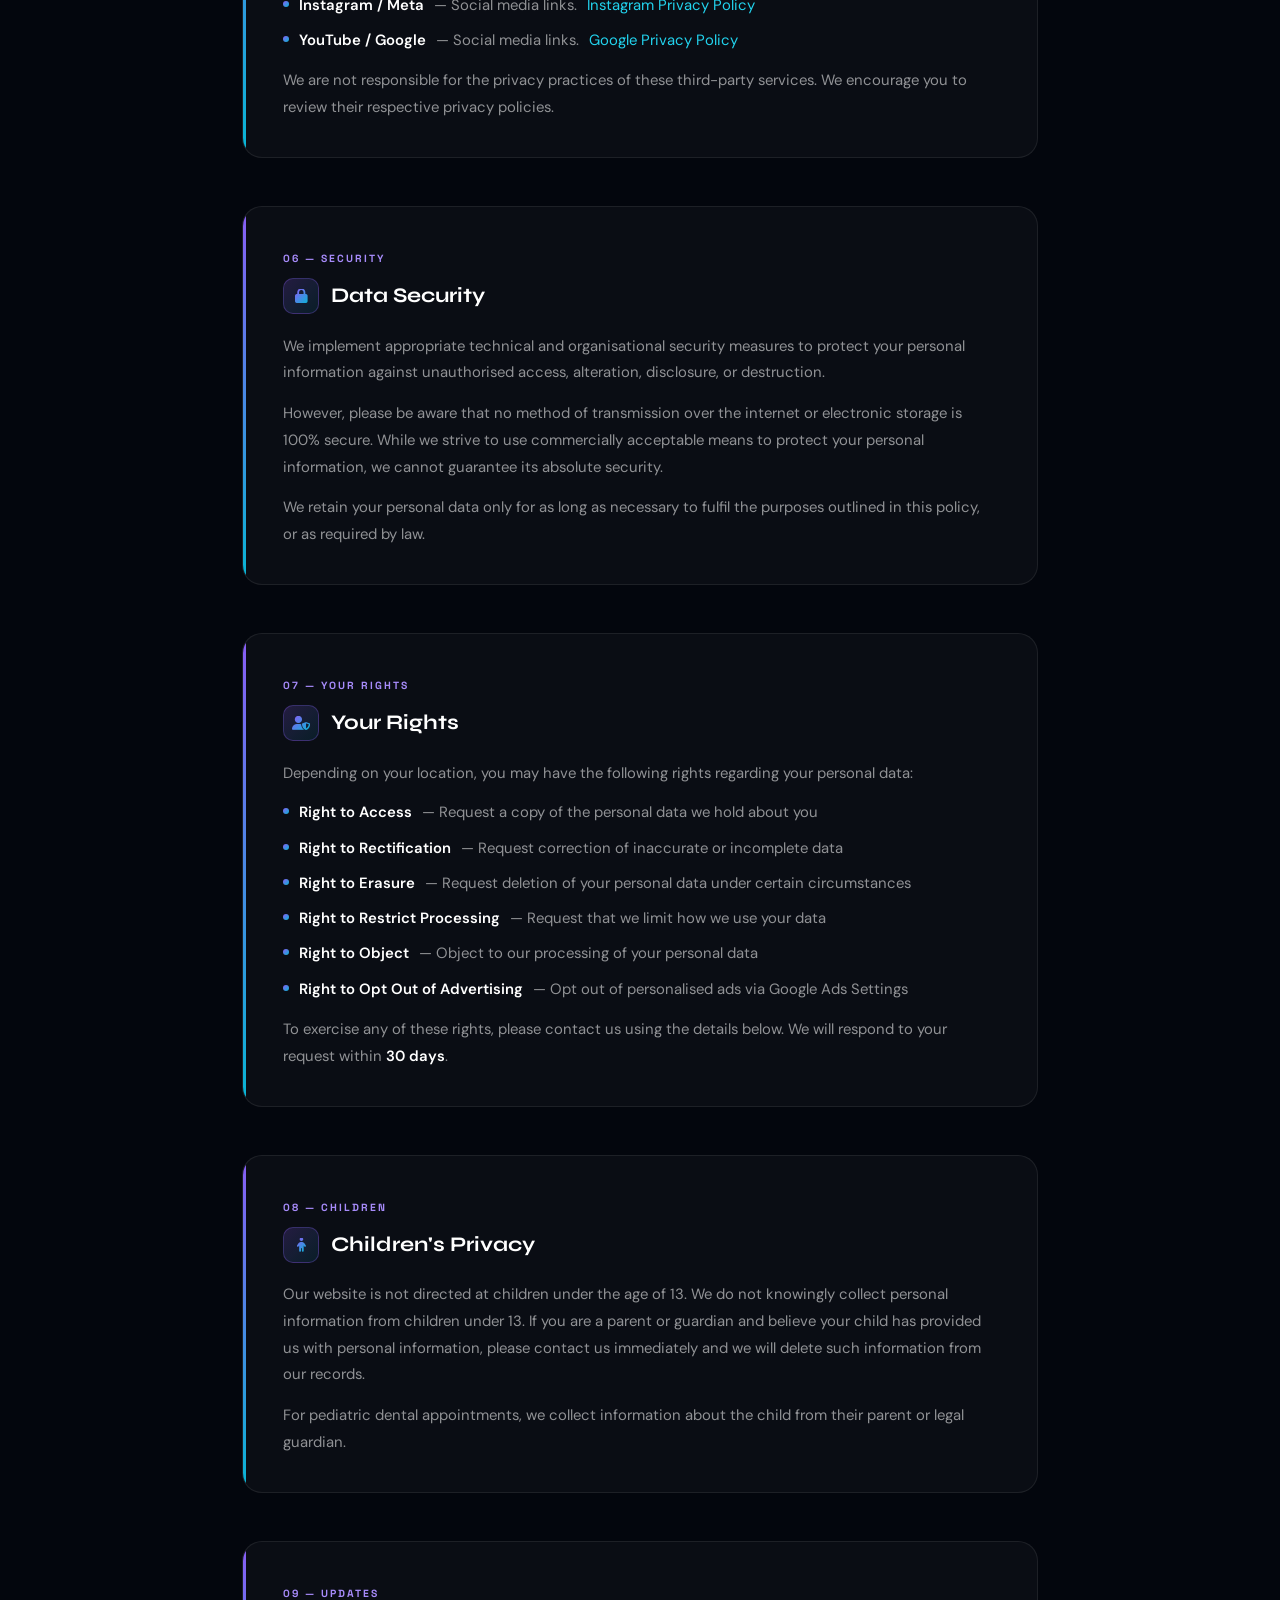
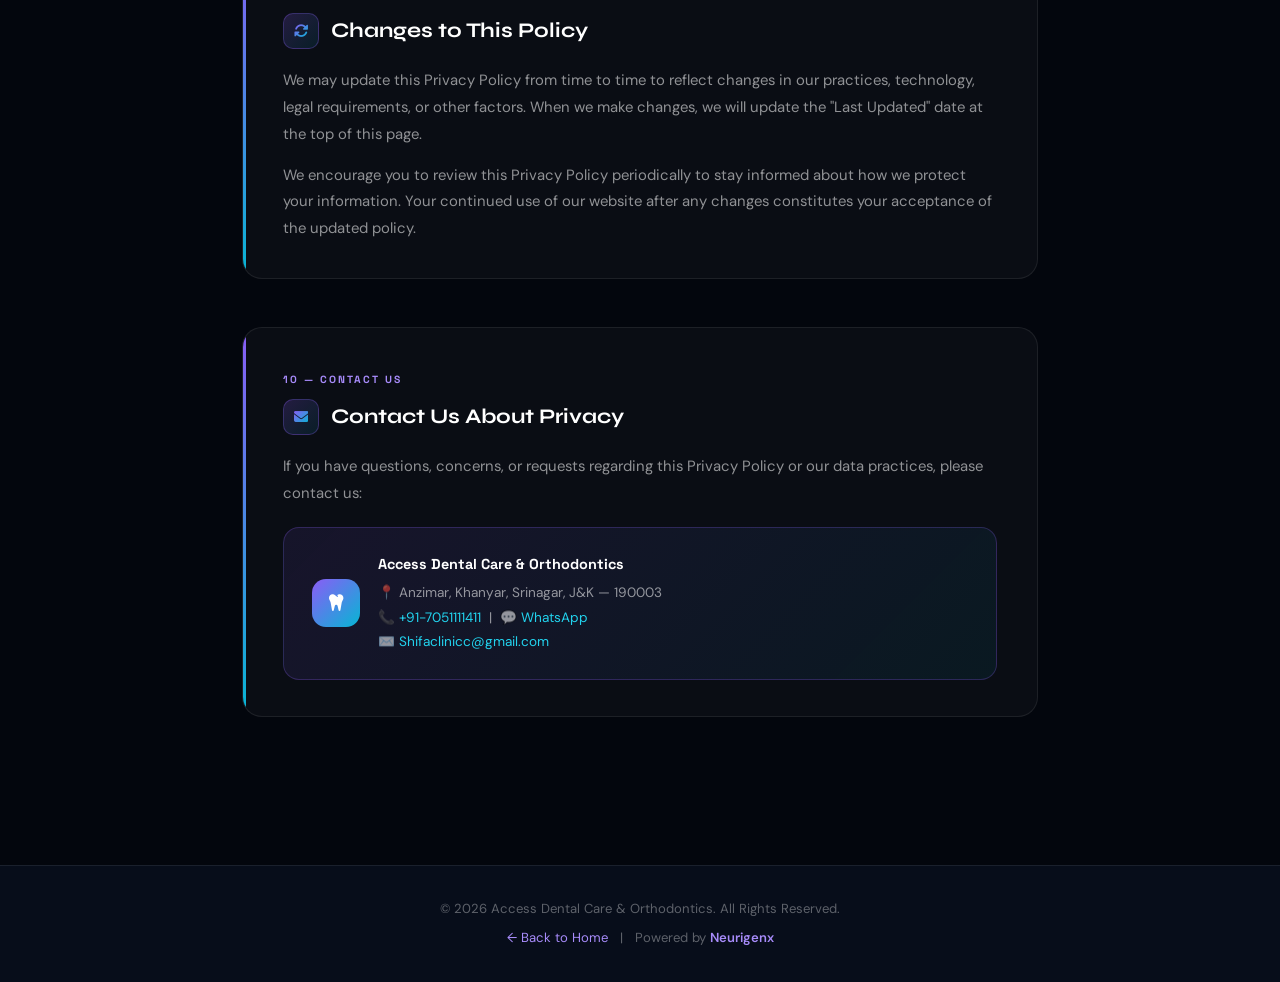
<file: privacy-policy.html>
<!DOCTYPE html>
<html lang="en">
<head>
  <!-- Google tag (gtag.js) -->
<script async src="https://www.googletagmanager.com/gtag/js?id=G-YGKJQ9YENW"></script>
<script>
  window.dataLayer = window.dataLayer || [];
  function gtag(){dataLayer.push(arguments);}
  gtag('js', new Date());

  gtag('config', 'G-YGKJQ9YENW');
</script>
  <meta charset="UTF-8">
  <meta name="viewport" content="width=device-width, initial-scale=1.0, viewport-fit=cover">
  <meta name="theme-color" content="#03060d">
  <title>Privacy Policy | Access Dental Care & Orthodontics</title>
  <meta name="description" content="Privacy Policy for Access Dental Care & Orthodontics, Srinagar. Learn how we collect, use and protect your personal information.">

  <link rel="stylesheet" href="https://cdnjs.cloudflare.com/ajax/libs/font-awesome/6.4.0/css/all.min.css">
  <link href="https://fonts.googleapis.com/css2?family=Space+Grotesk:wght@300;400;500;600;700&family=Syne:wght@400;600;700;800&family=DM+Sans:wght@300;400;500&display=swap" rel="stylesheet">
  <script async src="https://pagead2.googlesyndication.com/pagead/js/adsbygoogle.js?client=ca-pub-7815915531609481"
     crossorigin="anonymous"></script>
  <style>
    :root {
      --bg:      #03060d;
      --bg2:     #070d1a;
      --bg3:     #0c1428;
      --border:  rgba(255,255,255,0.08);
      --border2: rgba(255,255,255,0.14);
      --purple:  #8b5cf6;
      --purple2: #a78bfa;
      --cyan:    #06b6d4;
      --cyan2:   #22d3ee;
      --gold:    #fbbf24;
      --grey:    rgba(255,255,255,0.55);
      --grey2:   rgba(255,255,255,0.35);
      --grad:    linear-gradient(135deg,#8b5cf6,#06b6d4);
      --trans:   all 0.3s ease;
    }

    *, *::before, *::after { margin:0; padding:0; box-sizing:border-box; }
    html { scroll-behavior:smooth; }

    body {
      font-family: 'DM Sans', sans-serif;
      background: var(--bg);
      color: rgba(255,255,255,0.82);
      line-height: 1.75;
      overflow-x: hidden;
    }

    a { color: var(--cyan2); text-decoration: none; transition: var(--trans); }
    a:hover { color: var(--purple2); text-decoration: underline; }

    /* ── Noise ── */
    body::before {
      content:''; position:fixed; inset:0; z-index:9999; pointer-events:none;
      opacity:0.022;
      background-image:url("data:image/svg+xml,%3Csvg viewBox='0 0 256 256' xmlns='http://www.w3.org/2000/svg'%3E%3Cfilter id='n'%3E%3CfeTurbulence type='fractalNoise' baseFrequency='0.9' numOctaves='4' stitchTiles='stitch'/%3E%3C/filter%3E%3Crect width='100%25' height='100%25' filter='url(%23n)'/%3E%3C/svg%3E");
      background-size:200px;
    }

    /* ── Header ── */
    header {
      position: sticky; top:0; z-index:100;
      background: rgba(3,6,13,0.95);
      backdrop-filter: blur(20px);
      border-bottom: 1px solid var(--border);
      padding: 0 32px;
    }
    .header-inner {
      max-width: 1000px; margin:0 auto;
      display: flex; align-items:center; justify-content:space-between;
      height: 68px;
    }
    .logo {
      display:flex; align-items:center; gap:10px;
      text-decoration:none;
    }
    .logo img { height:40px; width:auto; filter:drop-shadow(0 0 8px rgba(139,92,246,0.4)); }
    .logo-words { display:flex; flex-direction:column; line-height:1.2; }
    .logo-top { font-family:'Syne',sans-serif; font-weight:800; font-size:0.8rem; letter-spacing:1.5px; color:#fff; }
    .logo-bot { font-size:0.65rem; letter-spacing:1px; color:var(--grey2); }

    .back-link {
      display:inline-flex; align-items:center; gap:8px;
      padding: 8px 18px;
      border: 1px solid var(--border2);
      border-radius: 50px;
      font-size: 0.82rem; font-weight:600;
      color: var(--grey);
      transition: var(--trans);
    }
    .back-link:hover {
      border-color: var(--purple2); color:#fff;
      background: rgba(139,92,246,0.08);
      text-decoration: none;
    }

    /* ── Hero banner ── */
    .page-hero {
      background: linear-gradient(135deg, var(--bg2), var(--bg3));
      border-bottom: 1px solid var(--border);
      padding: 64px 32px 56px;
      text-align: center;
      position: relative; overflow: hidden;
    }
    .page-hero::before {
      content:''; position:absolute; top:-120px; left:50%; transform:translateX(-50%);
      width:500px; height:500px; border-radius:50%;
      background: radial-gradient(circle, rgba(139,92,246,0.12), transparent 70%);
      pointer-events:none;
    }
    .page-tag {
      display:inline-block;
      padding: 5px 18px;
      border: 1px solid rgba(139,92,246,0.35);
      border-radius: 50px;
      font-size: 0.72rem; font-weight:700; letter-spacing:2px; text-transform:uppercase;
      color: var(--purple2); background: rgba(139,92,246,0.07);
      margin-bottom: 20px;
    }
    .page-hero h1 {
      font-family:'Syne',sans-serif; font-weight:800;
      font-size: clamp(2rem,5vw,3rem);
      color:#fff; margin-bottom:14px;
    }
    .page-hero h1 span {
      background: var(--grad);
      -webkit-background-clip:text; -webkit-text-fill-color:transparent; background-clip:text;
    }
    .page-hero p {
      color:var(--grey); font-size:0.95rem;
      max-width: 520px; margin:0 auto;
    }

    /* ── Content ── */
    .content-wrap {
      max-width: 860px; margin:0 auto;
      padding: 64px 32px 100px;
    }

    /* Last updated badge */
    .last-updated {
      display:inline-flex; align-items:center; gap:8px;
      padding: 8px 16px;
      background: rgba(251,191,36,0.08);
      border: 1px solid rgba(251,191,36,0.25);
      border-radius: 10px;
      font-size:0.8rem; color: var(--gold);
      margin-bottom: 48px;
    }
    .last-updated i { font-size:0.85rem; }

    /* Sections */
    .policy-section {
      margin-bottom: 48px;
      padding: 36px 40px;
      background: rgba(255,255,255,0.03);
      border: 1px solid var(--border);
      border-radius: 20px;
      position: relative; overflow:hidden;
      transition: var(--trans);
    }
    .policy-section::before {
      content:''; position:absolute; top:0; left:0;
      width:3px; height:100%;
      background: var(--grad); border-radius:2px;
    }
    .policy-section:hover {
      background: rgba(255,255,255,0.05);
      border-color: rgba(139,92,246,0.25);
    }

    .section-num {
      display:inline-block;
      font-size:0.65rem; font-weight:800; letter-spacing:2px; text-transform:uppercase;
      color:var(--purple2); margin-bottom:10px;
      font-family:'Space Grotesk',sans-serif;
    }
    .policy-section h2 {
      font-family:'Syne',sans-serif; font-weight:700;
      font-size:1.3rem; color:#fff;
      margin-bottom: 18px;
      display:flex; align-items:center; gap:12px;
    }
    .policy-section h2 i {
      width:36px; height:36px;
      background: rgba(139,92,246,0.15);
      border: 1px solid rgba(139,92,246,0.3);
      border-radius:10px;
      display:flex; align-items:center; justify-content:center;
      font-size:0.9rem; flex-shrink:0;
      background: linear-gradient(135deg,rgba(139,92,246,0.2),rgba(6,182,212,0.1));
    }
    .policy-section h2 i::before { 
      background:var(--grad); -webkit-background-clip:text; 
      -webkit-text-fill-color:transparent; background-clip:text;
    }

    .policy-section p {
      color: var(--grey); font-size:0.93rem; margin-bottom:14px; line-height:1.8;
    }
    .policy-section p:last-child { margin-bottom:0; }

    .policy-section ul {
      list-style:none; margin:14px 0;
    }
    .policy-section ul li {
      display:flex; align-items:flex-start; gap:10px;
      color:var(--grey); font-size:0.93rem;
      margin-bottom:10px; line-height:1.7;
    }
    .policy-section ul li::before {
      content:''; display:inline-block; flex-shrink:0;
      width:6px; height:6px; border-radius:50%;
      background: var(--grad);
      margin-top:8px;
    }

    strong { color:#fff; font-weight:600; }

    /* Contact card */
    .contact-card {
      display:flex; align-items:center; gap:18px;
      padding: 24px 28px;
      background: linear-gradient(135deg, rgba(139,92,246,0.1), rgba(6,182,212,0.07));
      border: 1px solid rgba(139,92,246,0.25);
      border-radius:16px; margin-top:20px;
    }
    .contact-card-icon {
      width:48px; height:48px; border-radius:14px;
      background: var(--grad);
      display:flex; align-items:center; justify-content:center;
      font-size:1.2rem; color:#fff; flex-shrink:0;
    }
    .contact-card h4 { font-family:'Space Grotesk',sans-serif; font-size:0.9rem; font-weight:700; color:#fff; margin-bottom:4px; }
    .contact-card p { color:var(--grey); font-size:0.85rem; margin:0; }
    .contact-card a { color:var(--cyan2); }

    /* AdSense note */
    .adsense-note {
      margin-top:16px; padding:16px 20px;
      background: rgba(251,191,36,0.06);
      border:1px solid rgba(251,191,36,0.2);
      border-radius:12px;
      font-size:0.85rem; color:rgba(251,191,36,0.85);
      display:flex; align-items:flex-start; gap:10px;
    }
    .adsense-note i { flex-shrink:0; margin-top:2px; }

    /* Footer */
    .page-footer {
      background: var(--bg2);
      border-top:1px solid var(--border);
      padding: 32px;
      text-align:center;
    }
    .page-footer p { font-size:0.82rem; color:var(--grey2); }
    .page-footer a { color:var(--purple2); }
    .neurigenx { color:var(--purple2); font-weight:600; }

    /* Responsive */
    @media(max-width:768px) {
      header { padding:0 16px; }
      .logo-bot { display:none; }
      .page-hero { padding:44px 20px 40px; }
      .content-wrap { padding:40px 16px 72px; }
      .policy-section { padding:24px 22px; }
      .contact-card { flex-direction:column; text-align:center; }
    }
  </style>
</head>
<body>

  <!-- Header -->
  <header>
    <div class="header-inner">
      <a href="index.html" class="logo">
        <img src="logo-trans.png" alt="Access Dental Care">
        <div class="logo-words">
          <span class="logo-top">ACCESS DENTAL CARE</span>
          <span class="logo-bot">&amp; ORTHODONTICS</span>
        </div>
      </a>
      <a href="index.html" class="back-link">
        <i class="fas fa-arrow-left"></i> Back to Website
      </a>
    </div>
  </header>

  <!-- Hero -->
  <div class="page-hero">
    <div class="page-tag">Legal</div>
    <h1>Privacy <span>Policy</span></h1>
    <p>How we collect, use, and protect your personal information at Access Dental Care &amp; Orthodontics.</p>
  </div>

  <!-- Content -->
  <div class="content-wrap">

    <div class="last-updated">
      <i class="fas fa-calendar-check"></i>
      Last Updated: March 2026 &nbsp;·&nbsp; Effective Date: March 2026
    </div>

    <!-- 1. Introduction -->
    <div class="policy-section">
      <span class="section-num">01 — Overview</span>
      <h2><i class="fas fa-shield-alt"></i> Introduction</h2>
      <p>Welcome to <strong>Access Dental Care &amp; Orthodontics</strong> ("we," "our," or "us"), located at Anzimar, Khanyar, Srinagar, J&amp;K — 190003. We are committed to protecting your personal information and your right to privacy.</p>
      <p>This Privacy Policy explains how we collect, use, disclose, and safeguard your information when you visit our website <strong>accessdentalcare.in</strong> and when you use our services. Please read this policy carefully. If you disagree with its terms, please discontinue use of our site.</p>
    </div>

    <!-- 2. Information We Collect -->
    <div class="policy-section">
      <span class="section-num">02 — Data Collection</span>
      <h2><i class="fas fa-database"></i> Information We Collect</h2>
      <p>We may collect information about you in the following ways:</p>
      <p><strong>Information you provide directly:</strong></p>
      <ul>
        <li>Name, phone number, and email address when you fill out our appointment request form</li>
        <li>Messages or enquiries you send through our contact form or chatbot</li>
        <li>Information you provide when you contact us via WhatsApp or phone</li>
      </ul>
      <p><strong>Information collected automatically:</strong></p>
      <ul>
        <li>Browser type and version</li>
        <li>Pages visited and time spent on our website</li>
        <li>Referring website addresses</li>
        <li>Device type and operating system</li>
        <li>IP address (anonymised where possible)</li>
      </ul>
    </div>

    <!-- 3. Cookies & Advertising -->
    <div class="policy-section">
      <span class="section-num">03 — Cookies &amp; Advertising</span>
      <h2><i class="fas fa-cookie-bite"></i> Cookies &amp; Google AdSense</h2>
      <p>Our website uses <strong>cookies</strong> — small text files stored on your device — to improve your browsing experience and to serve relevant advertisements.</p>
      <p><strong>Google AdSense:</strong> We use Google AdSense to display advertisements on our website. Google uses cookies (including the DoubleClick cookie) to serve ads based on your prior visits to our website and other websites on the internet.</p>
      <div class="adsense-note">
        <i class="fas fa-info-circle"></i>
        <span>You may opt out of personalised advertising by visiting <a href="https://www.google.com/settings/ads" target="_blank">Google Ads Settings</a> or by visiting <a href="https://www.aboutads.info" target="_blank">aboutads.info</a>. You can also opt out via the <a href="https://www.networkadvertising.org/managing/opt_out.asp" target="_blank">Network Advertising Initiative opt-out page</a>.</span>
      </div>
      <p style="margin-top:16px"><strong>Types of cookies we use:</strong></p>
      <ul>
        <li><strong>Essential cookies</strong> — Required for the website to function properly</li>
        <li><strong>Analytics cookies</strong> — Help us understand how visitors interact with our website (e.g., Google Analytics)</li>
        <li><strong>Advertising cookies</strong> — Used by Google AdSense to serve personalised ads based on your browsing history</li>
        <li><strong>Functional cookies</strong> — Remember your preferences to improve your experience</li>
      </ul>
      <p>You can control and/or delete cookies through your browser settings. However, disabling cookies may affect the functionality of our website.</p>
    </div>

    <!-- 4. How We Use Information -->
    <div class="policy-section">
      <span class="section-num">04 — Data Usage</span>
      <h2><i class="fas fa-cogs"></i> How We Use Your Information</h2>
      <p>We use the information we collect to:</p>
      <ul>
        <li>Process and respond to your appointment requests and enquiries</li>
        <li>Contact you regarding your dental appointments or follow-ups</li>
        <li>Improve our website, services, and patient experience</li>
        <li>Send you relevant information about our services (only if you have opted in)</li>
        <li>Comply with legal obligations and protect our legal rights</li>
        <li>Analyse website usage to improve content and functionality</li>
        <li>Serve relevant advertisements through Google AdSense</li>
      </ul>
      <p>We will <strong>never sell, rent, or trade</strong> your personal information to third parties for their marketing purposes.</p>
    </div>

    <!-- 5. Third Party Services -->
    <div class="policy-section">
      <span class="section-num">05 — Third Parties</span>
      <h2><i class="fas fa-handshake"></i> Third-Party Services</h2>
      <p>Our website may interact with the following third-party services, each with their own privacy policies:</p>
      <ul>
        <li><strong>Google AdSense</strong> — Advertising platform. <a href="https://policies.google.com/privacy" target="_blank">Google Privacy Policy</a></li>
        <li><strong>Google Analytics</strong> — Website analytics. <a href="https://policies.google.com/privacy" target="_blank">Google Privacy Policy</a></li>
        <li><strong>WhatsApp (Meta)</strong> — Communication. <a href="https://www.whatsapp.com/legal/privacy-policy" target="_blank">WhatsApp Privacy Policy</a></li>
        <li><strong>Google Forms</strong> — Appointment booking. <a href="https://policies.google.com/privacy" target="_blank">Google Privacy Policy</a></li>
        <li><strong>DuckDuckGo</strong> — Search functionality in chatbot. <a href="https://duckduckgo.com/privacy" target="_blank">DuckDuckGo Privacy Policy</a></li>
        <li><strong>Instagram / Meta</strong> — Social media links. <a href="https://privacycenter.instagram.com/policy" target="_blank">Instagram Privacy Policy</a></li>
        <li><strong>YouTube / Google</strong> — Social media links. <a href="https://policies.google.com/privacy" target="_blank">Google Privacy Policy</a></li>
      </ul>
      <p>We are not responsible for the privacy practices of these third-party services. We encourage you to review their respective privacy policies.</p>
    </div>

    <!-- 6. Data Security -->
    <div class="policy-section">
      <span class="section-num">06 — Security</span>
      <h2><i class="fas fa-lock"></i> Data Security</h2>
      <p>We implement appropriate technical and organisational security measures to protect your personal information against unauthorised access, alteration, disclosure, or destruction.</p>
      <p>However, please be aware that no method of transmission over the internet or electronic storage is 100% secure. While we strive to use commercially acceptable means to protect your personal information, we cannot guarantee its absolute security.</p>
      <p>We retain your personal data only for as long as necessary to fulfil the purposes outlined in this policy, or as required by law.</p>
    </div>

    <!-- 7. Your Rights -->
    <div class="policy-section">
      <span class="section-num">07 — Your Rights</span>
      <h2><i class="fas fa-user-shield"></i> Your Rights</h2>
      <p>Depending on your location, you may have the following rights regarding your personal data:</p>
      <ul>
        <li><strong>Right to Access</strong> — Request a copy of the personal data we hold about you</li>
        <li><strong>Right to Rectification</strong> — Request correction of inaccurate or incomplete data</li>
        <li><strong>Right to Erasure</strong> — Request deletion of your personal data under certain circumstances</li>
        <li><strong>Right to Restrict Processing</strong> — Request that we limit how we use your data</li>
        <li><strong>Right to Object</strong> — Object to our processing of your personal data</li>
        <li><strong>Right to Opt Out of Advertising</strong> — Opt out of personalised ads via Google Ads Settings</li>
      </ul>
      <p>To exercise any of these rights, please contact us using the details below. We will respond to your request within <strong>30 days</strong>.</p>
    </div>

    <!-- 8. Children's Privacy -->
    <div class="policy-section">
      <span class="section-num">08 — Children</span>
      <h2><i class="fas fa-child"></i> Children's Privacy</h2>
      <p>Our website is not directed at children under the age of 13. We do not knowingly collect personal information from children under 13. If you are a parent or guardian and believe your child has provided us with personal information, please contact us immediately and we will delete such information from our records.</p>
      <p>For pediatric dental appointments, we collect information about the child from their parent or legal guardian.</p>
    </div>

    <!-- 9. Changes -->
    <div class="policy-section">
      <span class="section-num">09 — Updates</span>
      <h2><i class="fas fa-sync-alt"></i> Changes to This Policy</h2>
      <p>We may update this Privacy Policy from time to time to reflect changes in our practices, technology, legal requirements, or other factors. When we make changes, we will update the "Last Updated" date at the top of this page.</p>
      <p>We encourage you to review this Privacy Policy periodically to stay informed about how we protect your information. Your continued use of our website after any changes constitutes your acceptance of the updated policy.</p>
    </div>

    <!-- 10. Contact -->
    <div class="policy-section">
      <span class="section-num">10 — Contact Us</span>
      <h2><i class="fas fa-envelope"></i> Contact Us About Privacy</h2>
      <p>If you have questions, concerns, or requests regarding this Privacy Policy or our data practices, please contact us:</p>
      <div class="contact-card">
        <div class="contact-card-icon"><i class="fas fa-tooth"></i></div>
        <div>
          <h4>Access Dental Care &amp; Orthodontics</h4>
          <p>
            📍 Anzimar, Khanyar, Srinagar, J&amp;K — 190003<br>
            📞 <a href="tel:+917051111411">+91-7051111411</a> &nbsp;|&nbsp;
            💬 <a href="https://wa.me/917051111411" target="_blank">WhatsApp</a><br>
            ✉️ <a href="mailto:Shifaclinicc@gmail.com">Shifaclinicc@gmail.com</a>
          </p>
        </div>
      </div>
    </div>

  </div><!-- /content-wrap -->

  <!-- Footer -->
  <div class="page-footer">
    <p>&copy; 2026 Access Dental Care &amp; Orthodontics. All Rights Reserved.</p>
    <p style="margin-top:6px">
      <a href="/index">← Back to Home</a>
      &nbsp;&nbsp;|&nbsp;&nbsp;
      Powered by <a href="https://www.neurigenx.com" target="_blank" class="neurigenx">Neurigenx</a>
    </p>
  </div>

</body>
</html>
</file>
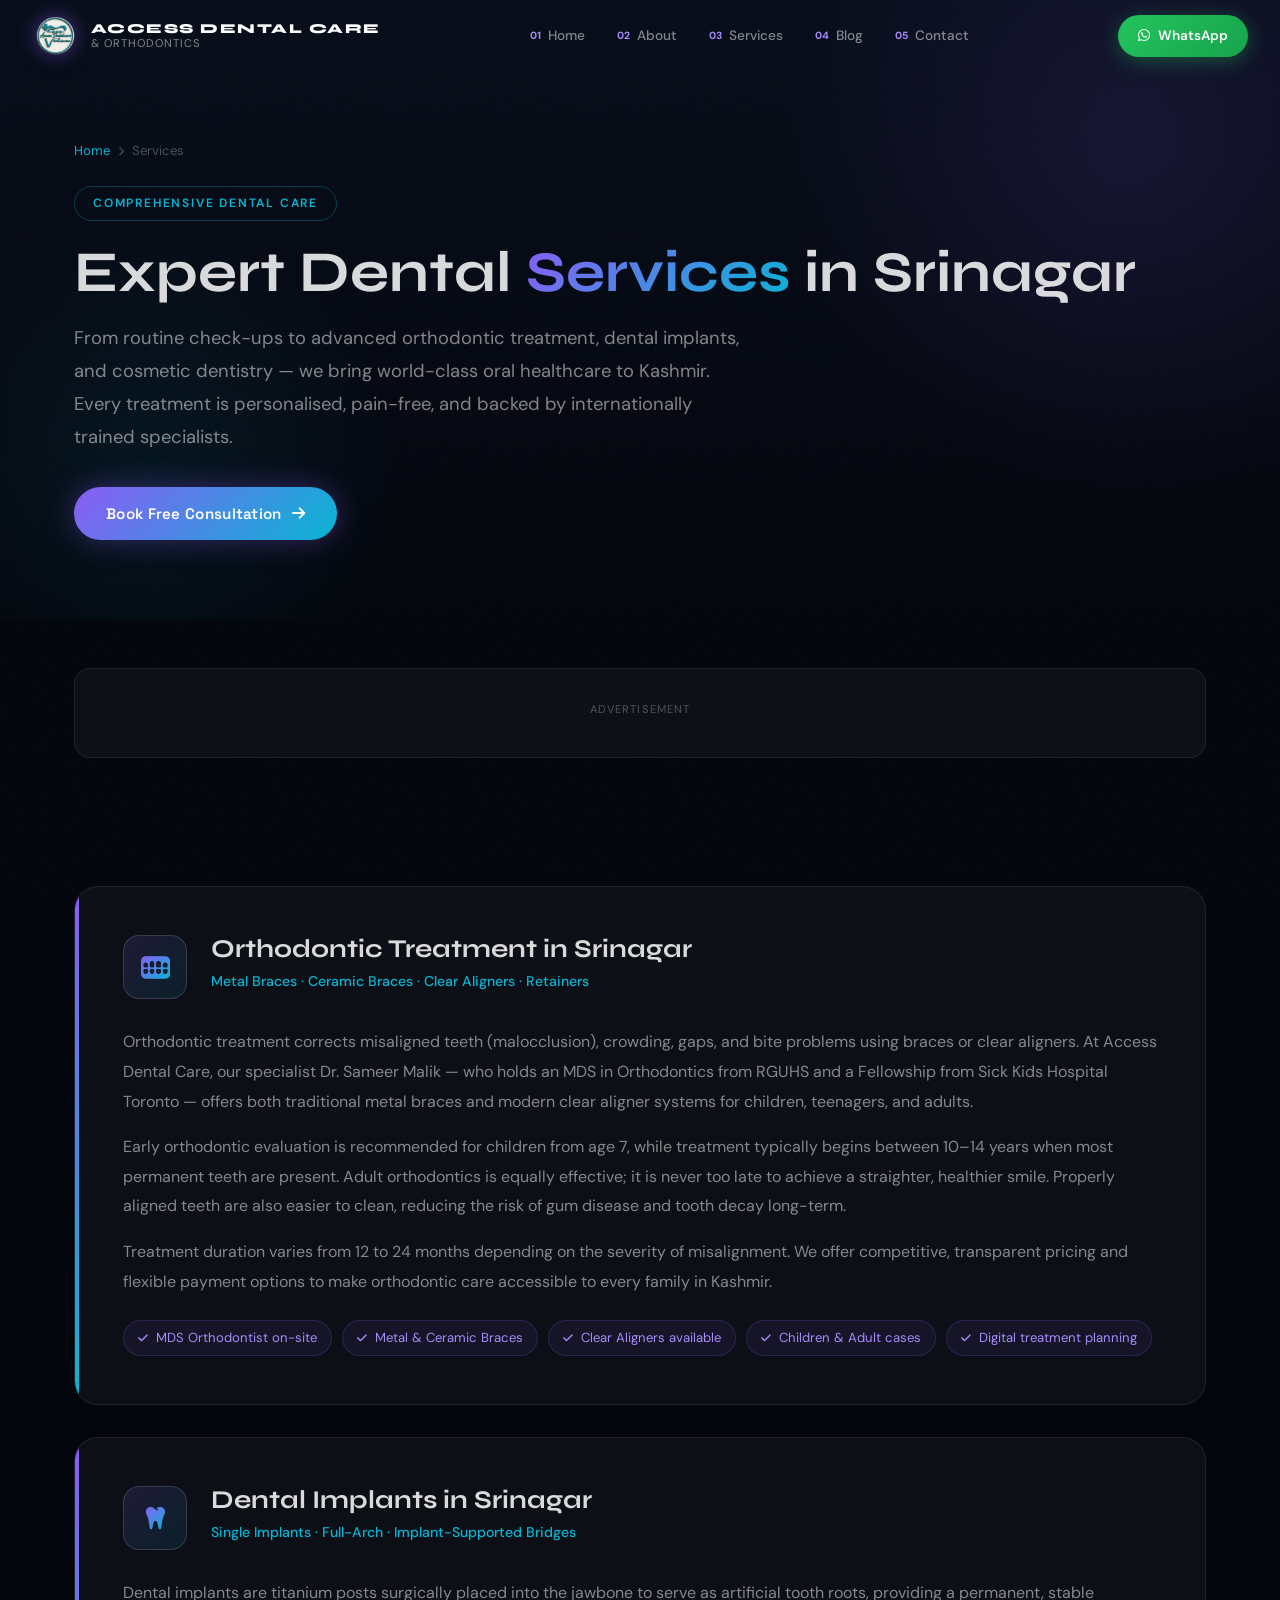
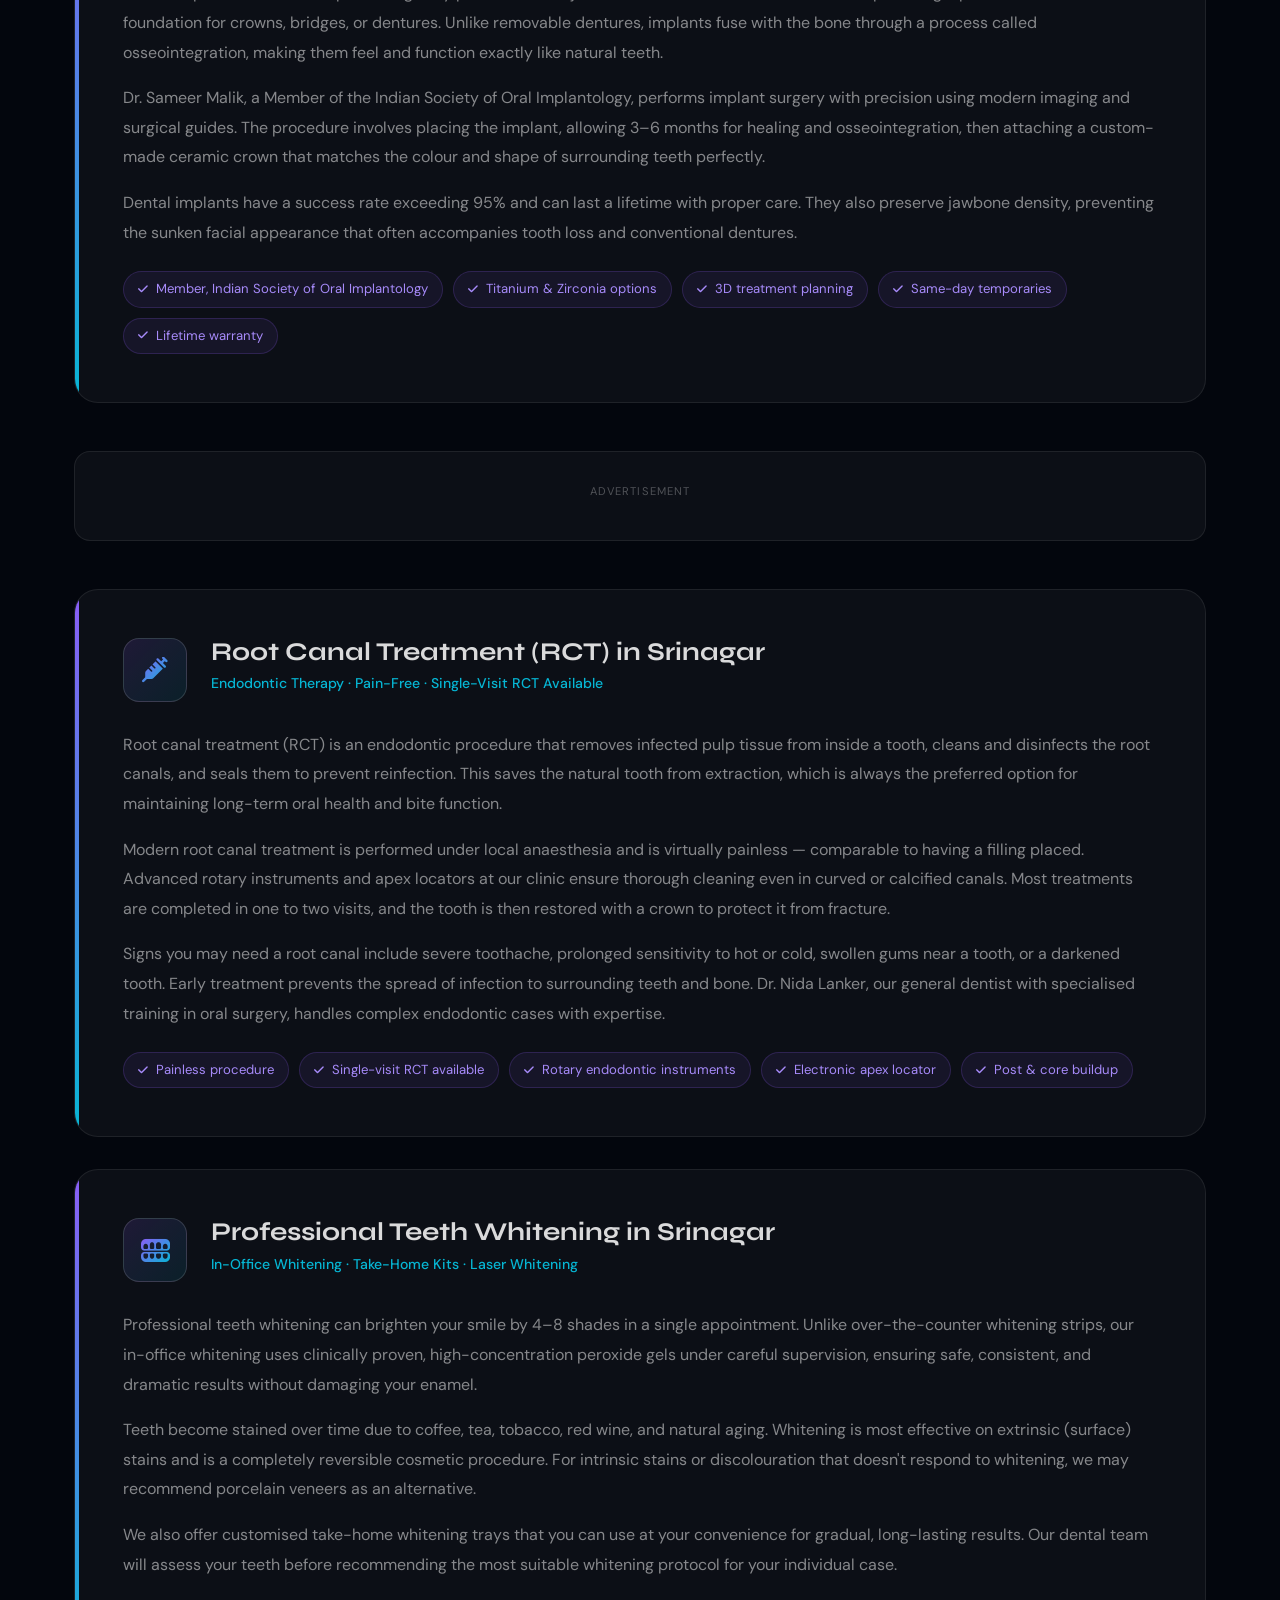
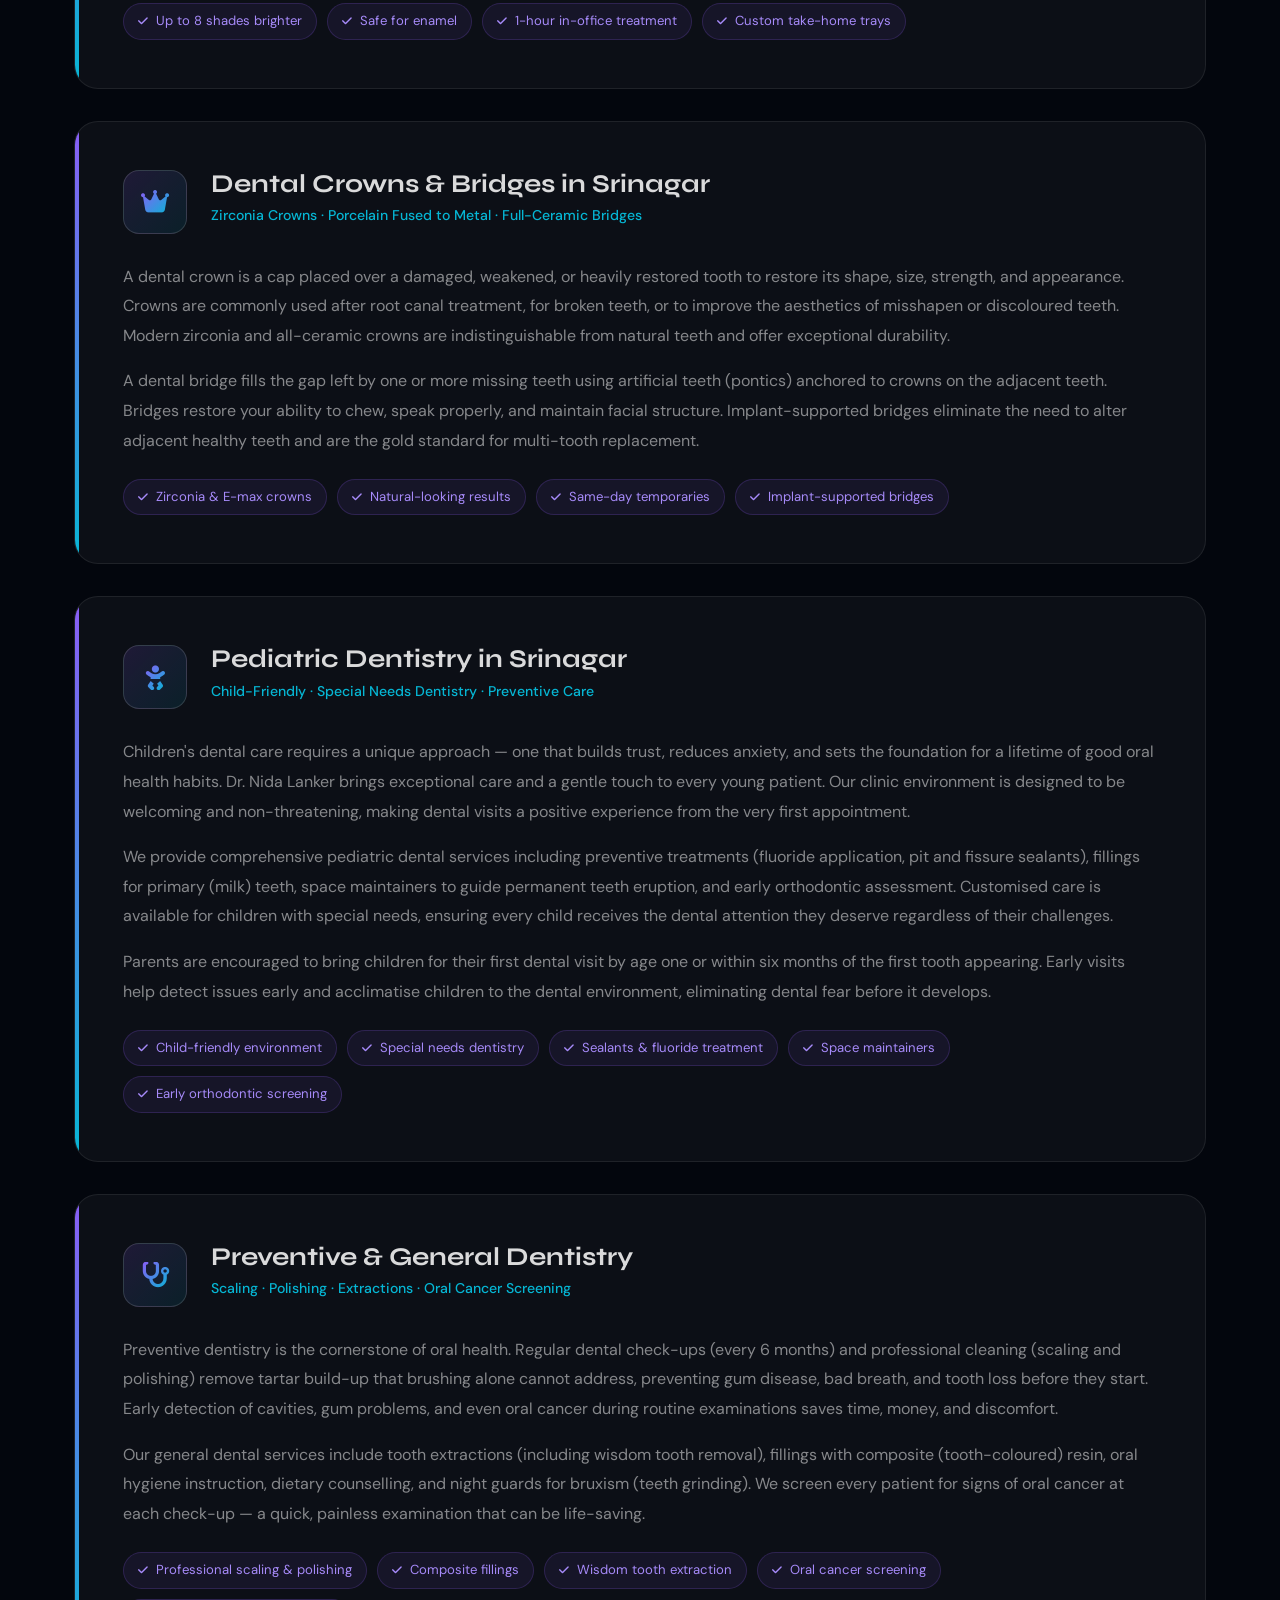
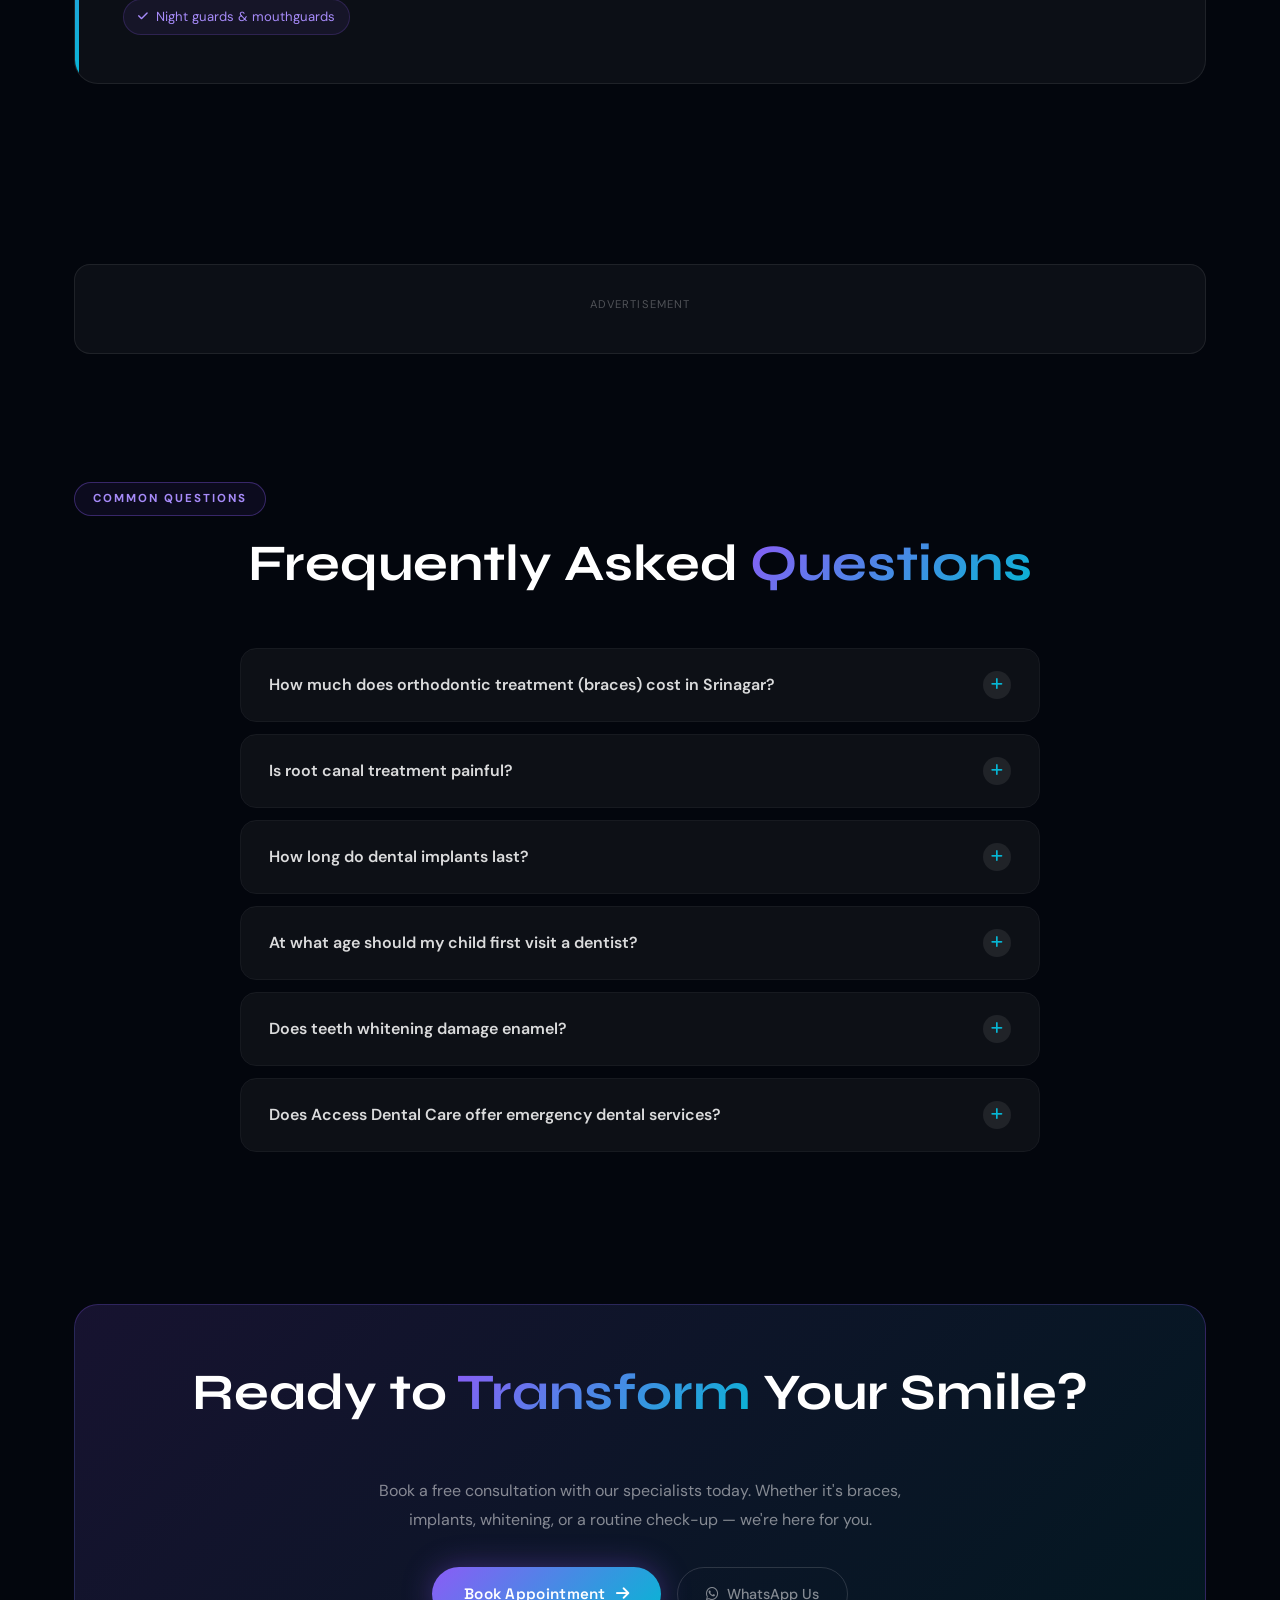
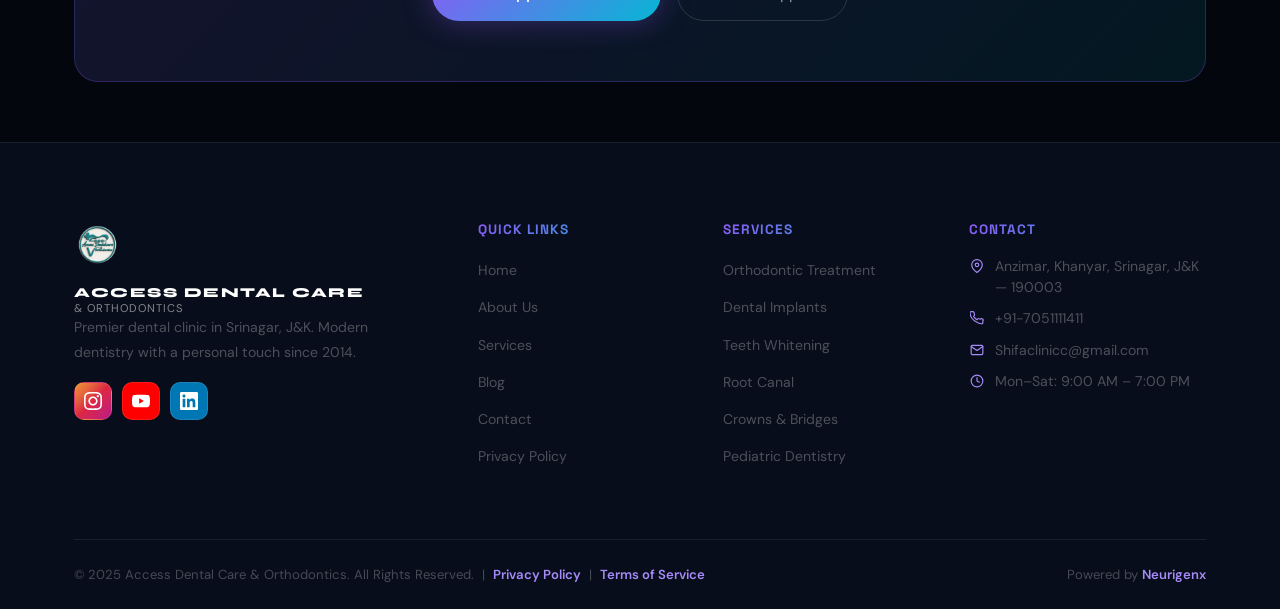
<file: services.html>
<!DOCTYPE html>
<html lang="en">
<head>
  <!-- Google tag (gtag.js) -->
  <script async src="https://www.googletagmanager.com/gtag/js?id=G-YGKJQ9YENW"></script>
  <script>
    window.dataLayer = window.dataLayer || [];
    function gtag(){dataLayer.push(arguments);}
    gtag('js', new Date());
    gtag('config', 'G-YGKJQ9YENW');
  </script>

  <meta charset="UTF-8">
  <meta name="viewport" content="width=device-width, initial-scale=1.0, viewport-fit=cover">
  <meta name="theme-color" content="#03060d">

  <!-- ═══ PRIMARY SEO META ═══ -->
  <title>Dental Services in Srinagar | Orthodontics, Implants, Root Canal | Access Dental Care</title>
  <meta name="description" content="Comprehensive dental services in Srinagar: orthodontic braces & aligners, dental implants, teeth whitening, root canal treatment, crowns, pediatric dentistry & more. Book your appointment today at Access Dental Care & Orthodontics, Khanyar.">
  <meta name="keywords" content="dental services srinagar, orthodontist srinagar, dental implants srinagar, root canal srinagar, teeth whitening srinagar, braces srinagar, pediatric dentist srinagar, dental clinic kashmir, crowns bridges srinagar, dental care jammu kashmir">
  <meta name="robots" content="index, follow, max-snippet:-1, max-image-preview:large, max-video-preview:-1">
  <meta name="author" content="Access Dental Care & Orthodontics">
  <link rel="canonical" href="https://accessdentalcare.in/services">

  <!-- ═══ OPEN GRAPH ═══ -->
  <meta property="og:type" content="website">
  <meta property="og:url" content="https://accessdentalcare.in/services">
  <meta property="og:title" content="Dental Services in Srinagar | Access Dental Care & Orthodontics">
  <meta property="og:description" content="Expert dental care in Srinagar: orthodontics, implants, root canal, teeth whitening, pediatric dentistry & more. Led by Dr. Sameer Malik (MDS, MFDS RCS Edinburgh) & Dr. Nida Lanker (Gold Medalist BDS).">
  <meta property="og:image" content="https://accessdentalcare.in/clinic-image.png">
  <meta property="og:site_name" content="Access Dental Care & Orthodontics">
  <meta property="og:locale" content="en_IN">

  <!-- ═══ TWITTER CARD ═══ -->
  <meta name="twitter:card" content="summary_large_image">
  <meta name="twitter:title" content="Dental Services in Srinagar | Access Dental Care">
  <meta name="twitter:description" content="Expert dental care in Srinagar — orthodontics, implants, root canal & more. Book today.">
  <meta name="twitter:image" content="https://accessdentalcare.in/clinic-image.png">

  <!-- ═══ STRUCTURED DATA — MedicalClinic + Services ═══ -->
  <script type="application/ld+json">
  {
    "@context": "https://schema.org",
    "@type": "MedicalClinic",
    "name": "Access Dental Care & Orthodontics",
    "url": "https://accessdentalcare.in",
    "logo": "https://accessdentalcare.in/logo.png",
    "image": "https://accessdentalcare.in/clinic-image.png",
    "description": "Premier dental clinic in Srinagar offering orthodontics, dental implants, root canal treatment, teeth whitening, pediatric dentistry, crowns and bridges.",
    "address": {
      "@type": "PostalAddress",
      "streetAddress": "Anzimar, Khanyar",
      "addressLocality": "Srinagar",
      "addressRegion": "Jammu & Kashmir",
      "postalCode": "190003",
      "addressCountry": "IN"
    },
    "telephone": "+91-7051111411",
    "email": "Shifaclinicc@gmail.com",
    "openingHoursSpecification": [
      {
        "@type": "OpeningHoursSpecification",
        "dayOfWeek": ["Monday","Tuesday","Wednesday","Thursday","Friday","Saturday"],
        "opens": "09:00",
        "closes": "19:00"
      }
    ],
    "medicalSpecialty": ["Dentistry","Orthodontics"],
    "availableService": [
      {"@type": "MedicalProcedure","name": "Orthodontic Treatment","description": "Braces and clear aligners for children and adults"},
      {"@type": "MedicalProcedure","name": "Dental Implants","description": "Permanent tooth replacement using titanium implants"},
      {"@type": "MedicalProcedure","name": "Root Canal Treatment","description": "Painless endodontic therapy to save infected teeth"},
      {"@type": "MedicalProcedure","name": "Teeth Whitening","description": "Professional in-office teeth whitening"},
      {"@type": "MedicalProcedure","name": "Dental Crowns and Bridges","description": "Custom ceramic and zirconia crowns and fixed bridges"},
      {"@type": "MedicalProcedure","name": "Pediatric Dentistry","description": "Child-friendly dental care for ages 1 and up"}
    ]
  }
  </script>

  <!-- ═══ BREADCRUMB SCHEMA ═══ -->
  <script type="application/ld+json">
  {
    "@context": "https://schema.org",
    "@type": "BreadcrumbList",
    "itemListElement": [
      {"@type":"ListItem","position":1,"name":"Home","item":"https://accessdentalcare.in"},
      {"@type":"ListItem","position":2,"name":"Services","item":"https://accessdentalcare.in/services"}
    ]
  }
  </script>

  <link rel="stylesheet" href="https://cdnjs.cloudflare.com/ajax/libs/font-awesome/6.4.0/css/all.min.css">
  <link href="https://fonts.googleapis.com/css2?family=Space+Grotesk:wght@300;400;500;600;700&family=Syne:wght@400;500;600;700;800&family=DM+Sans:ital,wght@0,300;0,400;0,500;1,300&display=swap" rel="stylesheet">
  <link rel="stylesheet" href="style.css">
  <script async src="https://pagead2.googlesyndication.com/pagead/js/adsbygoogle.js?client=ca-pub-7815915531609481" crossorigin="anonymous"></script>

  <style>
    /* ── Page-specific styles ── */
    .page-hero {
      padding: 140px 0 80px;
      position: relative;
      overflow: hidden;
      background: linear-gradient(180deg, #070d1a 0%, #03060d 100%);
    }
    .page-hero::before {
      content: '';
      position: absolute;
      top: -200px; right: -200px;
      width: 700px; height: 700px;
      background: radial-gradient(circle, rgba(139,92,246,0.12) 0%, transparent 70%);
      border-radius: 50%;
    }
    .page-hero::after {
      content: '';
      position: absolute;
      bottom: -100px; left: -100px;
      width: 500px; height: 500px;
      background: radial-gradient(circle, rgba(6,182,212,0.08) 0%, transparent 70%);
      border-radius: 50%;
    }
    .breadcrumb {
      display: flex; align-items: center; gap: 8px;
      font-size: 0.82rem; color: var(--grey);
      margin-bottom: 24px;
      position: relative; z-index: 1;
    }
    .breadcrumb a { color: var(--cyan); transition: var(--trans); }
    .breadcrumb a:hover { color: var(--purple2); }
    .breadcrumb span { color: var(--grey2); }
    .page-hero-content { position: relative; z-index: 1; }
    .page-hero-label {
      display: inline-block;
      font-size: 0.75rem; font-weight: 600; letter-spacing: 0.15em;
      text-transform: uppercase; color: var(--cyan);
      border: 1px solid rgba(6,182,212,0.3);
      padding: 6px 18px; border-radius: 100px;
      margin-bottom: 20px;
    }
    .page-hero h1 { font-size: clamp(2.2rem, 5vw, 3.6rem); margin-bottom: 18px; }
    .page-hero p.lead {
      font-size: 1.15rem; color: var(--grey);
      max-width: 680px; line-height: 1.8; margin-bottom: 32px;
    }

    /* ── Service detail cards ── */
    .services-detail { padding: 80px 0 100px; }
    .service-detail-card {
      background: var(--surface);
      border: 1px solid var(--border);
      border-radius: var(--r2);
      padding: 48px;
      margin-bottom: 32px;
      position: relative;
      overflow: hidden;
      transition: var(--trans);
    }
    .service-detail-card:hover {
      border-color: var(--border2);
      transform: translateY(-4px);
      box-shadow: 0 20px 60px rgba(0,0,0,0.5);
    }
    .service-detail-card::before {
      content: '';
      position: absolute;
      top: 0; left: 0;
      width: 4px; height: 100%;
      background: var(--grad);
      border-radius: 4px 0 0 4px;
    }
    .sdc-header {
      display: flex; align-items: flex-start; gap: 24px;
      margin-bottom: 28px;
    }
    .sdc-icon {
      width: 64px; height: 64px; flex-shrink: 0;
      background: var(--surface2);
      border: 1px solid var(--border2);
      border-radius: var(--r);
      display: flex; align-items: center; justify-content: center;
      font-size: 1.6rem;
      background: linear-gradient(135deg, rgba(139,92,246,0.15), rgba(6,182,212,0.1));
    }
    .sdc-icon i { background: var(--grad); -webkit-background-clip: text; -webkit-text-fill-color: transparent; background-clip: text; }
    .sdc-title-group h2 { font-size: 1.6rem; margin-bottom: 6px; }
    .sdc-title-group .sdc-subtitle { color: var(--cyan); font-size: 0.88rem; font-weight: 500; }
    .sdc-body p { color: var(--grey); margin-bottom: 16px; line-height: 1.85; }
    .sdc-body p:last-child { margin-bottom: 0; }
    .sdc-features {
      display: flex; flex-wrap: wrap; gap: 10px;
      margin-top: 24px;
    }
    .sdc-feat {
      display: flex; align-items: center; gap: 8px;
      background: rgba(139,92,246,0.08);
      border: 1px solid rgba(139,92,246,0.2);
      border-radius: 100px; padding: 6px 14px;
      font-size: 0.82rem; color: var(--purple2);
    }
    .sdc-feat i { font-size: 0.7rem; }

    /* AdSense slots */
    .ad-slot {
      background: var(--surface);
      border: 1px solid var(--border);
      border-radius: var(--r);
      padding: 12px;
      text-align: center;
      margin: 48px 0;
      min-height: 90px;
      display: flex; align-items: center; justify-content: center;
      overflow: hidden;
    }
    .ad-slot-label {
      font-size: 0.7rem; color: var(--grey2);
      text-transform: uppercase; letter-spacing: 0.1em;
      margin-bottom: 8px;
    }

    /* FAQ */
    .faq-section { padding: 80px 0; }
    .faq-item {
      border: 1px solid var(--border);
      border-radius: var(--r);
      margin-bottom: 12px;
      overflow: hidden;
      transition: var(--trans);
    }
    .faq-item:hover { border-color: var(--border2); }
    .faq-q {
      display: flex; align-items: center; justify-content: space-between;
      padding: 22px 28px;
      font-size: 1rem; font-weight: 600;
      cursor: pointer;
      background: var(--surface);
      user-select: none;
    }
    .faq-q .faq-icon {
      width: 28px; height: 28px; flex-shrink: 0;
      background: var(--surface2);
      border-radius: 50%;
      display: flex; align-items: center; justify-content: center;
      font-size: 0.85rem; color: var(--cyan);
      transition: transform 0.3s ease;
    }
    .faq-item.open .faq-icon { transform: rotate(45deg); }
    .faq-a {
      max-height: 0; overflow: hidden;
      transition: max-height 0.4s ease, padding 0.3s ease;
      padding: 0 28px;
      color: var(--grey); line-height: 1.8;
    }
    .faq-item.open .faq-a { max-height: 300px; padding: 0 28px 24px; }

    /* Responsive */
    @media (max-width: 768px) {
      .service-detail-card { padding: 28px 20px; }
      .sdc-header { flex-direction: column; gap: 16px; }
      .page-hero { padding: 120px 0 60px; }
    }
  </style>
</head>
<body>
<div class="cursor-glow" id="cursorGlow"></div>
<div class="noise-overlay"></div>

<!-- ═══ HEADER ═══ -->
<header id="site-header">
  <div class="header-inner">
    <a href="/" class="logo">
      <img src="logo-trans.png" alt="Access Dental Care & Orthodontics Srinagar" class="logo-img">
      <div class="logo-words">
        <span class="logo-top">ACCESS DENTAL CARE</span>
        <span class="logo-bot">&amp; ORTHODONTICS</span>
      </div>
    </a>
    <nav class="main-nav" id="mainNav">
      <ul>
        <li><a href="/" class="nav-link"><span>01</span>Home</a></li>
        <li><a href="/about" class="nav-link"><span>02</span>About</a></li>
        <li><a href="/services" class="nav-link active-page"><span>03</span>Services</a></li>
        <li><a href="/blogs" class="nav-link"><span>04</span>Blog</a></li>
        <li><a href="/contact" class="nav-link"><span>05</span>Contact</a></li>
      </ul>
    </nav>
    <div class="header-actions">
      <a href="https://wa.me/917051111411" target="_blank" class="wa-btn desktop-wa">
        <i class="fab fa-whatsapp"></i><span>WhatsApp</span>
      </a>
      <button class="hamburger" id="hamburger" aria-label="Menu">
        <span></span><span></span><span></span>
      </button>
    </div>
  </div>
</header>

<!-- Mobile Nav Overlay -->
<div class="nav-overlay" id="navOverlay">
  <button class="nav-overlay-close" id="navClose"><i class="fas fa-times"></i></button>
  <ul>
    <li><a href="/" class="overlay-link">Home</a></li>
    <li><a href="/about" class="overlay-link">About Us</a></li>
    <li><a href="/services" class="overlay-link">Services</a></li>
    <li><a href="/blogs" class="overlay-link">Blog</a></li>
    <li><a href="/contact" class="overlay-link">Contact</a></li>
  </ul>
  <a href="https://wa.me/917051111411" target="_blank" class="overlay-wa">
    <i class="fab fa-whatsapp"></i> WhatsApp Us
  </a>
</div>
<a href="https://wa.me/917051111411" target="_blank" class="float-wa">
  <i class="fab fa-whatsapp"></i><span>WhatsApp</span>
</a>

<!-- ═══ PAGE HERO ═══ -->
<section class="page-hero">
  <div class="container">
    <div class="page-hero-content">
      <nav class="breadcrumb" aria-label="breadcrumb">
        <a href="/">Home</a>
        <span><i class="fas fa-chevron-right" style="font-size:0.6rem"></i></span>
        <span>Services</span>
      </nav>
      <div class="page-hero-label">Comprehensive Dental Care</div>
      <h1>Expert Dental <span class="grad-text">Services</span> in Srinagar</h1>
      <p class="lead">From routine check-ups to advanced orthodontic treatment, dental implants, and cosmetic dentistry — we bring world-class oral healthcare to Kashmir. Every treatment is personalised, pain-free, and backed by internationally trained specialists.</p>
      <a href="https://docs.google.com/forms/d/e/1FAIpQLSe-gED_btapLIEsGG2r703JaFSzgeIhJhBLE5tgZHCZd8TIAA/viewform" target="_blank" class="btn-primary">
        <span>Book Free Consultation</span><i class="fas fa-arrow-right"></i>
      </a>
    </div>
  </div>
</section>

<!-- ═══ AD SLOT — TOP ═══ -->
<div class="container">
  <div class="ad-slot">
    <div style="width:100%">
      <div class="ad-slot-label">Advertisement</div>
      <ins class="adsbygoogle"
           style="display:block"
           data-ad-client="ca-pub-7815915531609481"
           data-ad-slot="auto"
           data-ad-format="auto"
           data-full-width-responsive="true"></ins>
      <script>(adsbygoogle = window.adsbygoogle || []).push({});</script>
    </div>
  </div>
</div>

<!-- ═══ SERVICES DETAIL ═══ -->
<section class="services-detail">
  <div class="container">

    <!-- Orthodontics -->
    <article class="service-detail-card reveal-up">
      <div class="sdc-header">
        <div class="sdc-icon"><i class="fas fa-teeth"></i></div>
        <div class="sdc-title-group">
          <h2 id="orthodontics">Orthodontic Treatment in Srinagar</h2>
          <div class="sdc-subtitle">Metal Braces · Ceramic Braces · Clear Aligners · Retainers</div>
        </div>
      </div>
      <div class="sdc-body">
        <p>Orthodontic treatment corrects misaligned teeth (malocclusion), crowding, gaps, and bite problems using braces or clear aligners. At Access Dental Care, our specialist Dr. Sameer Malik — who holds an MDS in Orthodontics from RGUHS and a Fellowship from Sick Kids Hospital Toronto — offers both traditional metal braces and modern clear aligner systems for children, teenagers, and adults.</p>
        <p>Early orthodontic evaluation is recommended for children from age 7, while treatment typically begins between 10–14 years when most permanent teeth are present. Adult orthodontics is equally effective; it is never too late to achieve a straighter, healthier smile. Properly aligned teeth are also easier to clean, reducing the risk of gum disease and tooth decay long-term.</p>
        <p>Treatment duration varies from 12 to 24 months depending on the severity of misalignment. We offer competitive, transparent pricing and flexible payment options to make orthodontic care accessible to every family in Kashmir.</p>
        <div class="sdc-features">
          <span class="sdc-feat"><i class="fas fa-check"></i> MDS Orthodontist on-site</span>
          <span class="sdc-feat"><i class="fas fa-check"></i> Metal & Ceramic Braces</span>
          <span class="sdc-feat"><i class="fas fa-check"></i> Clear Aligners available</span>
          <span class="sdc-feat"><i class="fas fa-check"></i> Children & Adult cases</span>
          <span class="sdc-feat"><i class="fas fa-check"></i> Digital treatment planning</span>
        </div>
      </div>
    </article>

    <!-- Dental Implants -->
    <article class="service-detail-card reveal-up">
      <div class="sdc-header">
        <div class="sdc-icon"><i class="fas fa-tooth"></i></div>
        <div class="sdc-title-group">
          <h2 id="implants">Dental Implants in Srinagar</h2>
          <div class="sdc-subtitle">Single Implants · Full-Arch · Implant-Supported Bridges</div>
        </div>
      </div>
      <div class="sdc-body">
        <p>Dental implants are titanium posts surgically placed into the jawbone to serve as artificial tooth roots, providing a permanent, stable foundation for crowns, bridges, or dentures. Unlike removable dentures, implants fuse with the bone through a process called osseointegration, making them feel and function exactly like natural teeth.</p>
        <p>Dr. Sameer Malik, a Member of the Indian Society of Oral Implantology, performs implant surgery with precision using modern imaging and surgical guides. The procedure involves placing the implant, allowing 3–6 months for healing and osseointegration, then attaching a custom-made ceramic crown that matches the colour and shape of surrounding teeth perfectly.</p>
        <p>Dental implants have a success rate exceeding 95% and can last a lifetime with proper care. They also preserve jawbone density, preventing the sunken facial appearance that often accompanies tooth loss and conventional dentures.</p>
        <div class="sdc-features">
          <span class="sdc-feat"><i class="fas fa-check"></i> Member, Indian Society of Oral Implantology</span>
          <span class="sdc-feat"><i class="fas fa-check"></i> Titanium & Zirconia options</span>
          <span class="sdc-feat"><i class="fas fa-check"></i> 3D treatment planning</span>
          <span class="sdc-feat"><i class="fas fa-check"></i> Same-day temporaries</span>
          <span class="sdc-feat"><i class="fas fa-check"></i> Lifetime warranty</span>
        </div>
      </div>
    </article>

    <!-- Ad slot mid-page -->
    <div class="ad-slot">
      <div style="width:100%">
        <div class="ad-slot-label">Advertisement</div>
        <ins class="adsbygoogle"
             style="display:block"
             data-ad-client="ca-pub-7815915531609481"
             data-ad-slot="auto"
             data-ad-format="auto"
             data-full-width-responsive="true"></ins>
        <script>(adsbygoogle = window.adsbygoogle || []).push({});</script>
      </div>
    </div>

    <!-- Root Canal -->
    <article class="service-detail-card reveal-up">
      <div class="sdc-header">
        <div class="sdc-icon"><i class="fas fa-syringe"></i></div>
        <div class="sdc-title-group">
          <h2 id="root-canal">Root Canal Treatment (RCT) in Srinagar</h2>
          <div class="sdc-subtitle">Endodontic Therapy · Pain-Free · Single-Visit RCT Available</div>
        </div>
      </div>
      <div class="sdc-body">
        <p>Root canal treatment (RCT) is an endodontic procedure that removes infected pulp tissue from inside a tooth, cleans and disinfects the root canals, and seals them to prevent reinfection. This saves the natural tooth from extraction, which is always the preferred option for maintaining long-term oral health and bite function.</p>
        <p>Modern root canal treatment is performed under local anaesthesia and is virtually painless — comparable to having a filling placed. Advanced rotary instruments and apex locators at our clinic ensure thorough cleaning even in curved or calcified canals. Most treatments are completed in one to two visits, and the tooth is then restored with a crown to protect it from fracture.</p>
        <p>Signs you may need a root canal include severe toothache, prolonged sensitivity to hot or cold, swollen gums near a tooth, or a darkened tooth. Early treatment prevents the spread of infection to surrounding teeth and bone. Dr. Nida Lanker, our general dentist with specialised training in oral surgery, handles complex endodontic cases with expertise.</p>
        <div class="sdc-features">
          <span class="sdc-feat"><i class="fas fa-check"></i> Painless procedure</span>
          <span class="sdc-feat"><i class="fas fa-check"></i> Single-visit RCT available</span>
          <span class="sdc-feat"><i class="fas fa-check"></i> Rotary endodontic instruments</span>
          <span class="sdc-feat"><i class="fas fa-check"></i> Electronic apex locator</span>
          <span class="sdc-feat"><i class="fas fa-check"></i> Post & core buildup</span>
        </div>
      </div>
    </article>

    <!-- Teeth Whitening -->
    <article class="service-detail-card reveal-up">
      <div class="sdc-header">
        <div class="sdc-icon"><i class="fas fa-teeth-open"></i></div>
        <div class="sdc-title-group">
          <h2 id="whitening">Professional Teeth Whitening in Srinagar</h2>
          <div class="sdc-subtitle">In-Office Whitening · Take-Home Kits · Laser Whitening</div>
        </div>
      </div>
      <div class="sdc-body">
        <p>Professional teeth whitening can brighten your smile by 4–8 shades in a single appointment. Unlike over-the-counter whitening strips, our in-office whitening uses clinically proven, high-concentration peroxide gels under careful supervision, ensuring safe, consistent, and dramatic results without damaging your enamel.</p>
        <p>Teeth become stained over time due to coffee, tea, tobacco, red wine, and natural aging. Whitening is most effective on extrinsic (surface) stains and is a completely reversible cosmetic procedure. For intrinsic stains or discolouration that doesn't respond to whitening, we may recommend porcelain veneers as an alternative.</p>
        <p>We also offer customised take-home whitening trays that you can use at your convenience for gradual, long-lasting results. Our dental team will assess your teeth before recommending the most suitable whitening protocol for your individual case.</p>
        <div class="sdc-features">
          <span class="sdc-feat"><i class="fas fa-check"></i> Up to 8 shades brighter</span>
          <span class="sdc-feat"><i class="fas fa-check"></i> Safe for enamel</span>
          <span class="sdc-feat"><i class="fas fa-check"></i> 1-hour in-office treatment</span>
          <span class="sdc-feat"><i class="fas fa-check"></i> Custom take-home trays</span>
        </div>
      </div>
    </article>

    <!-- Crowns & Bridges -->
    <article class="service-detail-card reveal-up">
      <div class="sdc-header">
        <div class="sdc-icon"><i class="fas fa-crown"></i></div>
        <div class="sdc-title-group">
          <h2 id="crowns">Dental Crowns & Bridges in Srinagar</h2>
          <div class="sdc-subtitle">Zirconia Crowns · Porcelain Fused to Metal · Full-Ceramic Bridges</div>
        </div>
      </div>
      <div class="sdc-body">
        <p>A dental crown is a cap placed over a damaged, weakened, or heavily restored tooth to restore its shape, size, strength, and appearance. Crowns are commonly used after root canal treatment, for broken teeth, or to improve the aesthetics of misshapen or discoloured teeth. Modern zirconia and all-ceramic crowns are indistinguishable from natural teeth and offer exceptional durability.</p>
        <p>A dental bridge fills the gap left by one or more missing teeth using artificial teeth (pontics) anchored to crowns on the adjacent teeth. Bridges restore your ability to chew, speak properly, and maintain facial structure. Implant-supported bridges eliminate the need to alter adjacent healthy teeth and are the gold standard for multi-tooth replacement.</p>
        <div class="sdc-features">
          <span class="sdc-feat"><i class="fas fa-check"></i> Zirconia & E-max crowns</span>
          <span class="sdc-feat"><i class="fas fa-check"></i> Natural-looking results</span>
          <span class="sdc-feat"><i class="fas fa-check"></i> Same-day temporaries</span>
          <span class="sdc-feat"><i class="fas fa-check"></i> Implant-supported bridges</span>
        </div>
      </div>
    </article>

    <!-- Pediatric Dentistry -->
    <article class="service-detail-card reveal-up">
      <div class="sdc-header">
        <div class="sdc-icon"><i class="fas fa-baby"></i></div>
        <div class="sdc-title-group">
          <h2 id="pediatric">Pediatric Dentistry in Srinagar</h2>
          <div class="sdc-subtitle">Child-Friendly · Special Needs Dentistry · Preventive Care</div>
        </div>
      </div>
      <div class="sdc-body">
        <p>Children's dental care requires a unique approach — one that builds trust, reduces anxiety, and sets the foundation for a lifetime of good oral health habits. Dr. Nida Lanker brings exceptional care and a gentle touch to every young patient. Our clinic environment is designed to be welcoming and non-threatening, making dental visits a positive experience from the very first appointment.</p>
        <p>We provide comprehensive pediatric dental services including preventive treatments (fluoride application, pit and fissure sealants), fillings for primary (milk) teeth, space maintainers to guide permanent teeth eruption, and early orthodontic assessment. Customised care is available for children with special needs, ensuring every child receives the dental attention they deserve regardless of their challenges.</p>
        <p>Parents are encouraged to bring children for their first dental visit by age one or within six months of the first tooth appearing. Early visits help detect issues early and acclimatise children to the dental environment, eliminating dental fear before it develops.</p>
        <div class="sdc-features">
          <span class="sdc-feat"><i class="fas fa-check"></i> Child-friendly environment</span>
          <span class="sdc-feat"><i class="fas fa-check"></i> Special needs dentistry</span>
          <span class="sdc-feat"><i class="fas fa-check"></i> Sealants & fluoride treatment</span>
          <span class="sdc-feat"><i class="fas fa-check"></i> Space maintainers</span>
          <span class="sdc-feat"><i class="fas fa-check"></i> Early orthodontic screening</span>
        </div>
      </div>
    </article>

    <!-- Preventive & General Dentistry -->
    <article class="service-detail-card reveal-up">
      <div class="sdc-header">
        <div class="sdc-icon"><i class="fas fa-stethoscope"></i></div>
        <div class="sdc-title-group">
          <h2 id="preventive">Preventive & General Dentistry</h2>
          <div class="sdc-subtitle">Scaling · Polishing · Extractions · Oral Cancer Screening</div>
        </div>
      </div>
      <div class="sdc-body">
        <p>Preventive dentistry is the cornerstone of oral health. Regular dental check-ups (every 6 months) and professional cleaning (scaling and polishing) remove tartar build-up that brushing alone cannot address, preventing gum disease, bad breath, and tooth loss before they start. Early detection of cavities, gum problems, and even oral cancer during routine examinations saves time, money, and discomfort.</p>
        <p>Our general dental services include tooth extractions (including wisdom tooth removal), fillings with composite (tooth-coloured) resin, oral hygiene instruction, dietary counselling, and night guards for bruxism (teeth grinding). We screen every patient for signs of oral cancer at each check-up — a quick, painless examination that can be life-saving.</p>
        <div class="sdc-features">
          <span class="sdc-feat"><i class="fas fa-check"></i> Professional scaling & polishing</span>
          <span class="sdc-feat"><i class="fas fa-check"></i> Composite fillings</span>
          <span class="sdc-feat"><i class="fas fa-check"></i> Wisdom tooth extraction</span>
          <span class="sdc-feat"><i class="fas fa-check"></i> Oral cancer screening</span>
          <span class="sdc-feat"><i class="fas fa-check"></i> Night guards & mouthguards</span>
        </div>
      </div>
    </article>

  </div>
</section>

<!-- ═══ AD SLOT ═══ -->
<div class="container">
  <div class="ad-slot">
    <div style="width:100%">
      <div class="ad-slot-label">Advertisement</div>
      <ins class="adsbygoogle"
           style="display:block"
           data-ad-client="ca-pub-7815915531609481"
           data-ad-slot="auto"
           data-ad-format="auto"
           data-full-width-responsive="true"></ins>
      <script>(adsbygoogle = window.adsbygoogle || []).push({});</script>
    </div>
  </div>
</div>

<!-- ═══ FAQ ═══ -->
<section class="faq-section">
  <div class="container">
    <div class="section-label reveal">Common Questions</div>
    <h2 class="section-h2 text-center reveal">Frequently Asked <span class="grad-text">Questions</span></h2>
    <div style="max-width:800px;margin:48px auto 0">

      <div class="faq-item reveal-up">
        <div class="faq-q" onclick="toggleFaq(this)">
          How much does orthodontic treatment (braces) cost in Srinagar?
          <div class="faq-icon"><i class="fas fa-plus"></i></div>
        </div>
        <div class="faq-a">Orthodontic treatment cost in Srinagar varies depending on the type of braces (metal, ceramic, or clear aligners) and the complexity of your case. At Access Dental Care, we provide a personalised treatment plan with transparent pricing after a consultation. We offer flexible payment options to make braces accessible for all families. Contact us on WhatsApp or call +91-7051111411 for an exact quote.</div>
      </div>

      <div class="faq-item reveal-up">
        <div class="faq-q" onclick="toggleFaq(this)">
          Is root canal treatment painful?
          <div class="faq-icon"><i class="fas fa-plus"></i></div>
        </div>
        <div class="faq-a">Modern root canal treatment is performed under local anaesthesia and is virtually painless. Most patients report that the procedure feels no different from having a filling placed. You may experience mild soreness for 2–3 days after the treatment, which is easily managed with over-the-counter pain relief. The pain relief from treating an infected tooth far outweighs any minor post-procedure discomfort.</div>
      </div>

      <div class="faq-item reveal-up">
        <div class="faq-q" onclick="toggleFaq(this)">
          How long do dental implants last?
          <div class="faq-icon"><i class="fas fa-plus"></i></div>
        </div>
        <div class="faq-a">Dental implants are designed to be a permanent solution. The titanium implant post can last a lifetime with proper care, while the crown on top typically lasts 15–25 years before requiring replacement due to normal wear. Good oral hygiene, regular dental check-ups, and avoiding habits like teeth grinding ensure maximum implant longevity. Implants have a 95%+ success rate worldwide.</div>
      </div>

      <div class="faq-item reveal-up">
        <div class="faq-q" onclick="toggleFaq(this)">
          At what age should my child first visit a dentist?
          <div class="faq-icon"><i class="fas fa-plus"></i></div>
        </div>
        <div class="faq-a">The American Academy of Pediatric Dentistry and Indian Dental Association both recommend a child's first dental visit by their first birthday, or within six months of the eruption of the first tooth. Early visits help detect problems early, provide oral hygiene guidance for parents, and familiarise children with the dental environment — eliminating dental anxiety before it develops.</div>
      </div>

      <div class="faq-item reveal-up">
        <div class="faq-q" onclick="toggleFaq(this)">
          Does teeth whitening damage enamel?
          <div class="faq-icon"><i class="fas fa-plus"></i></div>
        </div>
        <div class="faq-a">Professional teeth whitening performed by a dentist is safe for tooth enamel when done correctly and at appropriate intervals. Over-whitening or using unregulated products can cause sensitivity and enamel damage. At Access Dental Care, we assess your suitability for whitening beforehand and use clinically proven concentrations. Mild, temporary sensitivity after treatment is normal and resolves within 48 hours.</div>
      </div>

      <div class="faq-item reveal-up">
        <div class="faq-q" onclick="toggleFaq(this)">
          Does Access Dental Care offer emergency dental services?
          <div class="faq-icon"><i class="fas fa-plus"></i></div>
        </div>
        <div class="faq-a">Yes. We see emergency dental patients during our working hours (Monday to Saturday, 9AM–7PM). For dental emergencies — severe toothache, broken tooth, knocked-out tooth, or dental abscess — please WhatsApp or call us immediately at +91-7051111411. For after-hours emergencies, please message us on WhatsApp and we will guide you on the best course of action.</div>
      </div>

    </div>
  </div>
</section>

<!-- ═══ CTA BANNER ═══ -->
<section class="section" style="padding:60px 0;">
  <div class="container">
    <div style="background:linear-gradient(135deg,rgba(139,92,246,0.15),rgba(6,182,212,0.1));border:1px solid rgba(139,92,246,0.25);border-radius:var(--r2);padding:60px 48px;text-align:center;">
      <h2 class="section-h2">Ready to <span class="grad-text">Transform</span> Your Smile?</h2>
      <p style="color:var(--grey);max-width:560px;margin:16px auto 32px;line-height:1.8;">Book a free consultation with our specialists today. Whether it's braces, implants, whitening, or a routine check-up — we're here for you.</p>
      <div style="display:flex;gap:16px;justify-content:center;flex-wrap:wrap;">
        <a href="https://docs.google.com/forms/d/e/1FAIpQLSe-gED_btapLIEsGG2r703JaFSzgeIhJhBLE5tgZHCZd8TIAA/viewform" target="_blank" class="btn-primary">
          <span>Book Appointment</span><i class="fas fa-arrow-right"></i>
        </a>
        <a href="https://wa.me/917051111411" target="_blank" class="btn-ghost">
          <i class="fab fa-whatsapp"></i> WhatsApp Us
        </a>
      </div>
    </div>
  </div>
</section>

<!-- ═══ FOOTER ═══ -->
<footer class="site-footer">
  <div class="container">
    <div class="footer-grid">
            <div class="fc brand-col">
        <img src="logo-trans.png" alt="Access Dental Care" class="footer-logo">
        <div class="logo-words">
          <span class="logo-top">ACCESS DENTAL CARE</span>
          <span class="logo-bot">&amp; ORTHODONTICS</span>
        </div>
        <p>Premier dental clinic in Srinagar, J&amp;K. Modern dentistry with a personal touch since 2014.</p>
        <div class="footer-social">
          <a href="https://www.instagram.com/access_dentalcare" target="_blank" rel="noopener" class="fsoc-btn instagram" title="Instagram">
            <svg viewBox="0 0 24 24" fill="currentColor"><path d="M12 2.163c3.204 0 3.584.012 4.85.07 3.252.148 4.771 1.691 4.919 4.919.058 1.265.069 1.645.069 4.849 0 3.205-.012 3.584-.069 4.849-.149 3.225-1.664 4.771-4.919 4.919-1.266.058-1.644.07-4.85.07-3.204 0-3.584-.012-4.849-.07-3.26-.149-4.771-1.699-4.919-4.92-.058-1.265-.07-1.644-.07-4.849 0-3.204.013-3.583.07-4.849.149-3.227 1.664-4.771 4.919-4.919 1.266-.057 1.645-.069 4.849-.069zm0-2.163c-3.259 0-3.667.014-4.947.072-4.358.2-6.78 2.618-6.98 6.98-.059 1.281-.073 1.689-.073 4.948 0 3.259.014 3.668.072 4.948.2 4.358 2.618 6.78 6.98 6.98 1.281.058 1.689.072 4.948.072 3.259 0 3.668-.014 4.948-.072 4.354-.2 6.782-2.618 6.979-6.98.059-1.28.073-1.689.073-4.948 0-3.259-.014-3.667-.072-4.947-.196-4.354-2.617-6.78-6.979-6.98-1.281-.059-1.69-.073-4.949-.073zm0 5.838c-3.403 0-6.162 2.759-6.162 6.162s2.759 6.163 6.162 6.163 6.162-2.759 6.162-6.163c0-3.403-2.759-6.162-6.162-6.162zm0 10.162c-2.209 0-4-1.79-4-4 0-2.209 1.791-4 4-4s4 1.791 4 4c0 2.21-1.791 4-4 4zm6.406-11.845c-.796 0-1.441.645-1.441 1.44s.645 1.44 1.441 1.44c.795 0 1.439-.645 1.439-1.44s-.644-1.44-1.439-1.44z"/></svg>
          </a>
          <a href="https://www.youtube.com/@Access_dentalcare" target="_blank" rel="noopener" class="fsoc-btn youtube" title="YouTube">
            <svg viewBox="0 0 24 24" fill="currentColor"><path d="M23.498 6.186a3.016 3.016 0 00-2.122-2.136C19.505 3.545 12 3.545 12 3.545s-7.505 0-9.377.505A3.017 3.017 0 00.502 6.186C0 8.07 0 12 0 12s0 3.93.502 5.814a3.016 3.016 0 002.122 2.136c1.871.505 9.376.505 9.376.505s7.505 0 9.377-.505a3.015 3.015 0 002.122-2.136C24 15.93 24 12 24 12s0-3.93-.502-5.814zM9.545 15.568V8.432L15.818 12l-6.273 3.568z"/></svg>
          </a>
          <a href="https://www.linkedin.com/in/sameer-ahmad-malik-531411177/" target="_blank" rel="noopener" class="fsoc-btn linkedin" title="LinkedIn">
            <svg viewBox="0 0 24 24" fill="currentColor"><path d="M20.447 20.452h-3.554v-5.569c0-1.328-.027-3.037-1.852-3.037-1.853 0-2.136 1.445-2.136 2.939v5.667H9.351V9h3.414v1.561h.046c.477-.9 1.637-1.85 3.37-1.85 3.601 0 4.267 2.37 4.267 5.455v6.286zM5.337 7.433c-1.144 0-2.063-.926-2.063-2.065 0-1.138.92-2.063 2.063-2.063 1.14 0 2.064.925 2.064 2.063 0 1.139-.925 2.065-2.064 2.065zm1.782 13.019H3.555V9h3.564v11.452zM22.225 0H1.771C.792 0 0 .774 0 1.729v20.542C0 23.227.792 24 1.771 24h20.451C23.2 24 24 23.227 24 22.271V1.729C24 .774 23.2 0 22.222 0h.003z"/></svg>
          </a>
        </div>
      </div>
      <div class="fc">
        <h4>Quick Links</h4>
        <ul>
          <li><a href="/">Home</a></li>
          <li><a href="/about">About Us</a></li>
          <li><a href="/services">Services</a></li>
          <li><a href="/blogs">Blog</a></li>
          <li><a href="/contact">Contact</a></li>
          <li><a href="/privacy-policy">Privacy Policy</a></li>
        </ul>
      </div>
      <div class="fc">
        <h4>Services</h4>
        <ul>
          <li><a href="/services#orthodontics">Orthodontic Treatment</a></li>
          <li><a href="/services#implants">Dental Implants</a></li>
          <li><a href="/services#whitening">Teeth Whitening</a></li>
          <li><a href="/services#root-canal">Root Canal</a></li>
          <li><a href="/services#crowns">Crowns &amp; Bridges</a></li>
          <li><a href="/services#pediatric">Pediatric Dentistry</a></li>
        </ul>
      </div>
            <div class="fc">
        <h4>Contact</h4>
        <ul class="contact-list">
          <li>
            <span class="footer-icon">
              <svg viewBox="0 0 24 24" fill="none" stroke="currentColor" stroke-width="2" stroke-linecap="round" stroke-linejoin="round"><path d="M21 10c0 7-9 13-9 13S3 17 3 10a9 9 0 0118 0z"/><circle cx="12" cy="10" r="3"/></svg>
            </span>
            Anzimar, Khanyar, Srinagar, J&amp;K — 190003
          </li>
          <li>
            <span class="footer-icon">
              <svg viewBox="0 0 24 24" fill="none" stroke="currentColor" stroke-width="2" stroke-linecap="round" stroke-linejoin="round"><path d="M22 16.92v3a2 2 0 01-2.18 2 19.79 19.79 0 01-8.63-3.07A19.5 19.5 0 013.07 12a19.79 19.79 0 01-3.07-8.67A2 2 0 012 1.18h3a2 2 0 012 1.72 12.84 12.84 0 00.7 2.81 2 2 0 01-.45 2.11L6.09 8.91a16 16 0 006 6l1.27-1.27a2 2 0 012.11-.45 12.84 12.84 0 002.81.7A2 2 0 0122 16.92z"/></svg>
            </span>
            <a href="tel:+917051111411">+91-7051111411</a>
          </li>
          <li>
            <span class="footer-icon">
              <svg viewBox="0 0 24 24" fill="none" stroke="currentColor" stroke-width="2" stroke-linecap="round" stroke-linejoin="round"><path d="M4 4h16c1.1 0 2 .9 2 2v12c0 1.1-.9 2-2 2H4c-1.1 0-2-.9-2-2V6c0-1.1.9-2 2-2z"/><polyline points="22,6 12,13 2,6"/></svg>
            </span>
            <a href="mailto:Shifaclinicc@gmail.com">Shifaclinicc@gmail.com</a>
          </li>
          <li>
            <span class="footer-icon">
              <svg viewBox="0 0 24 24" fill="none" stroke="currentColor" stroke-width="2" stroke-linecap="round" stroke-linejoin="round"><circle cx="12" cy="12" r="10"/><polyline points="12,6 12,12 16,14"/></svg>
            </span>
            Mon–Sat: 9:00 AM – 7:00 PM
          </li>
        </ul>
      </div>
    </div>
        <div class="footer-bar">
      <p>&copy; 2025 Access Dental Care &amp; Orthodontics. All Rights Reserved. &nbsp;|&nbsp; <a href="/privacy-policy" class="neurigenx-link">Privacy Policy</a> &nbsp;|&nbsp; <a href="/terms-of-service" class="neurigenx-link">Terms of Service</a></p>
      <p>Powered by <a href="https://www.neurigenx.com" target="_blank" class="neurigenx-link">Neurigenx</a></p>
    </div>
  </div>
</footer>

<script src="script.js"></script>
<script>
  function toggleFaq(el) {
    const item = el.parentElement;
    const isOpen = item.classList.contains('open');
    document.querySelectorAll('.faq-item.open').forEach(i => i.classList.remove('open'));
    if (!isOpen) item.classList.add('open');
  }

  // Reveal on scroll
  const reveals = document.querySelectorAll('.reveal-up, .reveal, .reveal-left, .reveal-right');
  const io = new IntersectionObserver((entries) => {
    entries.forEach(e => { if (e.isIntersecting) { e.target.classList.add('visible'); io.unobserve(e.target); }});
  }, { threshold: 0.1 });
  reveals.forEach(r => io.observe(r));
</script>
</body>
</html>
</file>
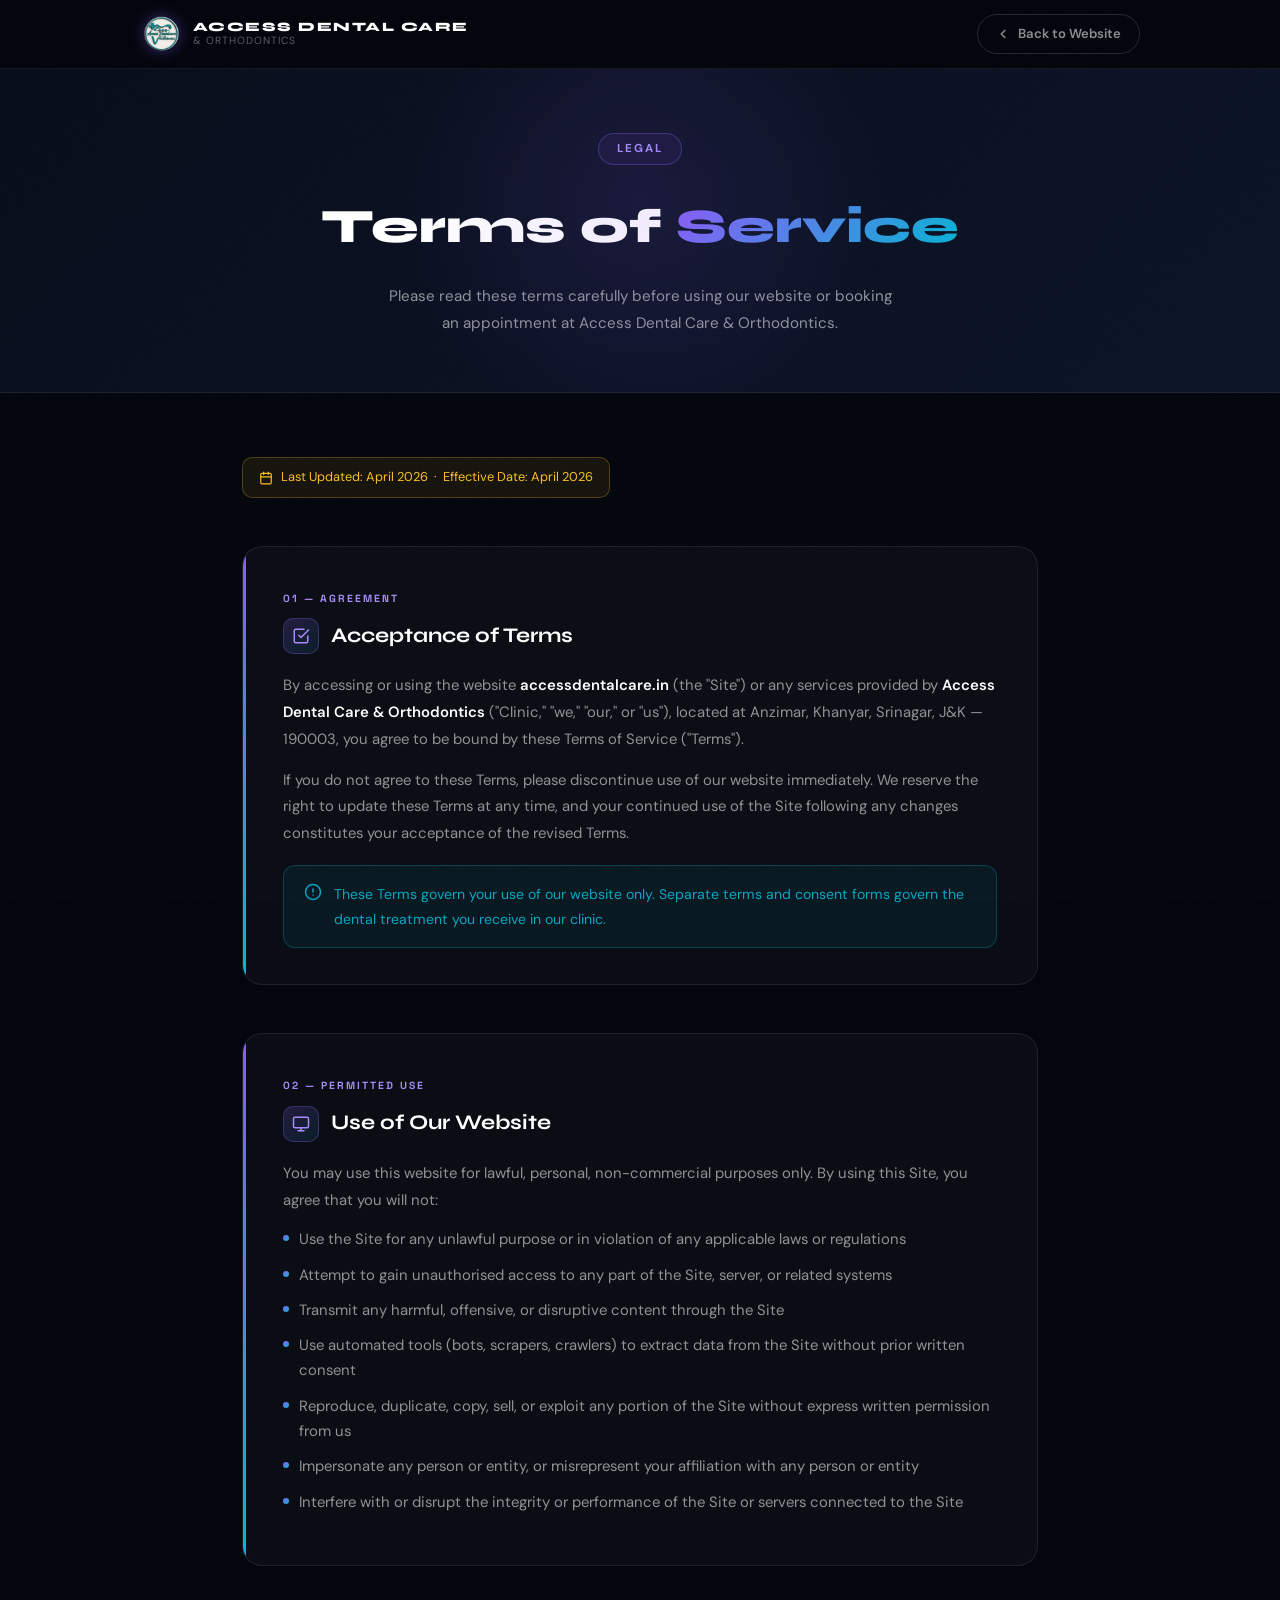
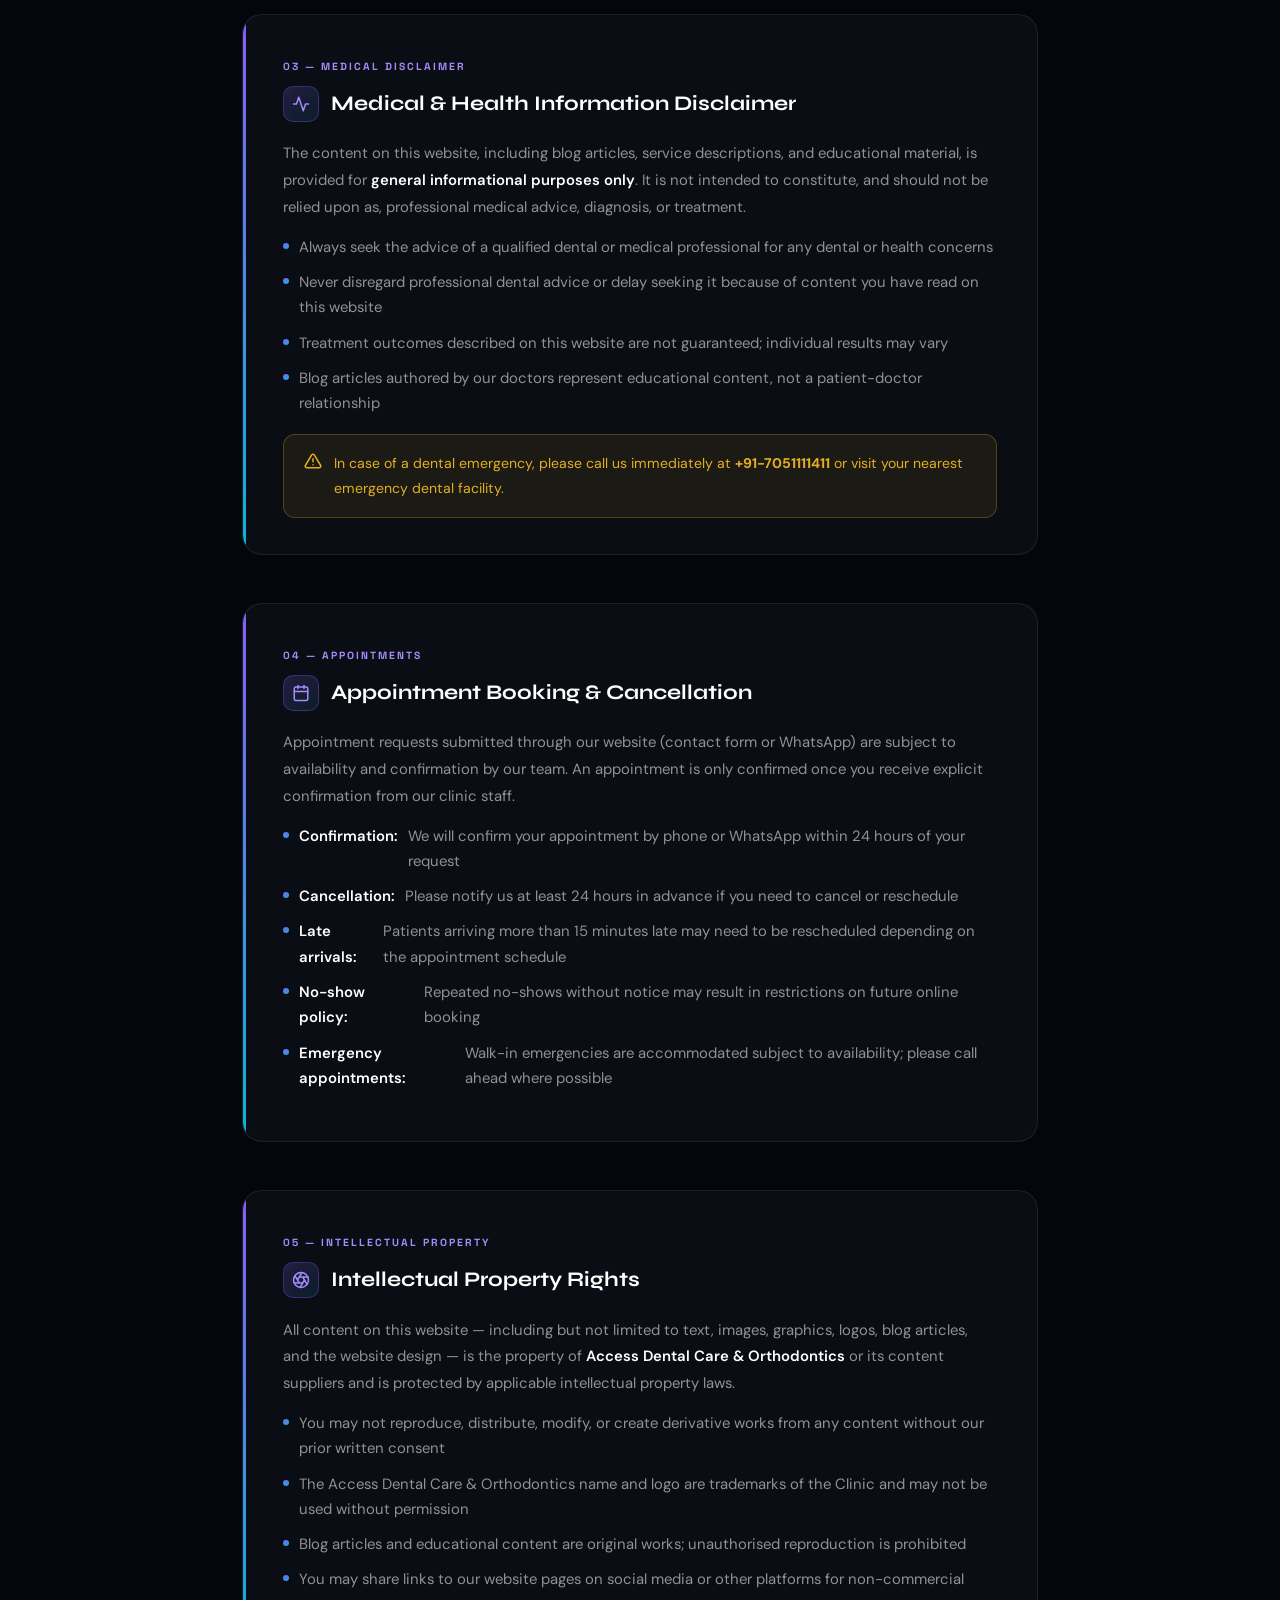
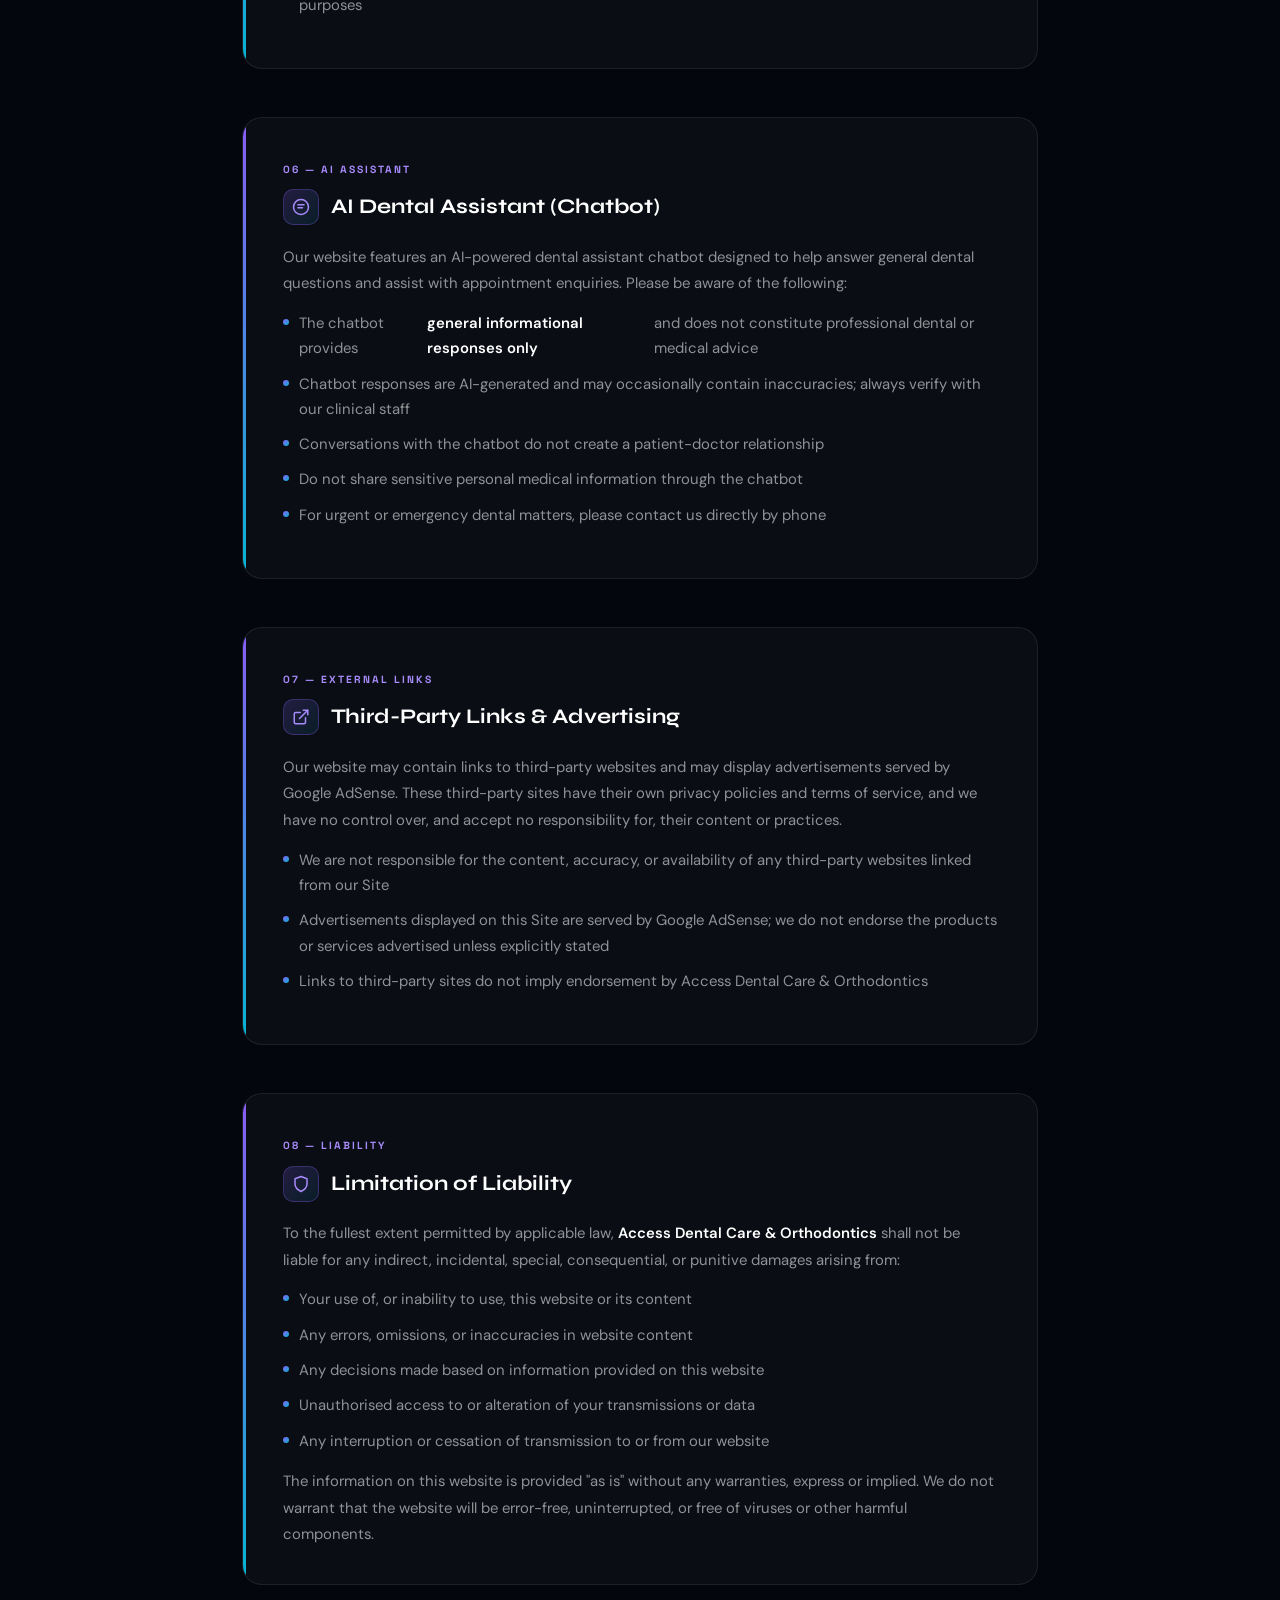
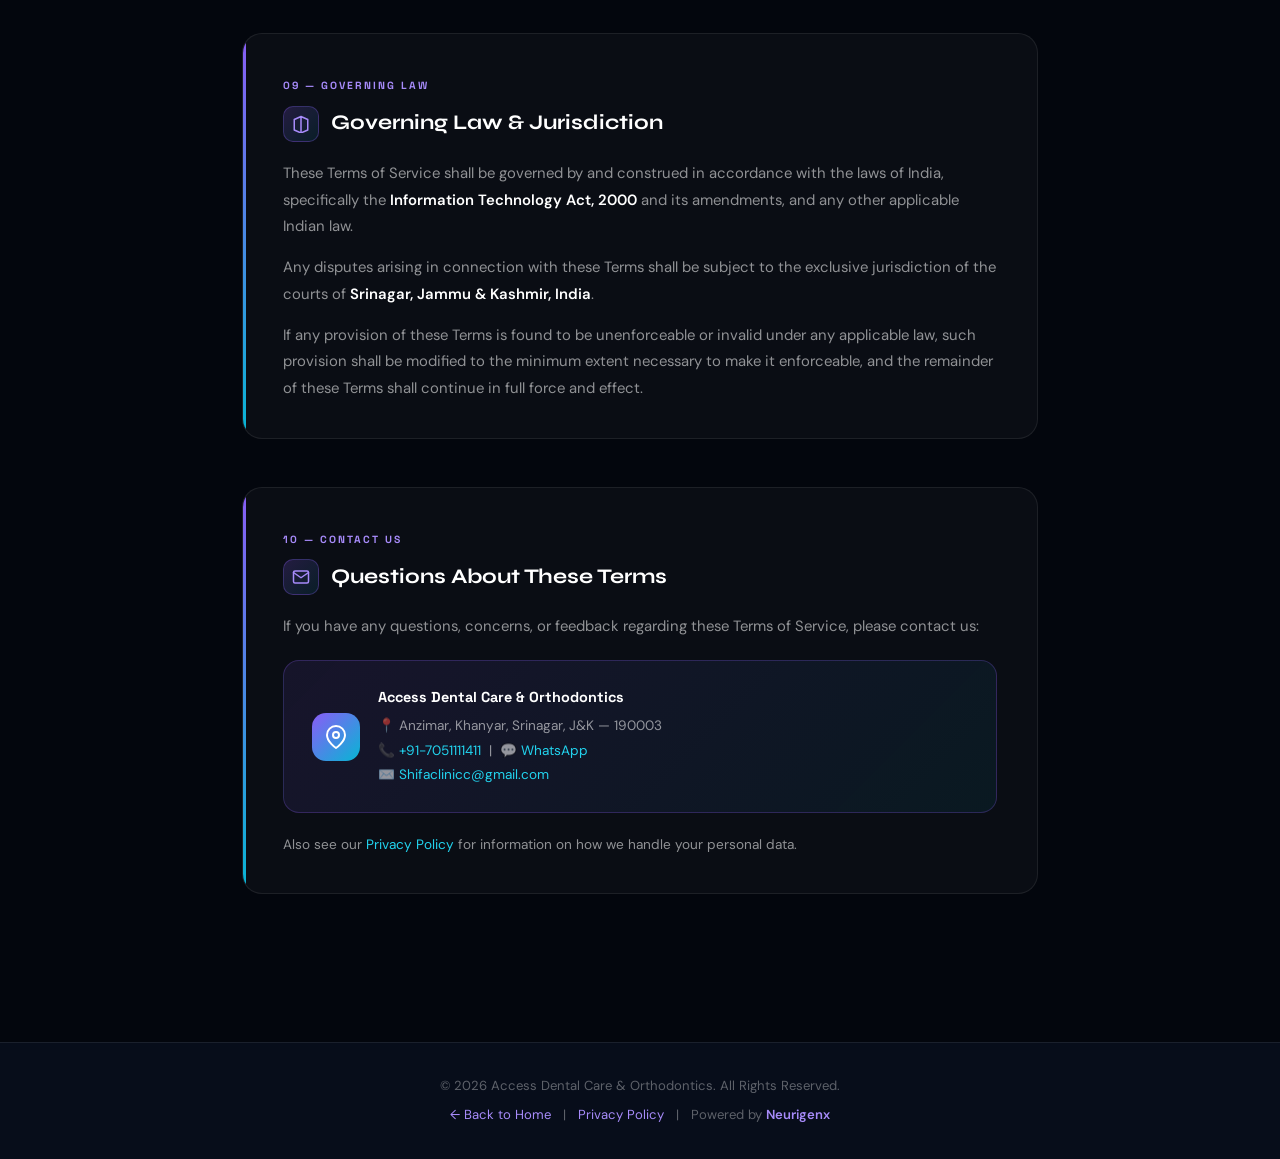
<file: terms-of-service.html>
<!DOCTYPE html>
<html lang="en">
<head>
  <!-- Google tag (gtag.js) -->
  <script async src="https://www.googletagmanager.com/gtag/js?id=G-YGKJQ9YENW"></script>
  <script>
    window.dataLayer = window.dataLayer || [];
    function gtag(){dataLayer.push(arguments);}
    gtag('js', new Date());
    gtag('config', 'G-YGKJQ9YENW');
  </script>
  <meta charset="UTF-8">
  <meta name="viewport" content="width=device-width, initial-scale=1.0, viewport-fit=cover">
  <meta name="theme-color" content="#03060d">
  <title>Terms of Service | Access Dental Care &amp; Orthodontics</title>
  <meta name="description" content="Terms of Service for Access Dental Care &amp; Orthodontics, Srinagar. Read our terms governing use of our website and dental services.">
  <meta name="robots" content="index, follow">
  <link rel="canonical" href="https://accessdentalcare.in/terms-of-service">

  <link rel="stylesheet" href="https://cdnjs.cloudflare.com/ajax/libs/font-awesome/6.4.0/css/all.min.css">
  <link href="https://fonts.googleapis.com/css2?family=Space+Grotesk:wght@300;400;500;600;700&family=Syne:wght@400;600;700;800&family=DM+Sans:wght@300;400;500&display=swap" rel="stylesheet">
  <script async src="https://pagead2.googlesyndication.com/pagead/js/adsbygoogle.js?client=ca-pub-7815915531609481" crossorigin="anonymous"></script>

  <style>
    :root {
      --bg:      #03060d;
      --bg2:     #070d1a;
      --bg3:     #0c1428;
      --border:  rgba(255,255,255,0.08);
      --border2: rgba(255,255,255,0.14);
      --purple:  #8b5cf6;
      --purple2: #a78bfa;
      --cyan:    #06b6d4;
      --cyan2:   #22d3ee;
      --gold:    #fbbf24;
      --grey:    rgba(255,255,255,0.55);
      --grey2:   rgba(255,255,255,0.35);
      --grad:    linear-gradient(135deg,#8b5cf6,#06b6d4);
      --trans:   all 0.3s ease;
    }
    *, *::before, *::after { margin:0; padding:0; box-sizing:border-box; }
    html { scroll-behavior:smooth; }
    body {
      font-family: 'DM Sans', sans-serif;
      background: var(--bg);
      color: rgba(255,255,255,0.82);
      line-height: 1.75;
      overflow-x: hidden;
    }
    a { color: var(--cyan2); text-decoration: none; transition: var(--trans); }
    a:hover { color: var(--purple2); text-decoration: underline; }

    body::before {
      content:''; position:fixed; inset:0; z-index:9999; pointer-events:none;
      opacity:0.022;
      background-image:url("data:image/svg+xml,%3Csvg viewBox='0 0 256 256' xmlns='http://www.w3.org/2000/svg'%3E%3Cfilter id='n'%3E%3CfeTurbulence type='fractalNoise' baseFrequency='0.9' numOctaves='4' stitchTiles='stitch'/%3E%3C/filter%3E%3Crect width='100%25' height='100%25' filter='url(%23n)'/%3E%3C/svg%3E");
      background-size:200px;
    }

    /* Header */
    header {
      position: sticky; top:0; z-index:100;
      background: rgba(3,6,13,0.95);
      backdrop-filter: blur(20px);
      border-bottom: 1px solid var(--border);
      padding: 0 32px;
    }
    .header-inner {
      max-width: 1000px; margin:0 auto;
      display: flex; align-items:center; justify-content:space-between;
      height: 68px;
    }
    .logo { display:flex; align-items:center; gap:10px; text-decoration:none; }
    .logo img { height:40px; width:auto; filter:drop-shadow(0 0 8px rgba(139,92,246,0.4)); }
    .logo-words { display:flex; flex-direction:column; line-height:1.2; }
    .logo-top { font-family:'Syne',sans-serif; font-weight:800; font-size:0.8rem; letter-spacing:1.5px; color:#fff; }
    .logo-bot { font-size:0.65rem; letter-spacing:1px; color:var(--grey2); }
    .back-link {
      display:inline-flex; align-items:center; gap:8px;
      padding: 8px 18px;
      border: 1px solid var(--border2);
      border-radius: 50px;
      font-size: 0.82rem; font-weight:600;
      color: var(--grey);
      transition: var(--trans);
    }
    .back-link:hover {
      border-color: var(--purple2); color:#fff;
      background: rgba(139,92,246,0.08);
      text-decoration: none;
    }

    /* Hero */
    .page-hero {
      background: linear-gradient(135deg, var(--bg2), var(--bg3));
      border-bottom: 1px solid var(--border);
      padding: 64px 32px 56px;
      text-align: center;
      position: relative; overflow: hidden;
    }
    .page-hero::before {
      content:''; position:absolute; top:-120px; left:50%; transform:translateX(-50%);
      width:500px; height:500px; border-radius:50%;
      background: radial-gradient(circle, rgba(139,92,246,0.12), transparent 70%);
      pointer-events:none;
    }
    .page-tag {
      display:inline-block;
      padding: 5px 18px;
      border: 1px solid rgba(139,92,246,0.35);
      border-radius: 50px;
      font-size: 0.72rem; font-weight:700; letter-spacing:2px; text-transform:uppercase;
      color: var(--purple2); background: rgba(139,92,246,0.07);
      margin-bottom: 20px;
    }
    .page-hero h1 {
      font-family:'Syne',sans-serif; font-weight:800;
      font-size: clamp(2rem,5vw,3rem);
      color:#fff; margin-bottom:14px;
    }
    .page-hero h1 span {
      background: var(--grad);
      -webkit-background-clip:text; -webkit-text-fill-color:transparent; background-clip:text;
    }
    .page-hero p { color:var(--grey); font-size:0.95rem; max-width: 520px; margin:0 auto; }

    /* Content */
    .content-wrap { max-width: 860px; margin:0 auto; padding: 64px 32px 100px; }

    .last-updated {
      display:inline-flex; align-items:center; gap:8px;
      padding: 8px 16px;
      background: rgba(251,191,36,0.08);
      border: 1px solid rgba(251,191,36,0.25);
      border-radius: 10px;
      font-size:0.8rem; color: var(--gold);
      margin-bottom: 48px;
    }

    /* Sections */
    .policy-section {
      margin-bottom: 48px;
      padding: 36px 40px;
      background: rgba(255,255,255,0.03);
      border: 1px solid var(--border);
      border-radius: 20px;
      position: relative; overflow:hidden;
      transition: var(--trans);
    }
    .policy-section::before {
      content:''; position:absolute; top:0; left:0;
      width:3px; height:100%;
      background: var(--grad); border-radius:2px;
    }
    .policy-section:hover {
      background: rgba(255,255,255,0.05);
      border-color: rgba(139,92,246,0.25);
    }
    .section-num {
      display:inline-block;
      font-size:0.65rem; font-weight:800; letter-spacing:2px; text-transform:uppercase;
      color:var(--purple2); margin-bottom:10px;
      font-family:'Space Grotesk',sans-serif;
    }
    .policy-section h2 {
      font-family:'Syne',sans-serif; font-weight:700;
      font-size:1.3rem; color:#fff;
      margin-bottom: 18px;
      display:flex; align-items:center; gap:12px;
    }
    .policy-section h2 .sec-icon {
      width:36px; height:36px; flex-shrink:0;
      background: linear-gradient(135deg,rgba(139,92,246,0.2),rgba(6,182,212,0.1));
      border: 1px solid rgba(139,92,246,0.3);
      border-radius:10px;
      display:flex; align-items:center; justify-content:center;
    }
    .policy-section h2 .sec-icon svg { width:18px; height:18px; stroke:var(--purple2); }
    .policy-section p { color: var(--grey); font-size:0.93rem; margin-bottom:14px; line-height:1.8; }
    .policy-section p:last-child { margin-bottom:0; }
    .policy-section ul { list-style:none; margin:14px 0; }
    .policy-section ul li {
      display:flex; align-items:flex-start; gap:10px;
      color:var(--grey); font-size:0.93rem;
      margin-bottom:10px; line-height:1.7;
    }
    .policy-section ul li::before {
      content:''; display:inline-block; flex-shrink:0;
      width:6px; height:6px; border-radius:50%;
      background: var(--grad); margin-top:8px;
    }
    strong { color:#fff; font-weight:600; }

    /* Alert box */
    .alert-box {
      display:flex; align-items:flex-start; gap:12px;
      padding:16px 20px; margin-top:18px;
      border-radius:12px;
      font-size:0.88rem;
    }
    .alert-box.warning {
      background: rgba(251,191,36,0.07);
      border: 1px solid rgba(251,191,36,0.25);
      color: rgba(251,191,36,0.9);
    }
    .alert-box.info {
      background: rgba(6,182,212,0.07);
      border: 1px solid rgba(6,182,212,0.25);
      color: rgba(6,182,212,0.9);
    }
    .alert-box svg { width:18px; height:18px; flex-shrink:0; margin-top:1px; }

    /* Contact card */
    .contact-card {
      display:flex; align-items:center; gap:18px;
      padding: 24px 28px;
      background: linear-gradient(135deg, rgba(139,92,246,0.1), rgba(6,182,212,0.07));
      border: 1px solid rgba(139,92,246,0.25);
      border-radius:16px; margin-top:20px;
    }
    .contact-card-icon {
      width:48px; height:48px; border-radius:14px;
      background: var(--grad);
      display:flex; align-items:center; justify-content:center;
      flex-shrink:0;
    }
    .contact-card-icon svg { width:24px; height:24px; stroke:#fff; }
    .contact-card h4 { font-family:'Space Grotesk',sans-serif; font-size:0.9rem; font-weight:700; color:#fff; margin-bottom:4px; }
    .contact-card p { color:var(--grey); font-size:0.85rem; margin:0; }
    .contact-card a { color:var(--cyan2); }

    /* Footer */
    .page-footer {
      background: var(--bg2);
      border-top:1px solid var(--border);
      padding: 32px;
      text-align:center;
    }
    .page-footer p { font-size:0.82rem; color:var(--grey2); }
    .page-footer a { color:var(--purple2); }
    .neurigenx { color:var(--purple2); font-weight:600; }

    @media(max-width:768px) {
      header { padding:0 16px; }
      .logo-bot { display:none; }
      .page-hero { padding:44px 20px 40px; }
      .content-wrap { padding:40px 16px 72px; }
      .policy-section { padding:24px 22px; }
      .contact-card { flex-direction:column; text-align:center; }
    }
  </style>
</head>
<body>

  <!-- Header -->
  <header>
    <div class="header-inner">
      <a href="/" class="logo">
        <img src="logo-trans.png" alt="Access Dental Care">
        <div class="logo-words">
          <span class="logo-top">ACCESS DENTAL CARE</span>
          <span class="logo-bot">&amp; ORTHODONTICS</span>
        </div>
      </a>
      <a href="/" class="back-link">
        <svg width="14" height="14" viewBox="0 0 24 24" fill="none" stroke="currentColor" stroke-width="2.5" stroke-linecap="round" stroke-linejoin="round"><polyline points="15,18 9,12 15,6"/></svg>
        Back to Website
      </a>
    </div>
  </header>

  <!-- Hero -->
  <div class="page-hero">
    <div class="page-tag">Legal</div>
    <h1>Terms of <span>Service</span></h1>
    <p>Please read these terms carefully before using our website or booking an appointment at Access Dental Care &amp; Orthodontics.</p>
  </div>

  <!-- Content -->
  <div class="content-wrap">

    <div class="last-updated">
      <svg width="14" height="14" viewBox="0 0 24 24" fill="none" stroke="currentColor" stroke-width="2" stroke-linecap="round" stroke-linejoin="round"><rect x="3" y="4" width="18" height="18" rx="2"/><line x1="16" y1="2" x2="16" y2="6"/><line x1="8" y1="2" x2="8" y2="6"/><line x1="3" y1="10" x2="21" y2="10"/></svg>
      Last Updated: April 2026 &nbsp;·&nbsp; Effective Date: April 2026
    </div>

    <!-- 1. Acceptance -->
    <div class="policy-section">
      <span class="section-num">01 — Agreement</span>
      <h2>
        <span class="sec-icon"><svg viewBox="0 0 24 24" fill="none" stroke="currentColor" stroke-width="2" stroke-linecap="round" stroke-linejoin="round"><path d="M9 11l3 3L22 4"/><path d="M21 12v7a2 2 0 01-2 2H5a2 2 0 01-2-2V5a2 2 0 012-2h11"/></svg></span>
        Acceptance of Terms
      </h2>
      <p>By accessing or using the website <strong>accessdentalcare.in</strong> (the "Site") or any services provided by <strong>Access Dental Care &amp; Orthodontics</strong> ("Clinic," "we," "our," or "us"), located at Anzimar, Khanyar, Srinagar, J&amp;K — 190003, you agree to be bound by these Terms of Service ("Terms").</p>
      <p>If you do not agree to these Terms, please discontinue use of our website immediately. We reserve the right to update these Terms at any time, and your continued use of the Site following any changes constitutes your acceptance of the revised Terms.</p>
      <div class="alert-box info">
        <svg viewBox="0 0 24 24" fill="none" stroke="currentColor" stroke-width="2" stroke-linecap="round" stroke-linejoin="round"><circle cx="12" cy="12" r="10"/><line x1="12" y1="8" x2="12" y2="12"/><line x1="12" y1="16" x2="12.01" y2="16"/></svg>
        <span>These Terms govern your use of our website only. Separate terms and consent forms govern the dental treatment you receive in our clinic.</span>
      </div>
    </div>

    <!-- 2. Use of Website -->
    <div class="policy-section">
      <span class="section-num">02 — Permitted Use</span>
      <h2>
        <span class="sec-icon"><svg viewBox="0 0 24 24" fill="none" stroke="currentColor" stroke-width="2" stroke-linecap="round" stroke-linejoin="round"><rect x="2" y="3" width="20" height="14" rx="2"/><line x1="8" y1="21" x2="16" y2="21"/><line x1="12" y1="17" x2="12" y2="21"/></svg></span>
        Use of Our Website
      </h2>
      <p>You may use this website for lawful, personal, non-commercial purposes only. By using this Site, you agree that you will not:</p>
      <ul>
        <li>Use the Site for any unlawful purpose or in violation of any applicable laws or regulations</li>
        <li>Attempt to gain unauthorised access to any part of the Site, server, or related systems</li>
        <li>Transmit any harmful, offensive, or disruptive content through the Site</li>
        <li>Use automated tools (bots, scrapers, crawlers) to extract data from the Site without prior written consent</li>
        <li>Reproduce, duplicate, copy, sell, or exploit any portion of the Site without express written permission from us</li>
        <li>Impersonate any person or entity, or misrepresent your affiliation with any person or entity</li>
        <li>Interfere with or disrupt the integrity or performance of the Site or servers connected to the Site</li>
      </ul>
    </div>

    <!-- 3. Medical Disclaimer -->
    <div class="policy-section">
      <span class="section-num">03 — Medical Disclaimer</span>
      <h2>
        <span class="sec-icon"><svg viewBox="0 0 24 24" fill="none" stroke="currentColor" stroke-width="2" stroke-linecap="round" stroke-linejoin="round"><path d="M22 12h-4l-3 9L9 3l-3 9H2"/></svg></span>
        Medical &amp; Health Information Disclaimer
      </h2>
      <p>The content on this website, including blog articles, service descriptions, and educational material, is provided for <strong>general informational purposes only</strong>. It is not intended to constitute, and should not be relied upon as, professional medical advice, diagnosis, or treatment.</p>
      <ul>
        <li>Always seek the advice of a qualified dental or medical professional for any dental or health concerns</li>
        <li>Never disregard professional dental advice or delay seeking it because of content you have read on this website</li>
        <li>Treatment outcomes described on this website are not guaranteed; individual results may vary</li>
        <li>Blog articles authored by our doctors represent educational content, not a patient-doctor relationship</li>
      </ul>
      <div class="alert-box warning">
        <svg viewBox="0 0 24 24" fill="none" stroke="currentColor" stroke-width="2" stroke-linecap="round" stroke-linejoin="round"><path d="M10.29 3.86L1.82 18a2 2 0 001.71 3h16.94a2 2 0 001.71-3L13.71 3.86a2 2 0 00-3.42 0z"/><line x1="12" y1="9" x2="12" y2="13"/><line x1="12" y1="17" x2="12.01" y2="17"/></svg>
        <span>In case of a dental emergency, please call us immediately at <a href="tel:+917051111411" style="color:inherit;font-weight:700">+91-7051111411</a> or visit your nearest emergency dental facility.</span>
      </div>
    </div>

    <!-- 4. Appointment Booking -->
    <div class="policy-section">
      <span class="section-num">04 — Appointments</span>
      <h2>
        <span class="sec-icon"><svg viewBox="0 0 24 24" fill="none" stroke="currentColor" stroke-width="2" stroke-linecap="round" stroke-linejoin="round"><rect x="3" y="4" width="18" height="18" rx="2"/><line x1="16" y1="2" x2="16" y2="6"/><line x1="8" y1="2" x2="8" y2="6"/><line x1="3" y1="10" x2="21" y2="10"/></svg></span>
        Appointment Booking &amp; Cancellation
      </h2>
      <p>Appointment requests submitted through our website (contact form or WhatsApp) are subject to availability and confirmation by our team. An appointment is only confirmed once you receive explicit confirmation from our clinic staff.</p>
      <ul>
        <li><strong>Confirmation:</strong> We will confirm your appointment by phone or WhatsApp within 24 hours of your request</li>
        <li><strong>Cancellation:</strong> Please notify us at least 24 hours in advance if you need to cancel or reschedule</li>
        <li><strong>Late arrivals:</strong> Patients arriving more than 15 minutes late may need to be rescheduled depending on the appointment schedule</li>
        <li><strong>No-show policy:</strong> Repeated no-shows without notice may result in restrictions on future online booking</li>
        <li><strong>Emergency appointments:</strong> Walk-in emergencies are accommodated subject to availability; please call ahead where possible</li>
      </ul>
    </div>

    <!-- 5. Intellectual Property -->
    <div class="policy-section">
      <span class="section-num">05 — Intellectual Property</span>
      <h2>
        <span class="sec-icon"><svg viewBox="0 0 24 24" fill="none" stroke="currentColor" stroke-width="2" stroke-linecap="round" stroke-linejoin="round"><circle cx="12" cy="12" r="10"/><path d="M14.31 8l5.74 9.94M9.69 8h11.48M7.38 12l5.74-9.94M9.69 16L3.95 6.06M14.31 16H2.83M16.62 12l-5.74 9.94"/></svg></span>
        Intellectual Property Rights
      </h2>
      <p>All content on this website — including but not limited to text, images, graphics, logos, blog articles, and the website design — is the property of <strong>Access Dental Care &amp; Orthodontics</strong> or its content suppliers and is protected by applicable intellectual property laws.</p>
      <ul>
        <li>You may not reproduce, distribute, modify, or create derivative works from any content without our prior written consent</li>
        <li>The Access Dental Care &amp; Orthodontics name and logo are trademarks of the Clinic and may not be used without permission</li>
        <li>Blog articles and educational content are original works; unauthorised reproduction is prohibited</li>
        <li>You may share links to our website pages on social media or other platforms for non-commercial purposes</li>
      </ul>
    </div>

    <!-- 6. AI Chatbot -->
    <div class="policy-section">
      <span class="section-num">06 — AI Assistant</span>
      <h2>
        <span class="sec-icon"><svg viewBox="0 0 24 24" fill="none" stroke="currentColor" stroke-width="2" stroke-linecap="round" stroke-linejoin="round"><path d="M12 2a10 10 0 110 20 10 10 0 010-20z"/><path d="M8 9h8M8 13h6"/></svg></span>
        AI Dental Assistant (Chatbot)
      </h2>
      <p>Our website features an AI-powered dental assistant chatbot designed to help answer general dental questions and assist with appointment enquiries. Please be aware of the following:</p>
      <ul>
        <li>The chatbot provides <strong>general informational responses only</strong> and does not constitute professional dental or medical advice</li>
        <li>Chatbot responses are AI-generated and may occasionally contain inaccuracies; always verify with our clinical staff</li>
        <li>Conversations with the chatbot do not create a patient-doctor relationship</li>
        <li>Do not share sensitive personal medical information through the chatbot</li>
        <li>For urgent or emergency dental matters, please contact us directly by phone</li>
      </ul>
    </div>

    <!-- 7. Third-Party Links -->
    <div class="policy-section">
      <span class="section-num">07 — External Links</span>
      <h2>
        <span class="sec-icon"><svg viewBox="0 0 24 24" fill="none" stroke="currentColor" stroke-width="2" stroke-linecap="round" stroke-linejoin="round"><path d="M18 13v6a2 2 0 01-2 2H5a2 2 0 01-2-2V8a2 2 0 012-2h6"/><polyline points="15,3 21,3 21,9"/><line x1="10" y1="14" x2="21" y2="3"/></svg></span>
        Third-Party Links &amp; Advertising
      </h2>
      <p>Our website may contain links to third-party websites and may display advertisements served by Google AdSense. These third-party sites have their own privacy policies and terms of service, and we have no control over, and accept no responsibility for, their content or practices.</p>
      <ul>
        <li>We are not responsible for the content, accuracy, or availability of any third-party websites linked from our Site</li>
        <li>Advertisements displayed on this Site are served by Google AdSense; we do not endorse the products or services advertised unless explicitly stated</li>
        <li>Links to third-party sites do not imply endorsement by Access Dental Care &amp; Orthodontics</li>
      </ul>
    </div>

    <!-- 8. Limitation of Liability -->
    <div class="policy-section">
      <span class="section-num">08 — Liability</span>
      <h2>
        <span class="sec-icon"><svg viewBox="0 0 24 24" fill="none" stroke="currentColor" stroke-width="2" stroke-linecap="round" stroke-linejoin="round"><path d="M12 22s8-4 8-10V5l-8-3-8 3v7c0 6 8 10 8 10z"/></svg></span>
        Limitation of Liability
      </h2>
      <p>To the fullest extent permitted by applicable law, <strong>Access Dental Care &amp; Orthodontics</strong> shall not be liable for any indirect, incidental, special, consequential, or punitive damages arising from:</p>
      <ul>
        <li>Your use of, or inability to use, this website or its content</li>
        <li>Any errors, omissions, or inaccuracies in website content</li>
        <li>Any decisions made based on information provided on this website</li>
        <li>Unauthorised access to or alteration of your transmissions or data</li>
        <li>Any interruption or cessation of transmission to or from our website</li>
      </ul>
      <p>The information on this website is provided "as is" without any warranties, express or implied. We do not warrant that the website will be error-free, uninterrupted, or free of viruses or other harmful components.</p>
    </div>

    <!-- 9. Governing Law -->
    <div class="policy-section">
      <span class="section-num">09 — Governing Law</span>
      <h2>
        <span class="sec-icon"><svg viewBox="0 0 24 24" fill="none" stroke="currentColor" stroke-width="2" stroke-linecap="round" stroke-linejoin="round"><path d="M3 6l9-4 9 4M3 6v14l9 4 9-4V6M12 2v20"/></svg></span>
        Governing Law &amp; Jurisdiction
      </h2>
      <p>These Terms of Service shall be governed by and construed in accordance with the laws of India, specifically the <strong>Information Technology Act, 2000</strong> and its amendments, and any other applicable Indian law.</p>
      <p>Any disputes arising in connection with these Terms shall be subject to the exclusive jurisdiction of the courts of <strong>Srinagar, Jammu &amp; Kashmir, India</strong>.</p>
      <p>If any provision of these Terms is found to be unenforceable or invalid under any applicable law, such provision shall be modified to the minimum extent necessary to make it enforceable, and the remainder of these Terms shall continue in full force and effect.</p>
    </div>

    <!-- 10. Contact -->
    <div class="policy-section">
      <span class="section-num">10 — Contact Us</span>
      <h2>
        <span class="sec-icon"><svg viewBox="0 0 24 24" fill="none" stroke="currentColor" stroke-width="2" stroke-linecap="round" stroke-linejoin="round"><path d="M4 4h16c1.1 0 2 .9 2 2v12c0 1.1-.9 2-2 2H4c-1.1 0-2-.9-2-2V6c0-1.1.9-2 2-2z"/><polyline points="22,6 12,13 2,6"/></svg></span>
        Questions About These Terms
      </h2>
      <p>If you have any questions, concerns, or feedback regarding these Terms of Service, please contact us:</p>
      <div class="contact-card">
        <div class="contact-card-icon">
          <svg viewBox="0 0 24 24" fill="none" stroke="currentColor" stroke-width="2" stroke-linecap="round" stroke-linejoin="round"><path d="M21 10c0 7-9 13-9 13S3 17 3 10a9 9 0 0118 0z"/><circle cx="12" cy="10" r="3"/></svg>
        </div>
        <div>
          <h4>Access Dental Care &amp; Orthodontics</h4>
          <p>
            📍 Anzimar, Khanyar, Srinagar, J&amp;K — 190003<br>
            📞 <a href="tel:+917051111411">+91-7051111411</a> &nbsp;|&nbsp;
            💬 <a href="https://wa.me/917051111411" target="_blank">WhatsApp</a><br>
            ✉️ <a href="mailto:Shifaclinicc@gmail.com">Shifaclinicc@gmail.com</a>
          </p>
        </div>
      </div>
      <p style="margin-top:20px;font-size:0.85rem;">Also see our <a href="/privacy-policy">Privacy Policy</a> for information on how we handle your personal data.</p>
    </div>

  </div><!-- /content-wrap -->

  <!-- Footer -->
  <div class="page-footer">
    <p>&copy; 2026 Access Dental Care &amp; Orthodontics. All Rights Reserved.</p>
    <p style="margin-top:6px">
      <a href="/">← Back to Home</a>
      &nbsp;&nbsp;|&nbsp;&nbsp;
      <a href="/privacy-policy">Privacy Policy</a>
      &nbsp;&nbsp;|&nbsp;&nbsp;
      Powered by <a href="https://www.neurigenx.com" target="_blank" class="neurigenx">Neurigenx</a>
    </p>
  </div>

</body>
</html>
</file>
<file: style.css>
/* ═══════════════════════════════════════════════════════════
   ACCESS DENTAL CARE & ORTHODONTICS
   Dark Immersive 3D Theme — Total Redesign
   ═══════════════════════════════════════════════════════════ */

@import url('https://fonts.googleapis.com/css2?family=Space+Grotesk:wght@300;400;500;600;700&family=Syne:wght@400;500;600;700;800&family=DM+Sans:ital,wght@0,300;0,400;0,500;1,300&display=swap');

/* ── Variables ── */
:root {
  --bg:        #03060d;
  --bg2:       #070d1a;
  --bg3:       #0c1428;
  --surface:   rgba(255,255,255,0.04);
  --surface2:  rgba(255,255,255,0.08);
  --border:    rgba(255,255,255,0.08);
  --border2:   rgba(255,255,255,0.14);
  --purple:    #8b5cf6;
  --purple2:   #a78bfa;
  --cyan:      #06b6d4;
  --cyan2:     #22d3ee;
  --gold:      #fbbf24;
  --white:     #ffffff;
  --grey:      rgba(255,255,255,0.5);
  --grey2:     rgba(255,255,255,0.28);
  --grad:      linear-gradient(135deg,#8b5cf6,#06b6d4);
  --grad-rev:  linear-gradient(135deg,#06b6d4,#8b5cf6);
  --shadow:    0 8px 40px rgba(0,0,0,0.6);
  --shadow-lg: 0 24px 80px rgba(0,0,0,0.7);
  --trans:     all 0.38s cubic-bezier(0.25,0.46,0.45,0.94);
  --r:         16px;
  --r2:        24px;
}

/* ── Reset ── */
*,*::before,*::after{margin:0;padding:0;box-sizing:border-box}
html{scroll-behavior:smooth;font-size:16px}
body{
  font-family:'DM Sans','Space Grotesk',sans-serif;
  background:var(--bg);
  color:rgba(255,255,255,0.85);
  overflow-x:hidden;
  line-height:1.7;
}
img{max-width:100%;display:block}
a{text-decoration:none;color:inherit}
ul{list-style:none}
button{cursor:pointer;border:none;background:none;font-family:inherit}

/* ── Typography ── */
h1,h2,h3,h4,h5{
  font-family:'Syne','Space Grotesk',sans-serif;
  font-weight:700;
  line-height:1.1;
}

.grad-text{
  background:var(--grad);
  -webkit-background-clip:text;
  -webkit-text-fill-color:transparent;
  background-clip:text;
}

/* ── Container ── */
.container{
  width:100%;
  max-width:1180px;
  margin:0 auto;
  padding:0 24px;
}

/* ── Noise Overlay ── */
.noise-overlay{
  position:fixed;inset:0;z-index:9999;pointer-events:none;
  opacity:0.022;
  background-image:url("data:image/svg+xml,%3Csvg viewBox='0 0 256 256' xmlns='http://www.w3.org/2000/svg'%3E%3Cfilter id='noise'%3E%3CfeTurbulence type='fractalNoise' baseFrequency='0.9' numOctaves='4' stitchTiles='stitch'/%3E%3C/filter%3E%3Crect width='100%25' height='100%25' filter='url(%23noise)'/%3E%3C/svg%3E");
  background-size:200px;
}

/* ── Cursor Glow ── */
.cursor-glow{
  position:fixed;width:400px;height:400px;border-radius:50%;
  background:radial-gradient(circle,rgba(139,92,246,0.06) 0%,transparent 70%);
  pointer-events:none;z-index:0;transform:translate(-50%,-50%);
  transition:transform 0.1s linear;
}

/* ── Section BG glows ── */
.section-bg-glow{
  position:absolute;border-radius:50%;pointer-events:none;
  filter:blur(80px);opacity:0.18;
}
.glow-purple{
  width:600px;height:600px;
  background:var(--purple);
  top:-100px;right:-150px;
}
.glow-cyan{
  width:500px;height:500px;
  background:var(--cyan);
  bottom:-80px;left:-100px;
}

/* ═══════════════════════════════
   BUTTONS
═══════════════════════════════ */
.btn-primary{
  display:inline-flex;align-items:center;gap:10px;
  padding:14px 32px;
  background:var(--grad);
  color:#fff;
  border-radius:50px;
  font-family:'Space Grotesk',sans-serif;
  font-weight:600;font-size:0.95rem;letter-spacing:0.3px;
  position:relative;overflow:hidden;
  box-shadow:0 0 30px rgba(139,92,246,0.35);
  transition:var(--trans);
}
.btn-primary::before{
  content:'';position:absolute;inset:0;
  background:linear-gradient(135deg,#a78bfa,#22d3ee);
  opacity:0;transition:opacity 0.35s;
}
.btn-primary:hover{transform:translateY(-3px);box-shadow:0 0 50px rgba(139,92,246,0.55)}
.btn-primary:hover::before{opacity:1}
.btn-primary span,.btn-primary i{position:relative;z-index:1}
.btn-primary.full-w{width:100%;justify-content:center}

.btn-ghost{
  display:inline-flex;align-items:center;gap:8px;
  padding:14px 28px;
  border:1px solid var(--border2);
  color:var(--grey);
  border-radius:50px;
  font-size:0.9rem;font-weight:500;
  transition:var(--trans);
}
.btn-ghost:hover{border-color:var(--purple2);color:#fff;background:rgba(139,92,246,0.08)}

/* ═══════════════════════════════
   HEADER
═══════════════════════════════ */
#site-header{
  position:fixed;top:0;left:0;width:100%;z-index:800;
  padding:0 32px;
  transition:var(--trans);
}
#site-header.scrolled{
  background:rgba(3,6,13,0.92);
  backdrop-filter:blur(24px);
  -webkit-backdrop-filter:blur(24px);
  border-bottom:1px solid var(--border);
  box-shadow:0 4px 40px rgba(0,0,0,0.5);
}
.header-inner{
  display:flex;align-items:center;justify-content:space-between;
  height:72px;
}

/* Logo */
.logo{display:flex;align-items:center;gap:12px;opacity:0;animation:fadeDown 0.8s 0.2s ease forwards}
.logo-img{height:44px;width:auto;filter:drop-shadow(0 0 10px rgba(139,92,246,0.5))}
.logo-words{display:flex;flex-direction:column;line-height:1.2}
.logo-top{font-family:'Syne',sans-serif;font-weight:800;font-size:0.85rem;letter-spacing:1.5px;color:#fff}
.logo-bot{font-size:0.7rem;letter-spacing:1px;color:var(--grey)}

/* Nav */
.main-nav ul{display:flex;gap:4px}
.nav-link{
  display:flex;align-items:center;gap:6px;
  padding:8px 14px;border-radius:10px;
  font-size:0.85rem;font-weight:500;color:var(--grey);
  transition:var(--trans);
}
.nav-link span{font-size:0.65rem;color:var(--purple2);font-weight:700;letter-spacing:0.5px}
.nav-link:hover{color:#fff;background:var(--surface)}
.nav-link.active{color:#fff}

/* Header actions */
.header-actions{display:flex;align-items:center;gap:14px}
.wa-btn{
  display:flex;align-items:center;gap:8px;
  padding:9px 20px;
  background:linear-gradient(135deg,#22c55e,#16a34a);
  color:#fff;border-radius:50px;
  font-size:0.85rem;font-weight:600;
  box-shadow:0 4px 20px rgba(34,197,94,0.35);
  transition:var(--trans);
}
.wa-btn:hover{transform:translateY(-2px);box-shadow:0 8px 28px rgba(34,197,94,0.5)}

/* Hamburger */
.hamburger{
  display:none;flex-direction:column;gap:5px;
  padding:8px;border-radius:10px;
  border:1px solid var(--border);
  transition:var(--trans);
}
.hamburger span{
  display:block;width:22px;height:2px;
  background:var(--grey);border-radius:2px;
  transition:var(--trans);
}
.hamburger:hover{border-color:var(--purple2)}
.hamburger.open span:nth-child(1){transform:translateY(7px) rotate(45deg)}
.hamburger.open span:nth-child(2){opacity:0}
.hamburger.open span:nth-child(3){transform:translateY(-7px) rotate(-45deg)}

/* ── Mobile Nav Overlay ── */
.nav-overlay{
  position:fixed;inset:0;z-index:850;
  background:rgba(3,6,13,0.97);
  backdrop-filter:blur(20px);
  display:flex;flex-direction:column;align-items:center;justify-content:center;gap:8px;
  transform:translateX(-100%);
  transition:transform 0.45s cubic-bezier(0.25,0.46,0.45,0.94);
}
.nav-overlay.open{transform:translateX(0)}
.nav-overlay-close{
  position:absolute;top:24px;right:24px;
  width:44px;height:44px;border-radius:50%;
  border:1px solid var(--border);color:var(--grey);
  font-size:1.2rem;display:flex;align-items:center;justify-content:center;
  transition:var(--trans);
}
.nav-overlay-close:hover{border-color:var(--purple2);color:#fff}
.overlay-link{
  font-family:'Syne',sans-serif;font-size:2.2rem;font-weight:700;
  color:rgba(255,255,255,0.6);padding:8px 24px;
  transition:var(--trans);
}
.overlay-link:hover{color:#fff;transform:translateX(8px)}
.overlay-wa{
  margin-top:24px;
  display:flex;align-items:center;gap:10px;
  padding:14px 32px;
  background:linear-gradient(135deg,#22c55e,#16a34a);
  color:#fff;border-radius:50px;
  font-weight:600;font-size:1rem;
  box-shadow:0 4px 20px rgba(34,197,94,0.4);
}

/* Floating WhatsApp */
.float-wa{
  position:fixed;left:16px;bottom:24px;z-index:700;
  display:none;align-items:center;gap:8px;
  padding:11px 18px;border-radius:50px;
  background:linear-gradient(135deg,#22c55e,#16a34a);
  color:#fff;font-weight:600;font-size:0.88rem;
  box-shadow:0 6px 24px rgba(34,197,94,0.45);
  animation:waPulse 2.5s ease-in-out infinite;
  transition:var(--trans);
}
.float-wa i{font-size:1.2rem}
.float-wa:hover{transform:scale(1.05)}
@keyframes waPulse{
  0%,100%{box-shadow:0 6px 24px rgba(34,197,94,0.45)}
  50%{box-shadow:0 6px 36px rgba(34,197,94,0.7)}
}

/* ═══════════════════════════════
   HERO
═══════════════════════════════ */
.hero{
  position:relative;height:100svh;min-height:600px;
  display:flex;align-items:center;justify-content:center;
  overflow:hidden;
}

/* 3D orbs */
.hero-orbs{position:absolute;inset:0;pointer-events:none}
.orb{
  position:absolute;border-radius:50%;
  filter:blur(60px);
  animation:orbFloat 8s ease-in-out infinite;
}
.orb-1{
  width:500px;height:500px;
  background:radial-gradient(circle,rgba(139,92,246,0.22),transparent 70%);
  top:-120px;left:-100px;
  animation-delay:0s;
}
.orb-2{
  width:400px;height:400px;
  background:radial-gradient(circle,rgba(6,182,212,0.18),transparent 70%);
  bottom:-80px;right:-80px;
  animation-delay:-3s;
}
.orb-3{
  width:280px;height:280px;
  background:radial-gradient(circle,rgba(251,191,36,0.1),transparent 70%);
  top:40%;left:50%;
  animation-delay:-6s;
}
@keyframes orbFloat{
  0%,100%{transform:translate(0,0) scale(1)}
  33%{transform:translate(30px,-20px) scale(1.05)}
  66%{transform:translate(-20px,30px) scale(0.95)}
}

/* Grid lines */
.hero-grid{
  position:absolute;inset:0;pointer-events:none;
  background-image:
    linear-gradient(rgba(255,255,255,0.03) 1px,transparent 1px),
    linear-gradient(90deg,rgba(255,255,255,0.03) 1px,transparent 1px);
  background-size:60px 60px;
  mask-image:radial-gradient(ellipse at center,black 30%,transparent 80%);
}

/* Slides */
.hero-slides{position:absolute;inset:0}
.hero-slide{
  position:absolute;inset:0;
  background-size:cover;background-position:center;
  opacity:0;transition:opacity 1.4s ease;
}
.hero-slide.active{opacity:1}
.slide-dim{
  position:absolute;inset:0;
  background:linear-gradient(
    to bottom,
    rgba(3,6,13,0.55) 0%,
    rgba(3,6,13,0.4) 40%,
    rgba(3,6,13,0.75) 100%
  );
}

/* Content */
.hero-content{
  position:relative;z-index:10;
  text-align:center;padding:0 24px;
  max-width:860px;
}
.hero-tag{
  display:inline-block;
  padding:7px 20px;
  border:1px solid rgba(139,92,246,0.4);
  border-radius:50px;
  font-size:0.78rem;font-weight:600;letter-spacing:2px;text-transform:uppercase;
  color:var(--purple2);background:rgba(139,92,246,0.08);
  margin-bottom:28px;
  opacity:0;animation:fadeUp 0.8s 0.4s ease forwards;
}
.hero-h1{
  font-size:clamp(2.8rem,7vw,5.5rem);
  color:#fff;
  margin-bottom:24px;
  opacity:0;animation:fadeUp 0.9s 0.6s ease forwards;
}
.line-wrap{display:block;overflow:hidden}
.line{display:inline-block}
.hero-sub{
  font-size:1.1rem;color:var(--grey);font-weight:300;
  max-width:560px;margin:0 auto 36px;
  opacity:0;animation:fadeUp 0.9s 0.8s ease forwards;
}
.hero-cta{
  display:flex;align-items:center;justify-content:center;gap:16px;flex-wrap:wrap;
  opacity:0;animation:fadeUp 0.9s 1s ease forwards;
}

/* Slide nav dots */
.hero-nav{
  position:absolute;bottom:32px;left:50%;transform:translateX(-50%);
  display:flex;gap:10px;z-index:10;
}
.hero-dot{
  width:8px;height:8px;border-radius:50%;
  background:rgba(255,255,255,0.3);border:none;
  transition:var(--trans);cursor:pointer;
}
.hero-dot.active{background:var(--purple2);width:24px;border-radius:4px;box-shadow:0 0 10px var(--purple)}

/* Scroll cue */
.scroll-cue{
  position:absolute;bottom:36px;right:40px;z-index:10;
  display:flex;flex-direction:column;align-items:center;gap:8px;
  opacity:0;animation:fadeIn 1s 1.4s ease forwards;
}
.scroll-line{
  width:1px;height:48px;
  background:linear-gradient(to bottom,var(--purple2),transparent);
  animation:scrollPulse 2s ease-in-out infinite;
}
.scroll-cue span{font-size:0.65rem;letter-spacing:3px;text-transform:uppercase;color:var(--grey2)}
@keyframes scrollPulse{
  0%,100%{opacity:0.4;transform:scaleY(1)}
  50%{opacity:1;transform:scaleY(1.1)}
}

/* Floating stat chips */
.hero-stats{
  position:absolute;bottom:100px;left:50%;transform:translateX(-50%);
  display:flex;gap:16px;z-index:10;
  opacity:0;animation:fadeUp 0.9s 1.2s ease forwards;
}
.stat-chip{
  display:flex;flex-direction:column;align-items:center;
  padding:12px 20px;
  background:rgba(255,255,255,0.05);
  border:1px solid var(--border2);
  border-radius:14px;
  backdrop-filter:blur(20px);
  white-space:nowrap;
}
.stat-chip strong{
  font-family:'Syne',sans-serif;font-size:1.3rem;font-weight:700;
  background:var(--grad);-webkit-background-clip:text;-webkit-text-fill-color:transparent;background-clip:text;
}
.stat-chip span{font-size:0.68rem;color:var(--grey2);margin-top:2px}

/* ═══════════════════════════════
   MARQUEE
═══════════════════════════════ */
.marquee-section{
  position:relative;
  background:linear-gradient(135deg,var(--bg2),var(--bg3));
  border-top:1px solid var(--border);
  border-bottom:1px solid var(--border);
  overflow:hidden;padding:0;
}
.marquee-eyebrow{
  text-align:center;padding:18px 0 0;
  font-size:0.68rem;font-weight:700;letter-spacing:3px;text-transform:uppercase;
  color:rgba(255,255,255,0.3);
}
.marquee-fade-left,.marquee-fade-right{
  position:absolute;top:0;width:120px;height:100%;z-index:2;pointer-events:none;
}
.marquee-fade-left{left:0;background:linear-gradient(90deg,var(--bg2),transparent)}
.marquee-fade-right{right:0;background:linear-gradient(-90deg,var(--bg2),transparent)}

.marquee-viewport{overflow:hidden;padding:16px 0 22px}
.marquee-rail{
  display:flex;width:max-content;
  animation:marqueeScroll 44s linear infinite;
}
.marquee-rail:hover{animation-play-state:paused}
@keyframes marqueeScroll{
  0%{transform:translateX(0)}
  100%{transform:translateX(-50%)}
}

.marquee-card{
  flex-shrink:0;width:180px;height:116px;margin:0 12px;
  background:rgba(255,255,255,0.04);
  border:1px solid rgba(255,255,255,0.08);
  border-radius:16px;
  display:flex;flex-direction:column;align-items:center;justify-content:center;gap:8px;
  cursor:pointer;transition:var(--trans);
  position:relative;overflow:hidden;
}
.marquee-card::before{
  content:'';position:absolute;inset:0;
  background:var(--grad);opacity:0;transition:opacity 0.4s;
  border-radius:16px;
}
.marquee-card:hover{
  transform:translateY(-6px) scale(1.04);
  border-color:rgba(139,92,246,0.5);
  box-shadow:0 12px 40px rgba(139,92,246,0.2);
}
.marquee-card:hover::before{opacity:0.06}
.mcard-logo{width:68px;height:54px;display:flex;align-items:center;justify-content:center;position:relative;z-index:1}
.mcard-logo svg{width:100%;height:100%;transition:var(--trans)}
.marquee-card:hover .mcard-logo svg{transform:scale(1.1);filter:drop-shadow(0 0 10px rgba(139,92,246,0.6))}
.mcard-name{
  font-size:0.6rem;font-weight:700;text-transform:uppercase;letter-spacing:0.7px;
  color:rgba(255,255,255,0.6);text-align:center;line-height:1.4;padding:0 10px;
  position:relative;z-index:1;
}

/* ═══════════════════════════════
   SECTIONS — shared
═══════════════════════════════ */
.section{
  position:relative;padding:110px 0;overflow:hidden;
}

.section-label{
  display:inline-block;
  padding:6px 18px;
  border:1px solid rgba(139,92,246,0.35);
  border-radius:50px;
  font-size:0.72rem;font-weight:700;letter-spacing:2px;text-transform:uppercase;
  color:var(--purple2);background:rgba(139,92,246,0.07);
  margin-bottom:20px;
}
.section-h2{
  font-size:clamp(2rem,4.5vw,3.2rem);
  color:#fff;margin-bottom:56px;
}
.text-center{text-align:center}

/* ── Reveal animations ── */
.reveal,.reveal-up,.reveal-left,.reveal-right{
  opacity:0;transform:translateY(40px);
  transition:opacity 0.75s ease,transform 0.75s ease;
}
.reveal-left{transform:translateX(-40px)}
.reveal-right{transform:translateX(40px)}
.reveal-up{transform:translateY(50px);transition-delay:var(--d,0ms)}
.in-view{opacity:1 !important;transform:none !important}

/* ═══════════════════════════════
   ABOUT
═══════════════════════════════ */
.about-section{background:var(--bg)}
.about-grid{
  display:grid;grid-template-columns:1fr 1fr;gap:80px;align-items:center;
}
.about-visual{position:relative}
.img-frame{
  position:relative;border-radius:20px;overflow:hidden;
  box-shadow:0 24px 80px rgba(0,0,0,0.6);
}
.img-frame img{width:100%;display:block}
.img-border-glow{
  position:absolute;inset:0;border-radius:20px;
  border:1px solid rgba(139,92,246,0.3);
  box-shadow:inset 0 0 40px rgba(139,92,246,0.1);
  pointer-events:none;
}
.float-badge{
  position:absolute;
  display:flex;align-items:center;gap:12px;
  padding:12px 18px;
  background:rgba(7,13,26,0.9);
  backdrop-filter:blur(20px);
  border:1px solid var(--border2);
  border-radius:14px;
  box-shadow:0 8px 30px rgba(0,0,0,0.5);
}
.float-badge-1{top:-20px;right:-20px}
.float-badge-2{bottom:-20px;left:-20px}
.float-badge i{
  font-size:1.4rem;
  background:var(--grad);-webkit-background-clip:text;-webkit-text-fill-color:transparent;background-clip:text;
}
.float-badge strong{display:block;font-size:1rem;font-weight:700;color:#fff}
.float-badge span{font-size:0.7rem;color:var(--grey)}

.about-text h2{font-size:clamp(1.8rem,3.5vw,2.8rem);margin-bottom:24px}
.about-text p{color:var(--grey);line-height:1.8;margin-bottom:18px;font-size:0.97rem}
.about-text .btn-primary{margin-top:12px}

/* ═══════════════════════════════
   SERVICES
═══════════════════════════════ */
.services-section{background:var(--bg2)}
.services-grid{
  display:grid;grid-template-columns:repeat(3,1fr);gap:20px;
}
.service-card{
  background:var(--surface);
  border:1px solid var(--border);
  border-radius:var(--r2);
  padding:36px 28px;
  position:relative;overflow:hidden;
  transition:var(--trans);cursor:default;
}
.service-card::after{
  content:'';position:absolute;bottom:0;left:0;
  width:100%;height:2px;
  background:var(--grad);
  transform:scaleX(0);transform-origin:left;
  transition:transform 0.4s ease;
}
.service-card:hover{
  background:var(--surface2);
  border-color:rgba(139,92,246,0.35);
  transform:translateY(-8px);
  box-shadow:0 20px 60px rgba(0,0,0,0.5);
}
.service-card:hover::after{transform:scaleX(1)}
.sc-glow{
  position:absolute;top:-40px;right:-40px;
  width:120px;height:120px;border-radius:50%;
  background:radial-gradient(circle,rgba(139,92,246,0.15),transparent 70%);
  transition:var(--trans);pointer-events:none;
}
.service-card:hover .sc-glow{transform:scale(1.5);opacity:0.6}
.sc-icon{
  font-size:2.4rem;margin-bottom:20px;
  background:var(--grad);-webkit-background-clip:text;-webkit-text-fill-color:transparent;background-clip:text;
  display:inline-block;transition:var(--trans);
}
.service-card:hover .sc-icon{transform:scale(1.15)}
.service-card h3{font-size:1.2rem;color:#fff;margin-bottom:10px;font-family:'Space Grotesk',sans-serif}
.service-card p{color:var(--grey);font-size:0.88rem;line-height:1.7}
.sc-line{
  width:32px;height:2px;
  background:var(--grad);border-radius:2px;
  margin-top:20px;
  transition:width 0.4s ease;
}
.service-card:hover .sc-line{width:60px}

/* ═══════════════════════════════
   SPECIALISTS
═══════════════════════════════ */
.specialists-section{background:var(--bg)}
.specialists-grid{
  display:grid;grid-template-columns:repeat(2,1fr);gap:32px;
  max-width:900px;margin:0 auto;
}
.specialist-card{
  background:var(--surface);
  border:1px solid var(--border);
  border-radius:var(--r2);
  padding:40px 36px;
  display:flex;gap:28px;align-items:flex-start;
  transition:var(--trans);
}
.specialist-card:hover{
  background:var(--surface2);
  border-color:rgba(139,92,246,0.35);
  transform:translateY(-6px);
  box-shadow:0 20px 60px rgba(0,0,0,0.5);
}
.spec-img-wrap{
  position:relative;flex-shrink:0;
}
.spec-img-wrap img{
  width:110px;height:110px;border-radius:50%;object-fit:cover;object-position:center;
  border:2px solid transparent;
  background:linear-gradient(var(--bg2),var(--bg2)) padding-box, var(--grad) border-box;
  box-shadow:0 0 30px rgba(139,92,246,0.25);
}
.spec-img-ring{
  position:absolute;inset:-6px;border-radius:50%;
  border:1px dashed rgba(139,92,246,0.35);
  animation:ringRotate 12s linear infinite;
}
@keyframes ringRotate{to{transform:rotate(360deg)}}
.spec-info h3{font-size:1.2rem;color:#fff;margin-bottom:4px}
.spec-title{
  font-size:0.8rem;letter-spacing:1px;text-transform:uppercase;
  color:var(--purple2);font-weight:600;margin-bottom:14px;display:block;
}
.spec-creds{display:flex;flex-direction:column;gap:7px}
.spec-creds li{
  display:flex;align-items:flex-start;gap:8px;
  font-size:0.82rem;color:var(--grey);line-height:1.4;
}
.spec-creds li i{color:var(--cyan);font-size:0.75rem;flex-shrink:0;margin-top:3px}
.consult-note{
  text-align:center;margin-top:36px;
  font-size:0.9rem;color:var(--grey);
  display:flex;align-items:center;justify-content:center;gap:10px;
}
.consult-note i{color:var(--purple2)}

/* ═══════════════════════════════
   TESTIMONIALS
═══════════════════════════════ */
.testimonials-section{background:var(--bg2)}
.testi-slider{
  max-width:740px;margin:0 auto;position:relative;
}
.testi-slide{
  display:none;
  background:var(--surface);
  border:1px solid var(--border);
  border-radius:var(--r2);
  padding:52px 48px;
  position:relative;overflow:hidden;
}
.testi-slide.active{display:block;animation:fadeIn 0.6s ease}
.testi-quote{
  position:absolute;top:16px;left:28px;
  font-size:7rem;line-height:1;
  font-family:'Syne',sans-serif;font-weight:800;
  background:var(--grad);-webkit-background-clip:text;-webkit-text-fill-color:transparent;background-clip:text;
  opacity:0.2;pointer-events:none;
}
.stars{color:var(--gold);letter-spacing:4px;font-size:1.1rem;margin-bottom:18px}
.testi-text{
  font-size:1rem;color:rgba(255,255,255,0.75);
  line-height:1.85;font-style:italic;margin-bottom:24px;
  font-family:'DM Sans',sans-serif;
}
.testi-author{font-weight:600;color:var(--purple2);font-size:0.95rem}
.testi-dots{
  display:flex;justify-content:center;gap:10px;margin-top:28px;
}
.tdot{
  width:8px;height:8px;border-radius:50%;
  background:rgba(255,255,255,0.2);
  transition:var(--trans);
}
.tdot.active{background:var(--purple);width:24px;border-radius:4px;box-shadow:0 0 10px var(--purple)}

/* ═══════════════════════════════
   CONTACT
═══════════════════════════════ */
.contact-section{background:var(--bg)}
.contact-grid{display:grid;grid-template-columns:1fr 1.3fr;gap:64px;align-items:start}

.ci-item{
  display:flex;align-items:flex-start;gap:16px;margin-bottom:28px;
}
.ci-icon{
  width:48px;height:48px;flex-shrink:0;
  background:var(--surface2);
  border:1px solid var(--border2);border-radius:14px;
  display:flex;align-items:center;justify-content:center;
  font-size:1.1rem;
  background:linear-gradient(135deg,rgba(139,92,246,0.15),rgba(6,182,212,0.1));
  transition:var(--trans);
}
.ci-item:hover .ci-icon{
  box-shadow:0 0 20px rgba(139,92,246,0.3);
  border-color:rgba(139,92,246,0.5);
}
.ci-icon i,
.ci-icon svg{
  width:20px;height:20px;flex-shrink:0;
  color:var(--purple2);stroke:var(--purple2);
}.ci-item h4{font-size:0.85rem;font-weight:700;color:#fff;margin-bottom:4px;font-family:'Space Grotesk',sans-serif;text-transform:uppercase;letter-spacing:0.5px}
.ci-item p{font-size:0.9rem;color:var(--grey)}

/* Social buttons — brand colors */
.social-row{display:flex;gap:12px;flex-wrap:wrap;margin-top:8px}
.social-btn{
  display:flex;align-items:center;gap:8px;
  padding:10px 18px;border-radius:10px;
  font-size:0.82rem;font-weight:600;color:#fff;
  transition:var(--trans);border:1px solid transparent;
}
.social-btn i,.social-btn svg{font-size:1.1rem;flex-shrink:0}
.social-btn:hover{transform:translateY(-3px);filter:brightness(1.15)}

.instagram{background:linear-gradient(135deg,#f09433,#e6683c,#dc2743,#cc2366,#bc1888)}
.instagram:hover{box-shadow:0 8px 24px rgba(220,39,67,0.45)}

.youtube{background:#ff0000}
.youtube:hover{box-shadow:0 8px 24px rgba(255,0,0,0.45)}

.linkedin{background:#0077b5}
.linkedin:hover{box-shadow:0 8px 24px rgba(0,119,181,0.45)}

/* Form */
.contact-form-wrap{
  background:var(--surface);
  border:1px solid var(--border);
  border-radius:var(--r2);padding:40px;
}
.form-row{display:grid;grid-template-columns:1fr 1fr;gap:16px}
.form-group{margin-bottom:18px}
.form-group label{
  display:block;margin-bottom:7px;
  font-size:0.78rem;font-weight:700;letter-spacing:0.8px;text-transform:uppercase;
  color:rgba(255,255,255,0.5);
}
.form-control{
  width:100%;padding:13px 16px;
  background:rgba(255,255,255,0.05);
  border:1px solid var(--border2);border-radius:12px;
  color:#fff;font-size:0.92rem;font-family:'DM Sans',sans-serif;
  outline:none;transition:var(--trans);
}
.form-control::placeholder{color:rgba(255,255,255,0.25)}
.form-control:focus{
  border-color:var(--purple2);
  background:rgba(139,92,246,0.07);
  box-shadow:0 0 0 3px rgba(139,92,246,0.12);
}
select.form-control option{background:var(--bg3);color:#fff}
textarea.form-control{resize:vertical;min-height:110px}

/* Consent Checkbox Styles */
.consent-group {
  margin: 1.5rem 0;
}

.consent-checkbox {
  display: flex;
  align-items: flex-start;
  gap: 12px;
  cursor: pointer;
  font-size: 0.9rem;
  line-height: 1.4;
  position: relative;
  padding-left: 0;
}

/* Hide default checkbox */
.consent-checkbox input {
  position: absolute;
  opacity: 0;
  cursor: pointer;
  height: 0;
  width: 0;
}

/* Custom checkbox */
.checkmark {
  position: relative;
  display: inline-block;
  min-width: 20px;
  width: 20px;
  height: 20px;
  background: rgba(255, 255, 255, 0.05);
  border: 2px solid rgba(139, 92, 246, 0.5);
  border-radius: 4px;
  transition: all 0.3s ease;
  margin-top: 2px;
}

/* Checkmark on hover */
.consent-checkbox:hover input ~ .checkmark {
  border-color: #8b5cf6;
  background: rgba(139, 92, 246, 0.1);
}

/* Checked state */
.consent-checkbox input:checked ~ .checkmark {
  background: #8b5cf6;
  border-color: #8b5cf6;
}

/* Checkmark icon */
.checkmark:after {
  content: "";
  position: absolute;
  display: none;
  left: 6px;
  top: 2px;
  width: 5px;
  height: 10px;
  border: solid white;
  border-width: 0 2px 2px 0;
  transform: rotate(45deg);
}

.consent-checkbox input:checked ~ .checkmark:after {
  display: block;
}

/* Consent text styling */
.consent-text {
  color: rgba(255, 255, 255, 0.7);
  font-size: 0.85rem;
  line-height: 1.4;
}

.consent-text a {
  color: #8b5cf6;
  text-decoration: none;
  transition: color 0.3s ease;
}

.consent-text a:hover {
  color: #06b6d4;
  text-decoration: underline;
}

/* Error state for checkbox */
.consent-checkbox.error .checkmark {
  border-color: #ef4444;
  box-shadow: 0 0 0 2px rgba(239, 68, 68, 0.2);
}

/* Responsive */
@media (max-width: 768px) {
  .consent-text {
    font-size: 0.75rem;
  }
  
  .checkmark {
    min-width: 18px;
    width: 18px;
    height: 18px;
  }
}
/* ═══════════════════════════════
   FOOTER
═══════════════════════════════ */
.site-footer{
  position:relative;background:var(--bg2);
  border-top:1px solid var(--border);
  padding:80px 0 0;overflow:hidden;
}
.footer-glow{
  position:absolute;top:-100px;left:50%;transform:translateX(-50%);
  width:600px;height:300px;
  background:radial-gradient(ellipse,rgba(139,92,246,0.08),transparent 70%);
  pointer-events:none;
}
.footer-grid{
  display:grid;grid-template-columns:1.8fr 1fr 1fr 1.2fr;
  gap:48px;margin-bottom:60px;
}
.footer-logo{height:44px;margin-bottom:18px}
.fc p{color:var(--grey2);font-size:0.88rem;line-height:1.8}
.fc h4{
  font-family:'Space Grotesk',sans-serif;font-weight:700;font-size:0.85rem;
  text-transform:uppercase;letter-spacing:1px;
  background:var(--grad);-webkit-background-clip:text;-webkit-text-fill-color:transparent;background-clip:text;
  margin-bottom:18px;
}
.fc ul li{margin-bottom:10px}
.fc ul li a{color:var(--grey2);font-size:0.88rem;transition:var(--trans)}
.fc ul li a:hover{color:#fff;padding-left:4px}
.contact-list li{
  display:flex;align-items:flex-start;gap:10px;
  color:var(--grey2);font-size:0.88rem;margin-bottom:10px;line-height:1.5;
}
.contact-list li i{
  color:var(--purple2);width:14px;flex-shrink:0;margin-top:3px;
}
.footer-bar{
  border-top:1px solid var(--border);
  padding:24px 0;
  display:flex;justify-content:space-between;align-items:center;
  font-size:0.82rem;color:rgba(255,255,255,0.25);
}
.neurigenx-link{
  color:var(--purple2);font-weight:600;transition:var(--trans);
}
.neurigenx-link:hover{color:var(--cyan2);text-decoration:underline}

/* ═══════════════════════════════
   CHATBOT
═══════════════════════════════ */
.chatbot-wrap{
  position:fixed;bottom:28px;right:24px;z-index:900;
}

/* Toggle */
.chat-toggle{
  width:60px;height:60px;border-radius:50%;
  background:var(--grad);
  display:flex;align-items:center;justify-content:center;
  box-shadow:0 8px 32px rgba(139,92,246,0.5);
  transition:var(--trans);position:relative;
  border:1px solid rgba(255,255,255,0.15);
  animation:chatPulse 3s ease-in-out infinite;
}
.chat-toggle:hover{transform:scale(1.1);box-shadow:0 12px 44px rgba(139,92,246,0.7)}
.chat-toggle.open{animation:none}
.chat-badge{
  position:absolute;top:-4px;right:-4px;
  background:var(--gold);color:#000;
  font-size:0.52rem;font-weight:800;
  padding:2px 6px;border-radius:8px;letter-spacing:0.3px;
}
.chat-icon-tooth{color:#fff;stroke:#fff;transition:var(--trans);display:flex}
.chat-icon-close{color:#fff;stroke:#fff;display:none;transition:var(--trans)}
.chat-toggle.open .chat-icon-tooth{display:none}
.chat-toggle.open .chat-icon-close{display:flex}
@keyframes chatPulse{
  0%,100%{box-shadow:0 8px 32px rgba(139,92,246,0.5),0 0 0 0 rgba(139,92,246,0.4)}
  50%{box-shadow:0 8px 32px rgba(139,92,246,0.5),0 0 0 12px rgba(139,92,246,0)}
}

/* Panel */
.chat-panel{
  position:absolute;bottom:74px;right:0;
  width:360px;
  background:var(--bg2);
  border:1px solid var(--border2);
  border-radius:24px;
  box-shadow:0 32px 80px rgba(0,0,0,0.7),0 0 0 1px rgba(139,92,246,0.15);
  display:none;flex-direction:column;overflow:hidden;
  transform-origin:bottom right;
}
.chat-panel.open{
  display:flex;
  animation:panelOpen 0.3s cubic-bezier(0.34,1.56,0.64,1) forwards;
}
@keyframes panelOpen{
  from{opacity:0;transform:scale(0.85) translateY(16px)}
  to{opacity:1;transform:scale(1) translateY(0)}
}

/* Chat header */
.chat-head{
  display:flex;align-items:center;gap:12px;
  padding:16px 18px;
  background:linear-gradient(135deg,rgba(139,92,246,0.2),rgba(6,182,212,0.1));
  border-bottom:1px solid var(--border);
}
.chat-head-av{
  width:38px;height:38px;border-radius:50%;
  background:var(--grad);display:flex;align-items:center;justify-content:center;
  flex-shrink:0;box-shadow:0 0 16px rgba(139,92,246,0.4);
}
.chat-head-av i{color:#fff;font-size:0.95rem}
.chat-head-info{flex:1}
.chat-head-info strong{display:block;color:#fff;font-size:0.92rem;font-weight:700;font-family:'Space Grotesk',sans-serif}
.chat-head-info span{
  font-size:0.72rem;color:var(--grey);
  display:flex;align-items:center;gap:6px;
}
.online-dot{
  display:inline-block;width:7px;height:7px;border-radius:50%;
  background:var(--cyan2);
  animation:onlinePulse 2s ease-in-out infinite;
}
@keyframes onlinePulse{0%,100%{opacity:1}50%{opacity:0.35}}
.chat-head-close{
  width:32px;height:32px;border-radius:50%;
  border:1px solid var(--border);color:var(--grey);
  display:flex;align-items:center;justify-content:center;
  font-size:0.9rem;transition:var(--trans);
}
.chat-head-close:hover{border-color:var(--purple2);color:#fff}

/* Chips */
.chat-chips{
  display:flex;flex-wrap:wrap;gap:7px;
  padding:12px 14px 6px;
  background:rgba(255,255,255,0.02);
  border-bottom:1px solid var(--border);
}
.chip{
  padding:5px 12px;
  background:var(--surface);border:1px solid var(--border2);
  border-radius:20px;font-size:0.72rem;font-weight:600;
  color:rgba(255,255,255,0.65);
  font-family:'Space Grotesk',sans-serif;
  transition:var(--trans);cursor:pointer;white-space:nowrap;
}
.chip:hover{background:rgba(139,92,246,0.2);border-color:var(--purple2);color:#fff;transform:translateY(-2px)}

/* Messages */
.chat-msgs{
  flex:1;min-height:220px;max-height:300px;
  overflow-y:auto;padding:16px 14px;
  display:flex;flex-direction:column;gap:14px;
  background:rgba(3,6,13,0.5);
  scroll-behavior:smooth;
}
.chat-msgs::-webkit-scrollbar{width:3px}
.chat-msgs::-webkit-scrollbar-track{background:transparent}
.chat-msgs::-webkit-scrollbar-thumb{background:rgba(139,92,246,0.3);border-radius:4px}

.chat-bubble{display:flex;align-items:flex-end;gap:8px;animation:bubbleIn 0.25s ease-out}
.chat-bubble.user-bubble{flex-direction:row-reverse}
@keyframes bubbleIn{from{opacity:0;transform:translateY(8px)}to{opacity:1;transform:translateY(0)}}

.bav{
  width:28px;height:28px;border-radius:50%;flex-shrink:0;
  background:var(--grad);
  display:flex;align-items:center;justify-content:center;
  border:1px solid rgba(139,92,246,0.4);
}
.bav i{font-size:0.7rem;color:#fff}
.btxt{
  max-width:78%;padding:10px 14px;border-radius:18px;
  font-size:0.865rem;line-height:1.55;
  font-family:'DM Sans',sans-serif;
}
.bot-bubble .btxt{
  background:var(--surface2);color:rgba(255,255,255,0.85);
  border:1px solid var(--border2);border-bottom-left-radius:5px;
}
.user-bubble .btxt{
  background:var(--grad);color:#fff;
  border-bottom-right-radius:5px;
  box-shadow:0 4px 16px rgba(139,92,246,0.35);
}

/* Typing dots */
.typing-dots{
  display:flex;align-items:center;gap:5px;
  padding:12px 16px;
  background:var(--surface2);border:1px solid var(--border2);
  border-radius:18px;border-bottom-left-radius:5px;
}
.typing-dots span{
  width:7px;height:7px;border-radius:50%;
  display:inline-block;animation:typingB 1.2s ease-in-out infinite;
}
.typing-dots span:nth-child(1){background:var(--purple2)}
.typing-dots span:nth-child(2){background:var(--cyan);animation-delay:0.18s}
.typing-dots span:nth-child(3){background:var(--gold);animation-delay:0.36s}
@keyframes typingB{
  0%,80%,100%{transform:translateY(0);opacity:0.4}
  40%{transform:translateY(-7px);opacity:1}
}

/* Input */
.chat-input-row{
  display:flex;align-items:center;gap:8px;
  padding:12px 14px;border-top:1px solid var(--border);
}
#chatInput{
  flex:1;padding:10px 14px;
  background:var(--surface);border:1px solid var(--border2);
  border-radius:50px;color:#fff;font-size:0.865rem;
  font-family:'DM Sans',sans-serif;outline:none;transition:var(--trans);
}
#chatInput::placeholder{color:rgba(255,255,255,0.25)}
#chatInput:focus{border-color:var(--purple2);box-shadow:0 0 0 3px rgba(139,92,246,0.12)}
#chatInput:disabled{opacity:0.5}
#chatSend{
  width:40px;height:40px;border-radius:50%;
  background:var(--grad);color:#fff;
  font-size:0.9rem;display:flex;align-items:center;justify-content:center;
  flex-shrink:0;transition:var(--trans);
  box-shadow:0 4px 14px rgba(139,92,246,0.4);
}
#chatSend:hover{transform:scale(1.1) rotate(10deg)}
#chatSend:disabled{opacity:0.4;transform:none}

/* Chat footer */
.chat-foot{
  padding:8px 14px 10px;
  text-align:center;
  border-top:1px solid var(--border);
  background:rgba(3,6,13,0.3);
}
.chat-foot-link{
  font-size:0.65rem;color:rgba(255,255,255,0.3);
  transition:var(--trans);letter-spacing:0.3px;
}
.chat-foot-link:hover{color:var(--purple2)}

/* ═══════════════════════════════
   ANIMATIONS
═══════════════════════════════ */
@keyframes fadeUp{
  from{opacity:0;transform:translateY(24px)}
  to{opacity:1;transform:translateY(0)}
}
@keyframes fadeDown{
  from{opacity:0;transform:translateY(-16px)}
  to{opacity:1;transform:translateY(0)}
}
@keyframes fadeIn{
  from{opacity:0}to{opacity:1}
}

/* ═══════════════════════════════
   RESPONSIVE
═══════════════════════════════ */

/* ── 1200px ── */
@media(max-width:1200px){
  .services-grid{grid-template-columns:repeat(2,1fr)}
  .footer-grid{grid-template-columns:1fr 1fr;gap:36px}
  .about-grid{gap:52px}
}

/* ── 900px ── */
@media(max-width:900px){
  .main-nav,.desktop-wa{display:none}
  .hamburger{display:flex}

  #site-header{padding:0 20px}
  .header-inner{height:64px}

  .hero{min-height:100svh}
  .hero-stats{
    position:relative;bottom:auto;left:auto;
    transform:none;margin-top:28px;
    flex-wrap:wrap;justify-content:center;
    animation:fadeUp 0.9s 1.2s ease forwards;
  }
  .stat-chip{flex:0 1 auto;min-width:110px}
  .scroll-cue{display:none}

  .about-grid{grid-template-columns:1fr;gap:40px}
  .about-visual{order:2}
  .about-text{order:1}
  .float-badge-1{top:-14px;right:-10px}
  .float-badge-2{bottom:-14px;left:-10px}

  .services-grid{grid-template-columns:1fr}
  .specialists-grid{grid-template-columns:1fr;max-width:500px;margin:0 auto}

  .contact-grid{grid-template-columns:1fr;gap:36px}

  .footer-grid{grid-template-columns:1fr 1fr;gap:32px}
}

/* ── 768px ── */
@media(max-width:768px){
  .section{padding:80px 0}
  .section-h2{margin-bottom:40px}

  .hero-h1{font-size:clamp(2.2rem,9vw,3rem)}
  .hero-sub{font-size:0.95rem}
  .hero-stats{gap:10px}
  .stat-chip{padding:10px 14px}
  .stat-chip strong{font-size:1.1rem}

  .float-wa{display:flex}

  .marquee-card{width:160px;height:106px;margin:0 10px}

  .testi-slide{padding:36px 28px}
  .testi-quote{font-size:5rem;top:12px;left:18px}

  .contact-form-wrap{padding:28px 22px}
  .form-row{grid-template-columns:1fr}

  .footer-grid{grid-template-columns:1fr;gap:28px}
  .footer-bar{flex-direction:column;gap:8px;text-align:center}
  footer{padding:56px 0 0}

  /* Chatbot full-width mobile */
  .chat-panel{
    position:fixed;bottom:80px;right:8px;left:8px;width:auto;
    border-radius:20px;max-height:calc(100svh - 160px);
  }
  .chat-msgs{max-height:none}

  .chatbot-wrap{bottom:20px;right:16px}
}

/* ── 576px ── */
@media(max-width:576px){
  .container{padding:0 16px}
  .section{padding:64px 0}

  .hero-h1{font-size:2rem}
  .hero-sub{font-size:0.9rem}
  .hero-cta{flex-direction:column;gap:12px}
  .hero-stats{gap:8px}
  .stat-chip{min-width:90px;padding:9px 12px}
  .stat-chip strong{font-size:1rem}

  .logo-top{font-size:0.75rem}
  .logo-bot{font-size:0.62rem}
  .logo-img{height:36px}

  .specialist-card{flex-direction:column;align-items:center;text-align:center;padding:28px 22px}
  .spec-creds li{justify-content:center}

  .social-row{gap:8px}
  .social-btn span{display:none}
  .social-btn{padding:10px 14px}

  .testi-slide{padding:28px 20px}

  .about-text h2{font-size:1.7rem}
  .section-h2{font-size:1.75rem}

  .marquee-card{width:148px;height:98px}
  .mcard-name{font-size:0.55rem}

  .footer-grid{grid-template-columns:1fr}
}

/* ── 400px ── */
@media(max-width:400px){
  .logo-img{height:30px}
  .logo-top{font-size:0.68rem}
  .logo-bot{display:block}
  .hero-h1{font-size:1.75rem}
  .hero-stats{flex-direction:column;align-items:center}
  .btn-primary,.btn-ghost{padding:12px 22px;font-size:0.88rem}
  .float-wa{padding:9px 14px;font-size:0.8rem}
  .chat-panel{left:4px;right:4px;border-radius:16px}
}

/* ── Landscape phone ── */
@media(max-width:768px) and (orientation:landscape){
  .hero{min-height:100svh}
  .hero-h1{font-size:1.7rem}
  .hero-sub,.hero-stats{display:none}
  .chat-msgs{max-height:120px}
}

/* ── Safe areas ── */
@supports(padding:env(safe-area-inset-bottom)){
  .float-wa{bottom:calc(20px + env(safe-area-inset-bottom))}
  .chatbot-wrap{bottom:calc(24px + env(safe-area-inset-bottom))}
  .footer-bar{padding-bottom:calc(22px + env(safe-area-inset-bottom))}
}

/* ── Large ── */
@media(min-width:1400px){
  .container{max-width:1300px}
  .services-grid{grid-template-columns:repeat(3,1fr)}
  .hero-h1{font-size:5.8rem}
}

/* ═══════════════════════════════
   CHATBOT — Quick Buttons + DDG
═══════════════════════════════ */

/* Quick topic button grid */
.chat-quick-btns {
  display: flex;
  flex-wrap: wrap;
  gap: 7px;
  padding: 12px 14px 14px;
  background: rgba(3,6,13,0.4);
  border-top: 1px solid var(--border);
  overflow-y: auto;
  max-height: 220px;
}

.chat-quick-btns::-webkit-scrollbar { width: 3px; }
.chat-quick-btns::-webkit-scrollbar-thumb { background: rgba(139,92,246,0.3); border-radius: 4px; }

.qbtn {
  flex: 1 1 calc(50% - 4px);
  min-width: 130px;
  padding: 9px 10px;
  background: var(--surface);
  border: 1px solid var(--border2);
  border-radius: 10px;
  font-size: 0.78rem;
  font-weight: 600;
  color: rgba(255,255,255,0.8);
  font-family: 'Space Grotesk', sans-serif;
  text-align: left;
  transition: var(--trans);
  cursor: pointer;
  line-height: 1.3;
}

.qbtn:hover {
  background: rgba(139,92,246,0.18);
  border-color: var(--purple2);
  color: #fff;
  transform: translateY(-2px);
  box-shadow: 0 4px 14px rgba(139,92,246,0.2);
}

/* Rich text bubble (HTML content) */
.btxt-rich {
  line-height: 1.65;
}

.btxt-rich strong { color: #fff; font-weight: 700; }

.btxt-rich a {
  color: var(--cyan2);
  text-decoration: underline;
  text-underline-offset: 3px;
  transition: var(--trans);
}

.btxt-rich a:hover { color: var(--purple2); }

/* DuckDuckGo search result link */
.ddg-link {
  display: inline-flex;
  align-items: center;
  gap: 6px;
  padding: 8px 16px;
  background: linear-gradient(135deg, rgba(222,88,53,0.2), rgba(222,88,53,0.1));
  border: 1px solid rgba(222,88,53,0.4);
  border-radius: 10px;
  color: #ff8c66 !important;
  text-decoration: none !important;
  font-weight: 600;
  font-size: 0.85rem;
  transition: var(--trans);
}

.ddg-link:hover {
  background: rgba(222,88,53,0.3) !important;
  border-color: rgba(222,88,53,0.7) !important;
  transform: translateY(-2px);
  box-shadow: 0 4px 16px rgba(222,88,53,0.25);
}

/* Back to menu button */
.back-to-menu {
  display: inline-flex;
  align-items: center;
  gap: 6px;
  padding: 7px 14px;
  background: var(--surface);
  border: 1px solid var(--border2);
  border-radius: 20px;
  font-size: 0.75rem;
  font-weight: 600;
  color: var(--purple2);
  font-family: 'Space Grotesk', sans-serif;
  transition: var(--trans);
  cursor: pointer;
  margin-left: 36px;
}

.back-to-menu:hover {
  background: rgba(139,92,246,0.15);
  border-color: var(--purple2);
  color: #fff;
}

/* Chat input row for DDG search */
#chatInputRow {
  border-top: 1px solid var(--border);
}

/* Reduce messages height slightly to make room for buttons */
.chat-msgs {
  min-height: 160px;
  max-height: 220px;
}

/* Mobile adjustments */
@media (max-width: 576px) {
  .qbtn {
    flex: 1 1 100%;
    font-size: 0.75rem;
    padding: 8px 10px;
  }
  .chat-quick-btns {
    max-height: 180px;
  }
}

/* ── Footer SVG contact icons ─────────────────────── */
.footer-icon{
  display:inline-flex;align-items:center;justify-content:center;
  flex-shrink:0;width:16px;height:16px;margin-top:2px;
}
.footer-icon svg{width:14px;height:14px;stroke:var(--purple2);color:var(--purple2)}
.contact-list li{display:flex;align-items:flex-start;gap:10px;line-height:1.5}
.contact-list li a{color:var(--grey2);transition:var(--trans)}
.contact-list li a:hover{color:#fff}

/* ── Footer social icons ──────────────────────────── */
.footer-social{display:flex;gap:10px;flex-wrap:wrap;margin-top:16px}
.fsoc-btn{
  width:38px;height:38px;border-radius:10px;
  display:flex;align-items:center;justify-content:center;
  color:#fff;transition:var(--trans);
  border:1px solid rgba(255,255,255,0.1);
}
.fsoc-btn svg{width:18px;height:18px;fill:currentColor}
.fsoc-btn:hover{transform:translateY(-3px);box-shadow:0 8px 20px rgba(0,0,0,0.3);border-color:transparent}
.fsoc-btn.instagram{background:linear-gradient(135deg,#f09433,#e6683c,#dc2743,#cc2366,#bc1888)}
.fsoc-btn.youtube{background:#ff0000}
.fsoc-btn.linkedin{background:#0077b5}
</file>
